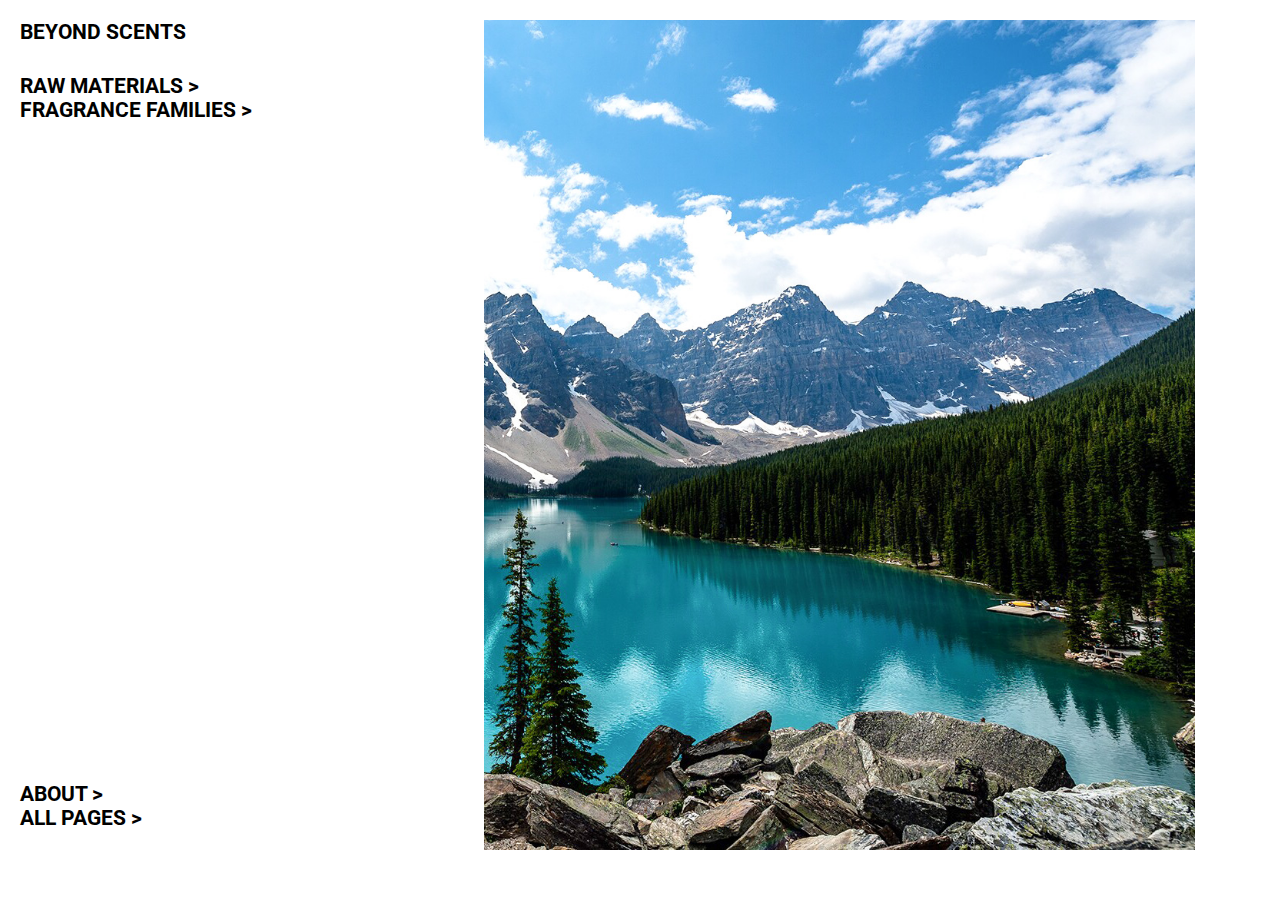
<file: index.html>
<!DOCTYPE html>
<html>
<head>
	<meta charset="utf-8">
	<title>BEYOND SCENTS</title>
	<link href="https://fonts.googleapis.com/css2?family=Roboto:ital,wght@0,100;0,300;0,400;0,500;0,700;0,900;1,100;1,300;1,400;1,500;1,700;1,900&display=swap" rel="stylesheet">
	<link rel="stylesheet" type="text/css" href="./css/style.css">
	<meta name="description" content="To express the scent through various senses.">
	<meta property="og:type" content="website">
	<meta property="og:url" content="https://min-jii.github.io/06-15-index/">
	<meta property="og:image" content="./img/img0.jpg">
	<meta property="og:title" content="BEYOND SCENTS">
	<meta property="og:description" content="To express the scent through various senses.">
	<link rel="shortcut icon" href="./img/favicon.ico" type="image/x-icon">
	<link rel="icon" href="./img/favicon.ico" type="image/x-icon">
</head>
<body>
	<section>
		<div class="row flexbox">
			<div class="row col-3 grayhover">
				<div>
					<h1>
					<a href="index.html" target="_new" class="menu">BEYOND SCENTS</a>
					</h1>
					<h1 style="margin-top: 30px;">
					<a href="a.html" target="_new" class="menu">RAW MATERIALS ></a>
					<a href="b.html" target="_new" class="menu">FRAGRANCE FAMILIES ></a>
					</h1>
				</div>
				<div style="margin-top: 660px;">
					<h1>
					<a href="j.html" target="_new" class="menu">ABOUT ></a><br>
					<a href="i.html" target="_new" class="menu">ALL PAGES ></a><br>
					</h1>
				</div>			
			</div>
			<div class="row col-2"></div>
			<div class="row col-8">
				<img src="./img/img1.jpg" style="padding-top: 10px;">
			</div>
		</div>	
	</section>
</body>
</html>
</file>
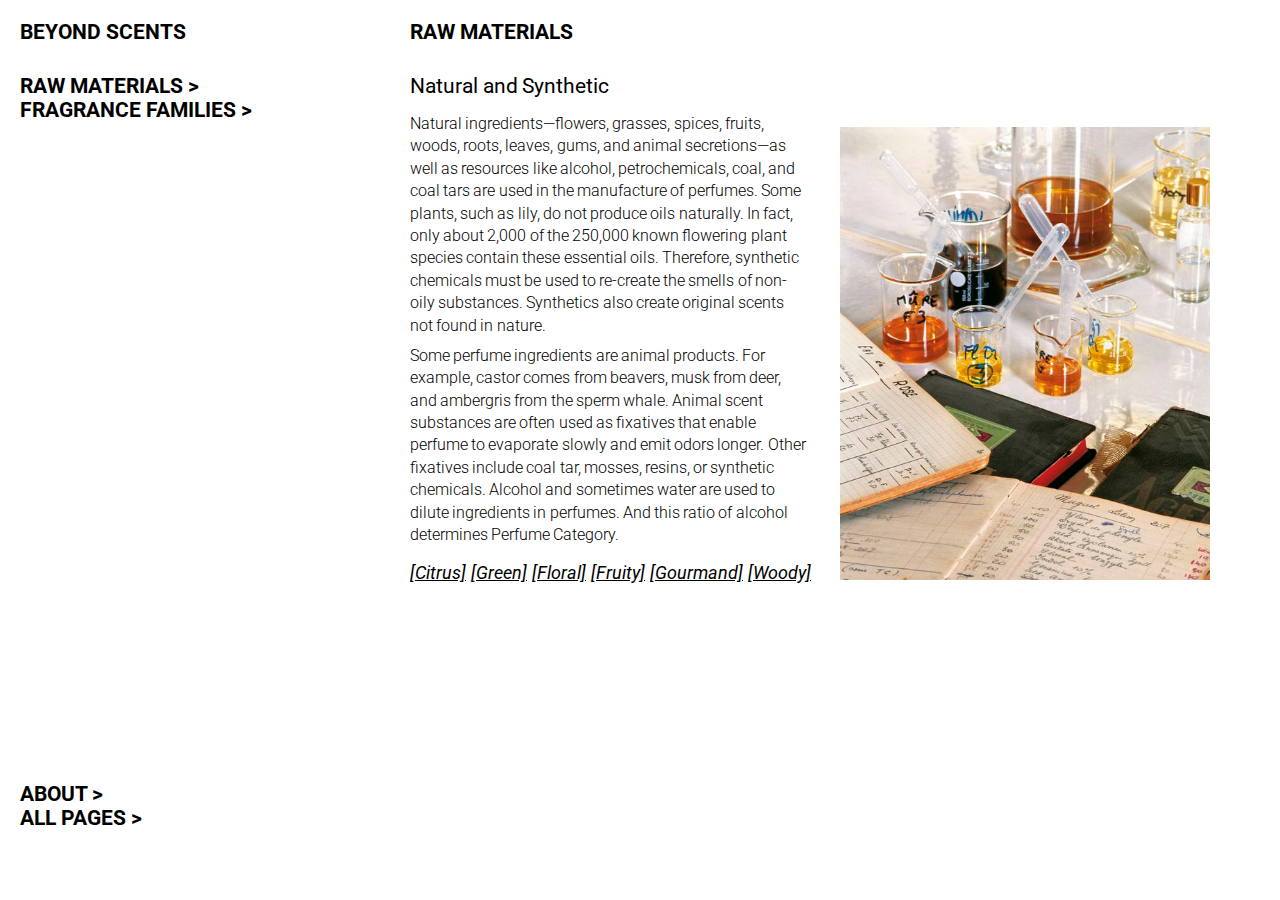
<file: a.html>
<!DOCTYPE html>
<html>
<head>
	<meta charset="utf-8">
	<title>BEYOND SCENTS</title>
	<link href="https://fonts.googleapis.com/css2?family=Roboto:ital,wght@0,100;0,300;0,400;0,500;0,700;0,900;1,100;1,300;1,400;1,500;1,700;1,900&display=swap" rel="stylesheet">
	<link rel="stylesheet" type="text/css" href="./css/style.css">
	<meta name="description" content="To express the scent through various senses.">
	<meta property="og:type" content="website">
	<meta property="og:url" content="https://min-jii.github.io/06-15-index/">
	<meta property="og:image" content="./img/img0.jpg">
	<meta property="og:title" content="BEYOND SCENTS">
	<meta property="og:description" content="To express the scent through various senses.">
	<link rel="shortcut icon" href="./img/favicon.ico" type="image/x-icon">
	<link rel="icon" href="./img/favicon.ico" type="image/x-icon">
</head>
<body>
	<section>
		<div class="row flexbox">
			<div class="row col-3 grayhover">
				<div>
					<h1>
					<a href="index.html" target="_new" class="menu">BEYOND SCENTS</a>
					</h1>
					<h1 style="margin-top: 30px;">
					<a href="a.html" target="_new" class="menu">RAW MATERIALS ></a>
					<a href="b.html" target="_new" class="menu">FRAGRANCE FAMILIES ></a>
					</h1>
				</div>
				<div style="margin-top: 660px;">
					<h1>
					<a href="j.html" target="_new" class="menu">ABOUT ></a><br>
					<a href="i.html" target="_new" class="menu">ALL PAGES ></a><br>
					</h1>
				</div>	
			</div>
			<div class="row col-1"></div>
			<div class="row col-4" style="margin-left: 10px;">
				<h1 style="margin-top: 10px;">RAW MATERIALS</h1>
				<h2 style="margin-top: 30px;">Natural and Synthetic </h2>
				<p style="margin-top: 15px;">Natural ingredients—flowers, grasses, spices, fruits, woods, roots, leaves, gums, and animal secretions—as well as resources like alcohol, petrochemicals, coal, and coal tars are used in the manufacture of perfumes. Some plants, such as lily, do not produce oils naturally. In fact, only about 2,000 of the 250,000 known flowering plant species contain these essential oils. Therefore, synthetic chemicals must be used to re-create the smells of non-oily substances. Synthetics also create original scents not found in nature.</p>
				<p>
				Some perfume ingredients are animal products. For example, castor comes from beavers, musk from deer, and ambergris from the sperm whale. Animal scent substances are often used as fixatives that enable perfume to evaporate slowly and emit odors longer. Other fixatives include coal tar, mosses, resins, or synthetic chemicals. Alcohol and sometimes water are used to dilute ingredients in perfumes. And this ratio of alcohol determines Perfume Category.</p>
				<div style="margin-left: 0px; margin-top: 15px;" class="flexbox">
					<p class="abmenu citrushover"><i><a href="c.html" target="_new" class="menu">[Citrus]</a>
					</i></p>
					<p class="abmenu greenhover"><i><a href="d.html" target="_new" class="menu">[Green]</a>
					</i></p>
					<p class="abmenu floralhover"><i><a href="e.html" target="_new" class="menu">[Floral]</a>
					</i></p>
					<p class="abmenu fruityhover"><i><a href="f.html" target="_new" class="menu">[Fruity]</a>
					</i></p>
					<p class="abmenu gourmandhover"><i><a href="g.html" target="_new" class="menu">[Gourmand]
					</a></i></p>
					<p class="abmenu woodyhover"><i><a href="h.html" target="_new" class="menu" style="margin-right: 0px;">[Woody]</a>
					</i></p>
				</div>	
			</div>
			<div class="row col-4">
				<img src="./img/img2.jpg" style="padding-top: 117px; margin-left: 15px;">
			</div>
		</div>	
	</section>
</body>	
</html>
</file>
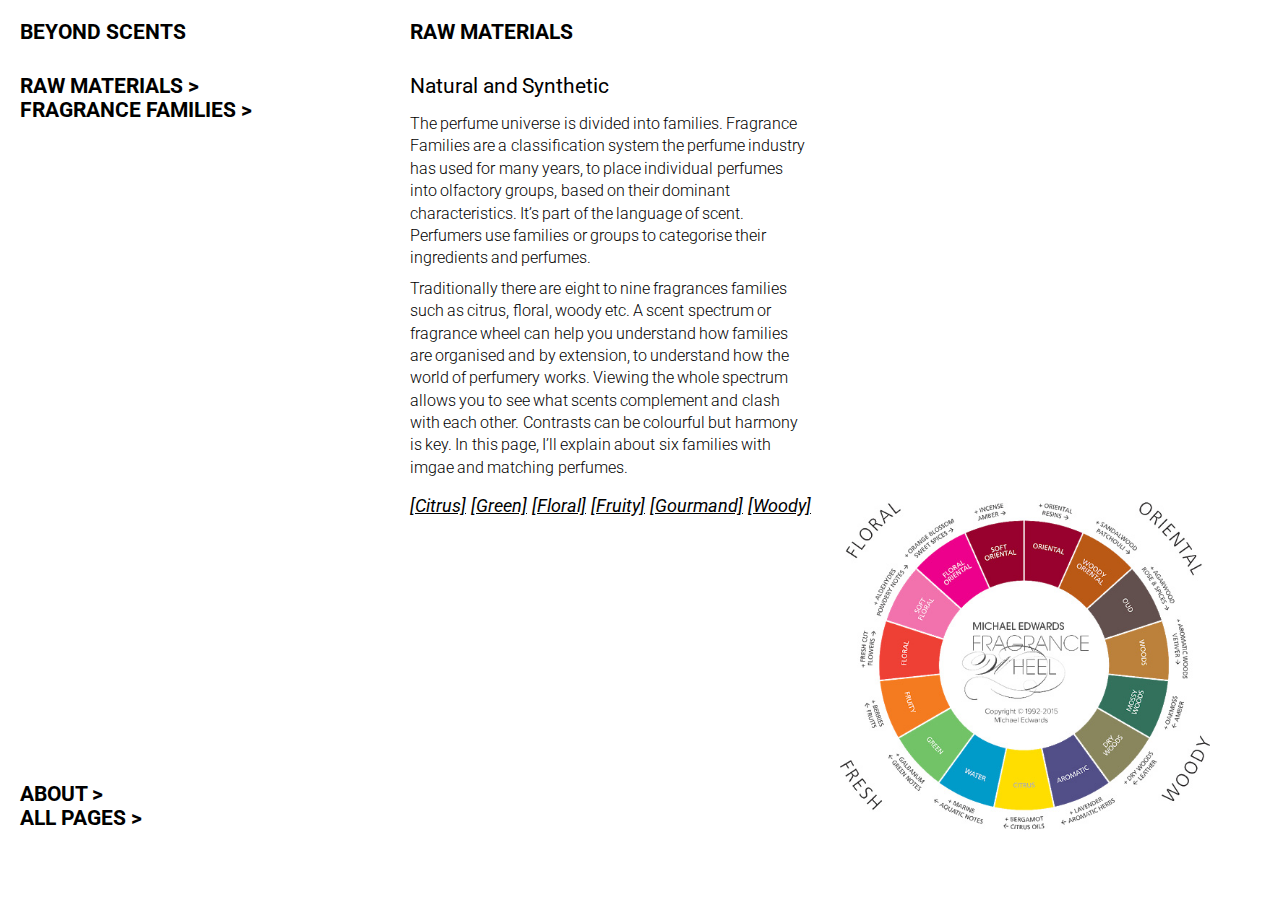
<file: b.html>
<!DOCTYPE html>
<html>
<head>
	<meta charset="utf-8">
	<title>BEYOND SCENTS</title>
	<link href="https://fonts.googleapis.com/css2?family=Roboto:ital,wght@0,100;0,300;0,400;0,500;0,700;0,900;1,100;1,300;1,400;1,500;1,700;1,900&display=swap" rel="stylesheet">
	<link rel="stylesheet" type="text/css" href="./css/style.css">
	<meta name="description" content="To express the scent through various senses.">
	<meta property="og:type" content="website">
	<meta property="og:url" content="https://min-jii.github.io/06-15-index/">
	<meta property="og:image" content="./img/img0.jpg">
	<meta property="og:title" content="BEYOND SCENTS">
	<meta property="og:description" content="To express the scent through various senses.">
	<link rel="shortcut icon" href="./img/favicon.ico" type="image/x-icon">
	<link rel="icon" href="./img/favicon.ico" type="image/x-icon">
</head>
<body>
	<section>
		<div class="row flexbox">
			<div class="row col-3 grayhover">
				<div>
					<h1>
					<a href="index.html" target="_new" class="menu">BEYOND SCENTS</a>
					</h1>
					<h1 style="margin-top: 30px;">
					<a href="a.html" target="_new" class="menu">RAW MATERIALS ></a>
					<a href="b.html" target="_new" class="menu">FRAGRANCE FAMILIES ></a>
					</h1>
				</div>
				<div style="margin-top: 660px;">
					<h1>
					<a href="j.html" target="_new" class="menu">ABOUT ></a><br>
					<a href="i.html" target="_new" class="menu">ALL PAGES ></a><br>
					</h1>
				</div>	
			</div>
			<div class="row col-1"></div>
			<div class="row col-4" style="margin-left: 10px;">
				<h1 style="margin-top: 10px;">RAW MATERIALS</h1>
				<h2 style="margin-top: 30px;">Natural and Synthetic </h2>
				<p style="margin-top: 15px;">The perfume universe is divided into families. Fragrance Families are a classification system the perfume industry has used for many years, to place individual perfumes into olfactory groups, based on their dominant characteristics. It’s part of the language of scent. Perfumers use families or groups to categorise their ingredients and perfumes.</p>
				<p>
				Traditionally there are eight to nine fragrances families such as citrus, floral, woody etc. A scent spectrum or fragrance wheel can help you understand how families are organised and by extension, to understand how the world of perfumery works. Viewing the whole spectrum allows you to see what scents complement and clash with each other. Contrasts can be colourful but harmony is key. In this page, I’ll explain about six families with imgae and matching perfumes.</p>
				<div style="margin-left: 0px; margin-top: 15px;" class="flexbox">
					<p class="abmenu citrushover"><i><a href="c.html" target="_new" class="menu">[Citrus]</a>
					</i></p>
					<p class="abmenu greenhover"><i><a href="d.html" target="_new" class="menu">[Green]</a>
					</i></p>
					<p class="abmenu floralhover"><i><a href="e.html" target="_new" class="menu">[Floral]</a>
					</i></p>
					<p class="abmenu fruityhover"><i><a href="f.html" target="_new" class="menu">[Fruity]</a>
					</i></p>
					<p class="abmenu gourmandhover"><i><a href="g.html" target="_new" class="menu">[Gourmand]
					</a></i></p>
					<p class="abmenu woodyhover"><i><a href="h.html" target="_new" class="menu" style="margin-right: 0px;">[Woody]</a>
					</i></p>
				</div>	
			</div>
			<div class="row col-4">
				<img src="./img/img3.jpg" style="padding-top: 490px; margin-left: 15px;">
			</div>
		</div>	
	</section>
</body>
</html>
</file>
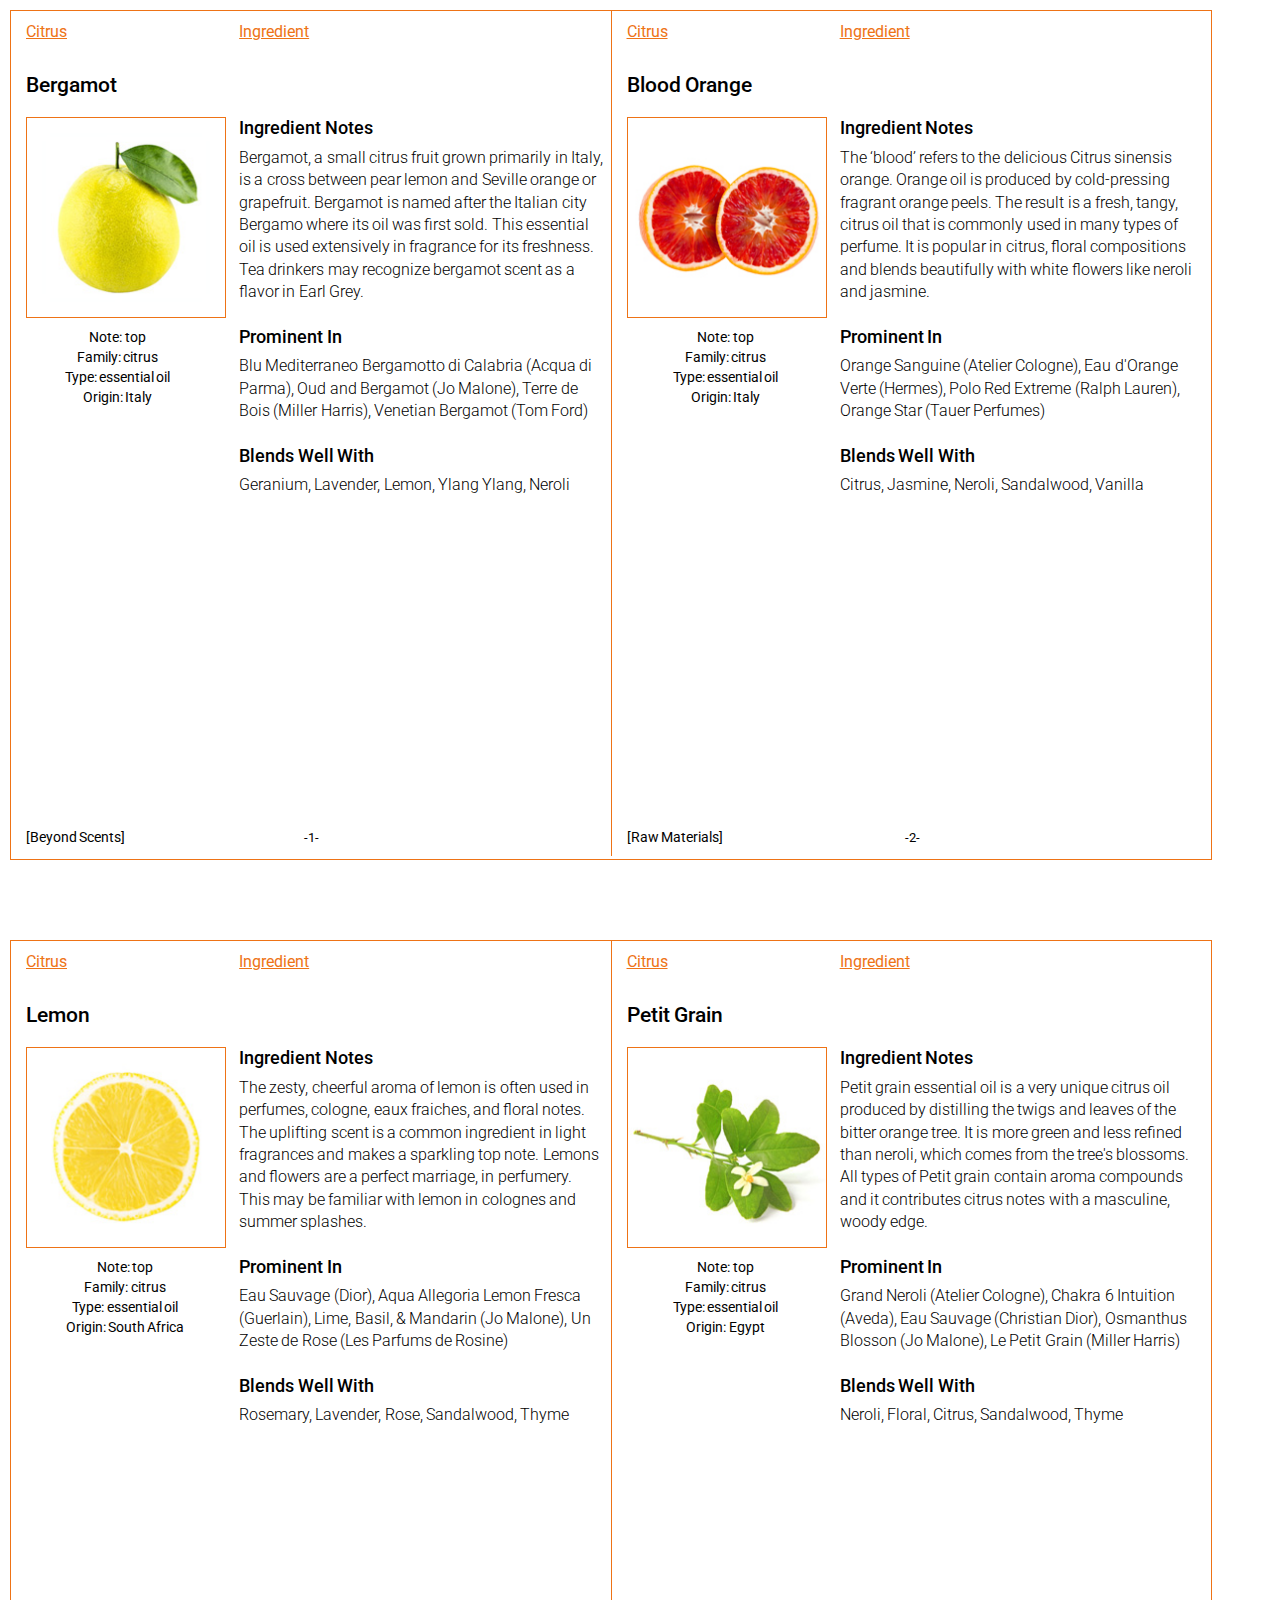
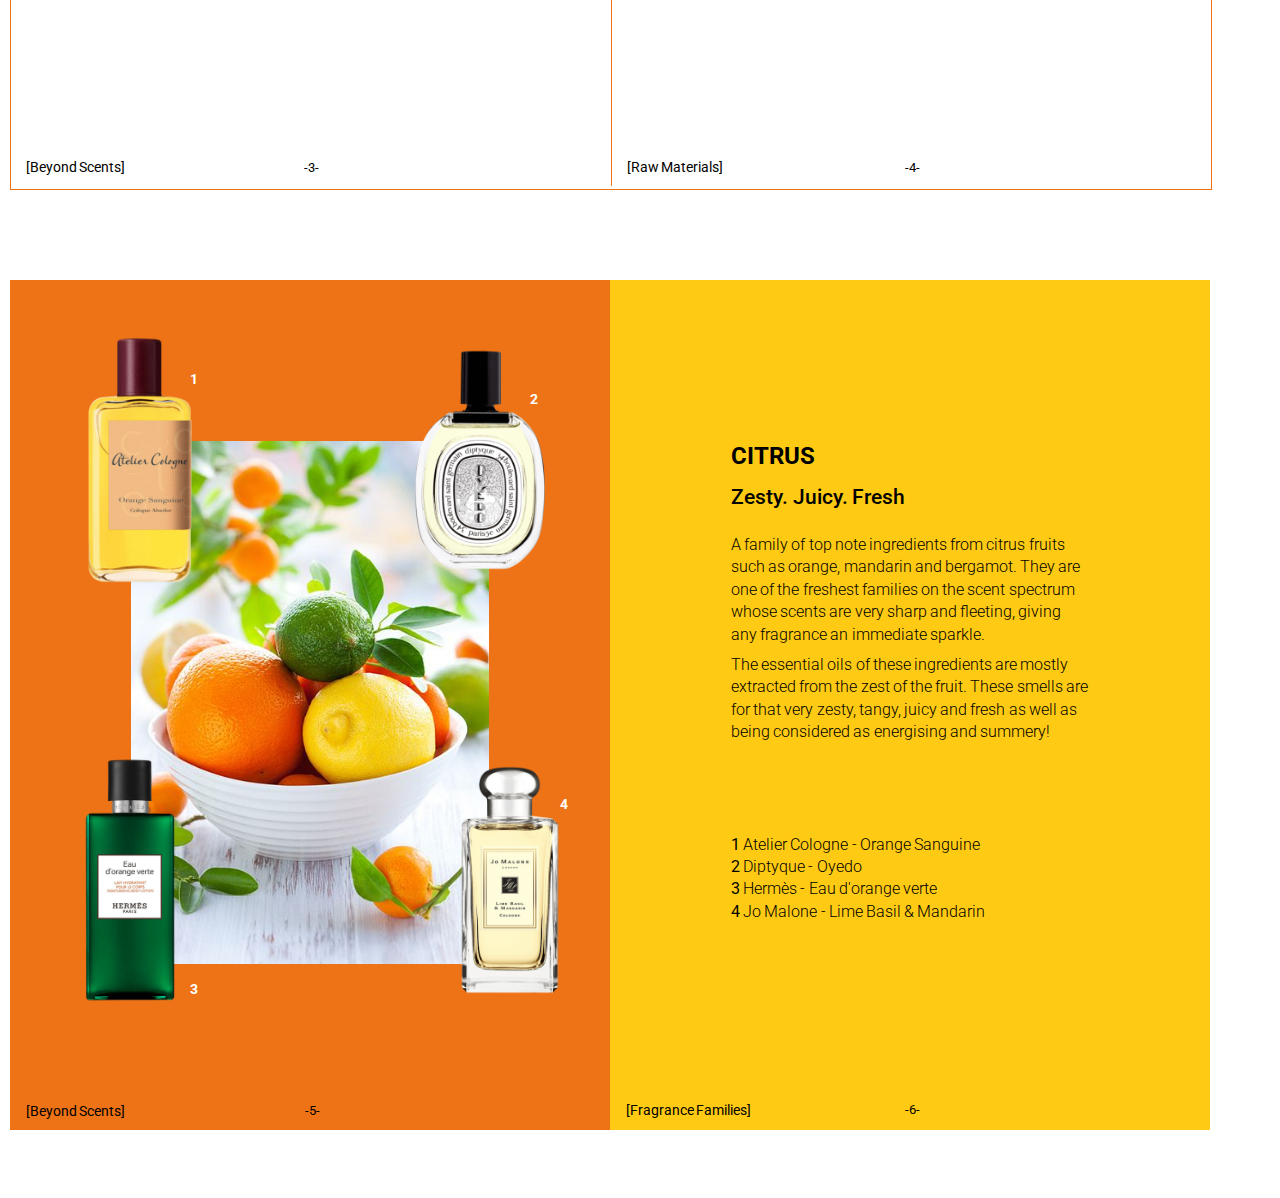
<file: c.html>
<!DOCTYPE html>
<html>
<head>
	<meta charset="utf-8">
	<title>BEYOND SCENTS</title>
	<link href="https://fonts.googleapis.com/css2?family=Roboto:ital,wght@0,100;0,300;0,400;0,500;0,700;0,900;1,100;1,300;1,400;1,500;1,700;1,900&display=swap" rel="stylesheet">
	<link rel="stylesheet" type="text/css" href="./css/style.css">
	<link rel="stylesheet" type="text/css" href="./css/c.css">
	<meta name="description" content="To express the scent through various senses.">
	<meta property="og:type" content="website">
	<meta property="og:url" content="https://min-jii.github.io/06-15-index/">
	<meta property="og:image" content="./img/img0.jpg">
	<meta property="og:title" content="BEYOND SCENTS">
	<meta property="og:description" content="To express the scent through various senses.">
	<link rel="shortcut icon" href="./img/favicon.ico" type="image/x-icon">
	<link rel="icon" href="./img/favicon.ico" type="image/x-icon">
</head>
<body>
	<section style="border: 1.5px solid #ee7316; width: 1200px; height:848px; margin: 10px;">
		<div class="row flexbox page">
			<div class="row col-2" style="margin-left: 15px;">
				<p class="pagemenu" style="color: #ee7316; text-decoration: underline;">Citrus</p>
				<h3>Bergamot</h3>
				<img src="./img/img4.jpg" style="border: 1px solid #ee7316;">
				<p style="font-size: 0.9rem; font-weight: 400; text-align: center; margin-left: -15px; margin-top: 10px;">
					Note: top <br>Family: citrus<br>Type: essential oil<br>Origin: Italy
				</p>
				<p class="pagemenu pagefont citrushover" style="margin-top: 420px;">
				<a href="index.html" target="_new" class="menu">[Beyond Scents]</a></p>
			</div>
			<div class="row col-4" style="width: 30.8%">
				<p class="pagemenu" style="color: #ee7316; text-decoration: underline;">Ingredient</p>
				<h4 style="margin-top: 75px;">Ingredient Notes</h4>
				<p style="margin-top: -15px;">Bergamot, a small citrus fruit grown primarily in Italy, is a cross between pear lemon and Seville orange or grapefruit. Bergamot is named after the Italian city Bergamo where its oil was first sold. This essential oil is used extensively in fragrance for its freshness. Tea drinkers may recognize bergamot scent as a flavor in Earl Grey.</p>
				<h4>Prominent In</h4>
				<p style="margin-top: -15px;">Blu Mediterraneo Bergamotto di Calabria (Acqua di Parma), Oud and Bergamot (Jo Malone), Terre de Bois (Miller Harris), Venetian Bergamot (Tom Ford)</p>
				<h4>Blends Well With</h4>
				<p style="margin-top: -15px;">Geranium, Lavender, Lemon, Ylang Ylang, Neroli</p>
				<p class="pagenumber" style="margin-top: 332px;">-1-</p>
			</div>
			<div style="border-left: 1px solid #ee7316; margin-top: 0px; margin-left: 0px;"></div>
			<div class="row col-2" style="margin-left: 15px;">
				<p class="pagemenu" style="color: #ee7316; text-decoration: underline;">Citrus</p>
				<h3>Blood Orange</h3>
				<img src="./img/img5.jpg" style="border: 1px solid #ee7316;;">
				<p style="font-size: 0.9rem; font-weight: 400; text-align: center; margin-top: 10px;">
					Note: top <br>Family: citrus<br>Type: essential oil<br>Origin: Italy
				</p>
				<p class="pagemenu pagefont citrushover" style="margin-top: 420px;">
				<a href="a.html" target="_new" class="menu">[Raw Materials]</a></p>
			</div>
			<div class="row col-4" style="width: 30.8%">
				<p class="pagemenu" style="color: #ee7316; text-decoration: underline;">Ingredient</p>
				<h4 style="margin-top: 75px;">Ingredient Notes</h4>
				<p style="margin-top: -15px;">The ‘blood’ refers to the delicious Citrus sinensis orange. Orange oil is produced by cold-pressing fragrant orange peels. The result is a fresh, tangy, citrus oil that is commonly used in many types of perfume. It is popular in citrus, floral compositions and blends beautifully with white flowers like neroli and jasmine.</p>
				<h4>Prominent In</h4>
				<p style="margin-top: -15px;">Orange Sanguine (Atelier Cologne), Eau d'Orange Verte (Hermes), Polo Red Extreme (Ralph Lauren), Orange Star (Tauer Perfumes)</p>
				<h4>Blends Well With</h4>
				<p style="margin-top: -15px;">Citrus, Jasmine, Neroli, Sandalwood, Vanilla</p>
				<p class="pagenumber" style="margin-top: 332px;">-2-</p>
			</div>
		</div>	
	</section>
	<section style="margin-top: 80px;"></section>
	<section style="border: 1.5px solid #ee7316; width: 1200px; height:848px; margin: 10px;">
		<div class="row flexbox page">
			<div class="row col-2" style="margin-left: 15px;">
				<p class="pagemenu" style="color: #ee7316; text-decoration: underline;">Citrus</p>
				<h3>Lemon</h3>
				<img src="./img/img6.jpg" style="border: 1px solid #ee7316;;">
				<p style="font-size: 0.9rem; font-weight: 400; text-align: center; margin-top: 10px;">
					Note: top <br>Family: citrus<br>Type: essential oil<br>Origin: South Africa
				</p>
				<p class="pagemenu pagefont citrushover" style="margin-top: 420px;">
				<a href="index.html" target="_new" class="menu">[Beyond Scents]</a></p>
			</div>
			<div class="row col-4" style="width: 30.8%">
				<p class="pagemenu" style="color: #ee7316; text-decoration: underline;">Ingredient</p>
				<h4 style="margin-top: 75px;">Ingredient Notes</h4>
				<p style="margin-top: -15px;">The zesty, cheerful aroma of lemon is often used in perfumes, cologne, eaux fraiches, and floral notes. The uplifting scent is a common ingredient in light fragrances and makes a sparkling top note. Lemons and flowers are a perfect marriage, in perfumery. This may be familiar with lemon in colognes and summer splashes.</p>
				<h4>Prominent In</h4>
				<p style="margin-top: -15px;">Eau Sauvage (Dior), Aqua Allegoria Lemon Fresca (Guerlain), Lime, Basil, & Mandarin (Jo Malone), Un Zeste de Rose (Les Parfums de Rosine)</p>
				<h4>Blends Well With</h4>
				<p style="margin-top: -15px;">Rosemary, Lavender, Rose, Sandalwood, Thyme</p>
				<p class="pagenumber" style="margin-top: 332px;">-3-</p>
			</div>
			<div style="border-left: 1px solid #ee7316; margin-top: 0px; margin-left: 0px;"></div>
			<div class="row col-2" style="margin-left: 15px;">
				<p class="pagemenu" style="color: #ee7316; text-decoration: underline;">Citrus</p>
				<h3>Petit Grain</h3>
				<img src="./img/img7.jpg" style="border: 1px solid #ee7316;;">
				<p style="font-size: 0.9rem; font-weight: 400; text-align: center; margin-top: 10px;">
					Note: top <br>Family: citrus<br>Type: essential oil<br>Origin: Egypt
				</p>
				<p class="pagemenu pagefont citrushover" style="margin-top: 420px;">
				<a href="a.html" target="_new" class="menu">[Raw Materials]</a></p>
			</div>
			<div class="row col-4" style="width: 30.8%">
				<p class="pagemenu" style="color: #ee7316; text-decoration: underline;">Ingredient</p>
				<h4 style="margin-top: 75px;">Ingredient Notes</h4>
				<p style="margin-top: -15px;">Petit grain essential oil is a very unique citrus oil produced by distilling the twigs and leaves of the bitter orange tree. It is more green and less refined than neroli, which comes from the tree's blossoms. All types of Petit grain contain aroma compounds and it contributes citrus notes with a masculine, woody edge.</p>
				<h4>Prominent In</h4>
				<p style="margin-top: -15px;">Grand Neroli (Atelier Cologne), Chakra 6 Intuition (Aveda), Eau Sauvage (Christian Dior), Osmanthus Blosson (Jo Malone), Le Petit Grain (Miller Harris)</p>
				<h4>Blends Well With</h4>
				<p style="margin-top: -15px;">Neroli, Floral, Citrus, Sandalwood, Thyme</p>
				<p class="pagenumber" style="margin-top: 332px;">-4-</p>
			</div>
		</div>	
	</section>
	<section style="margin-top: 80px;"></section>
	<section style="width: 1200px; height:848px; margin: 10px;">
		<div class="row flexbox page">
			<div class="row col-6" style="width: 50%; margin-left: 0px; background: #ee7316;"> 
				<div style="margin: 121px; margin-bottom: 128px; padding-top: 40px;">
					<img src="./img/img8.jpg">
					<img src="./img-a/img1.png" id="abs1">
					<img src="./img-a/img2.png" id="abs2">
					<img src="./img-a/img3.png" id="abs3">
					<img src="./img-a/img4.png" id="abs4">
					<p id="abs5" class="smalltext">1</p>
					<p id="abs6" class="smalltext">2</p>
					<p id="abs7" class="smalltext">3</p>
					<p id="abs8" class="smalltext">4</p>
				</div>
				<div class="flexbox">
					<div class="row col-3" style="margin-left: 6px;">	
						<p class="pagemenu pagefont whitehover">
						<a href="index.html" target="_new" class="menu">[Beyond Scents]</a></p>
					</div>
					<div class="row col-3" style="margin-left: 61px; color: black; z-index: 1;">
						<p class="pagenumber">-5-</p>
					</div>
				</div>
			</div>			
			<div class="row col-6" style="width: 50%; margin-left: 0px; background: #ffca13;">
				<div style="margin: 121px; margin-top: 162px; margin-bottom: 168px;">
					<h1 style="font-size: 1.5rem;">CITRUS</h1>
					<h3 style="margin-top: 15px; margin-bottom: 25px;">Zesty. Juicy. Fresh</h3>
					<p>A family of top note ingredients from citrus fruits such as orange, mandarin and bergamot. They are one of the freshest families on the scent spectrum whose scents are very sharp and fleeting, giving any fragrance an immediate sparkle.</p><p>The essential oils of these ingredients are mostly extracted from the zest of the fruit. These smells are for that very zesty, tangy, juicy and fresh as well as being considered as energising and summery!</p>
					<p style="margin-left: 0px; margin-top: 90px;">
						<b>1</b> Atelier Cologne - Orange Sanguine<br>
						<b>2</b> Diptyque - Oyedo<br>
						<b>3</b> Hermès - Eau d'orange verte<br>
						<b>4</b> Jo Malone - Lime Basil & Mandarin</p>
				</div>	
				<div class="flexbox">
					<div class="row col-3" style="margin-left: 6px;">
						<p class="pagemenu pagefont whitehover">
						<a href="b.html" target="_new" class="menu">[Fragrance Families]</a></p>
					</div>
					<div class="row col-3" style="margin-left: 61px;">
						<p class="pagenumber">-6-</p>
					</div>	
				</div>
			</div>
		</div>	
	</section>	
	<section style="margin-top: 80px;"></section>
</body>	
</html>
</file>
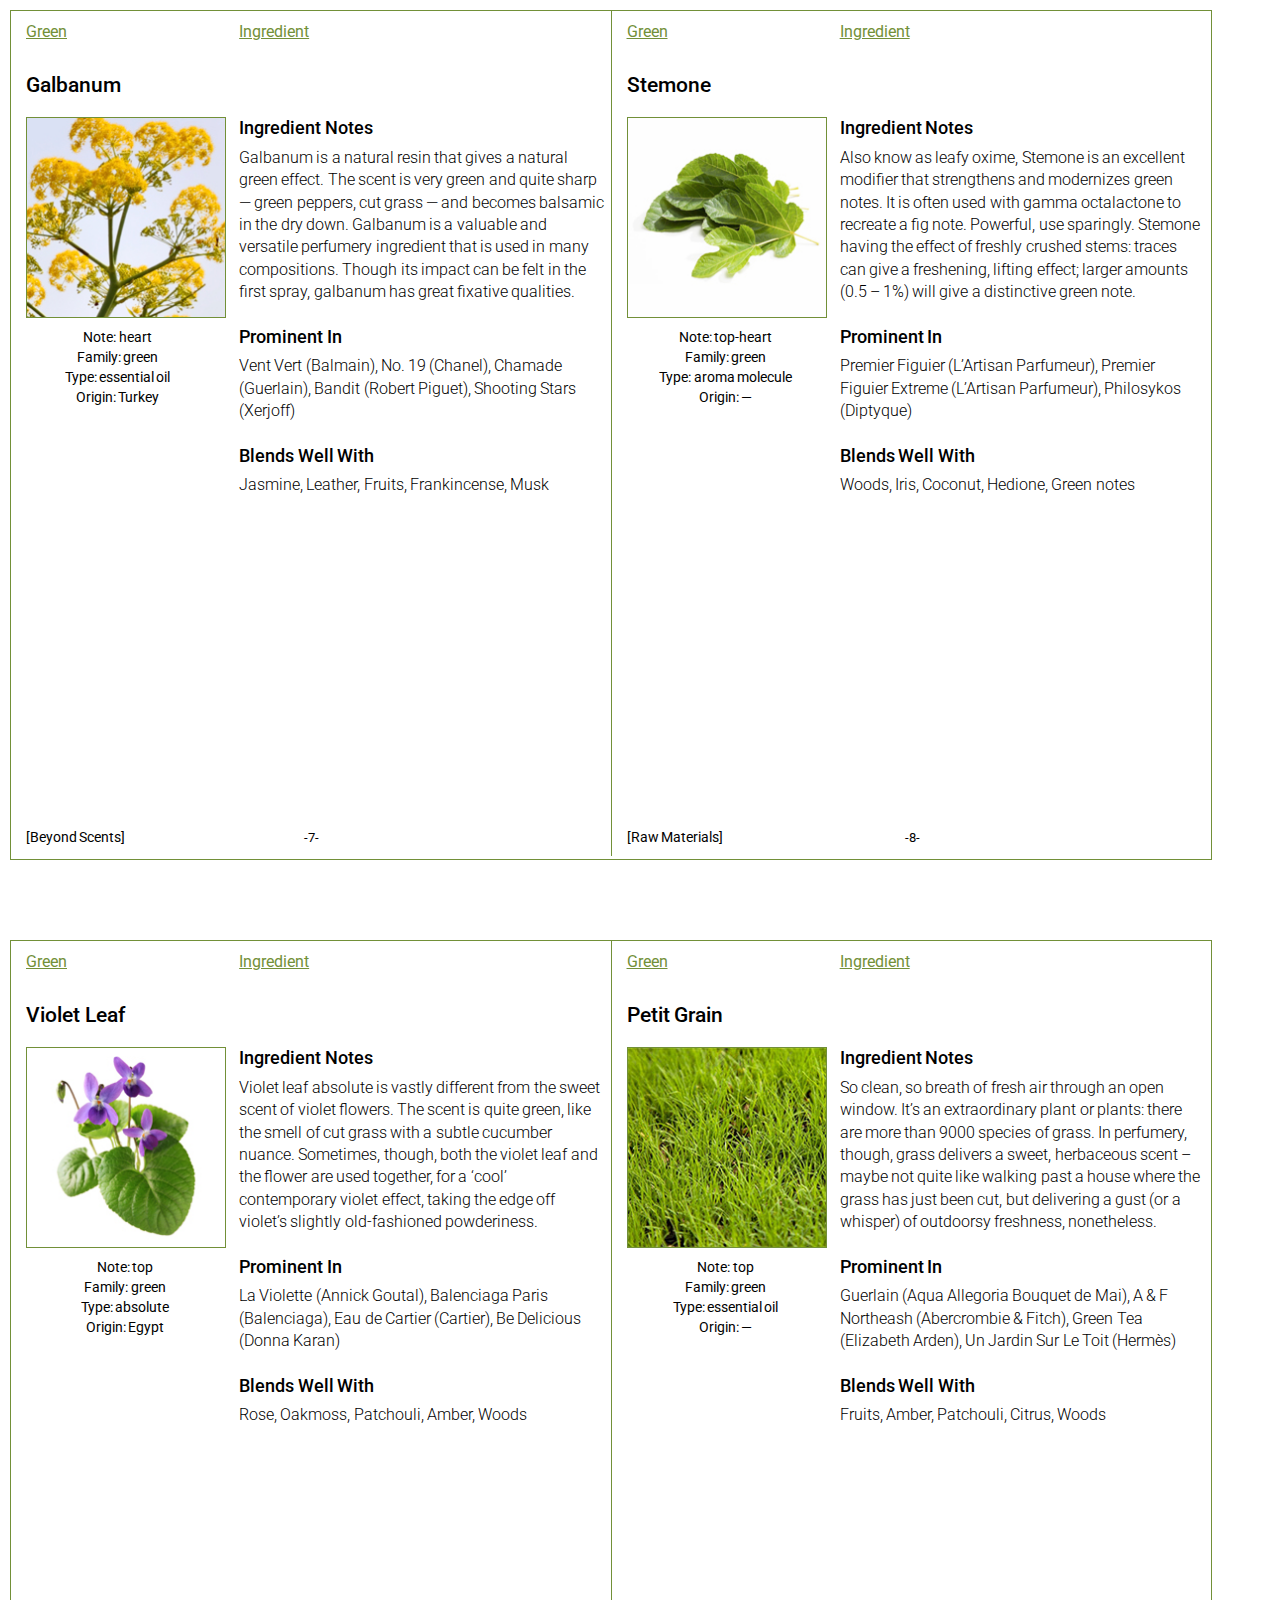
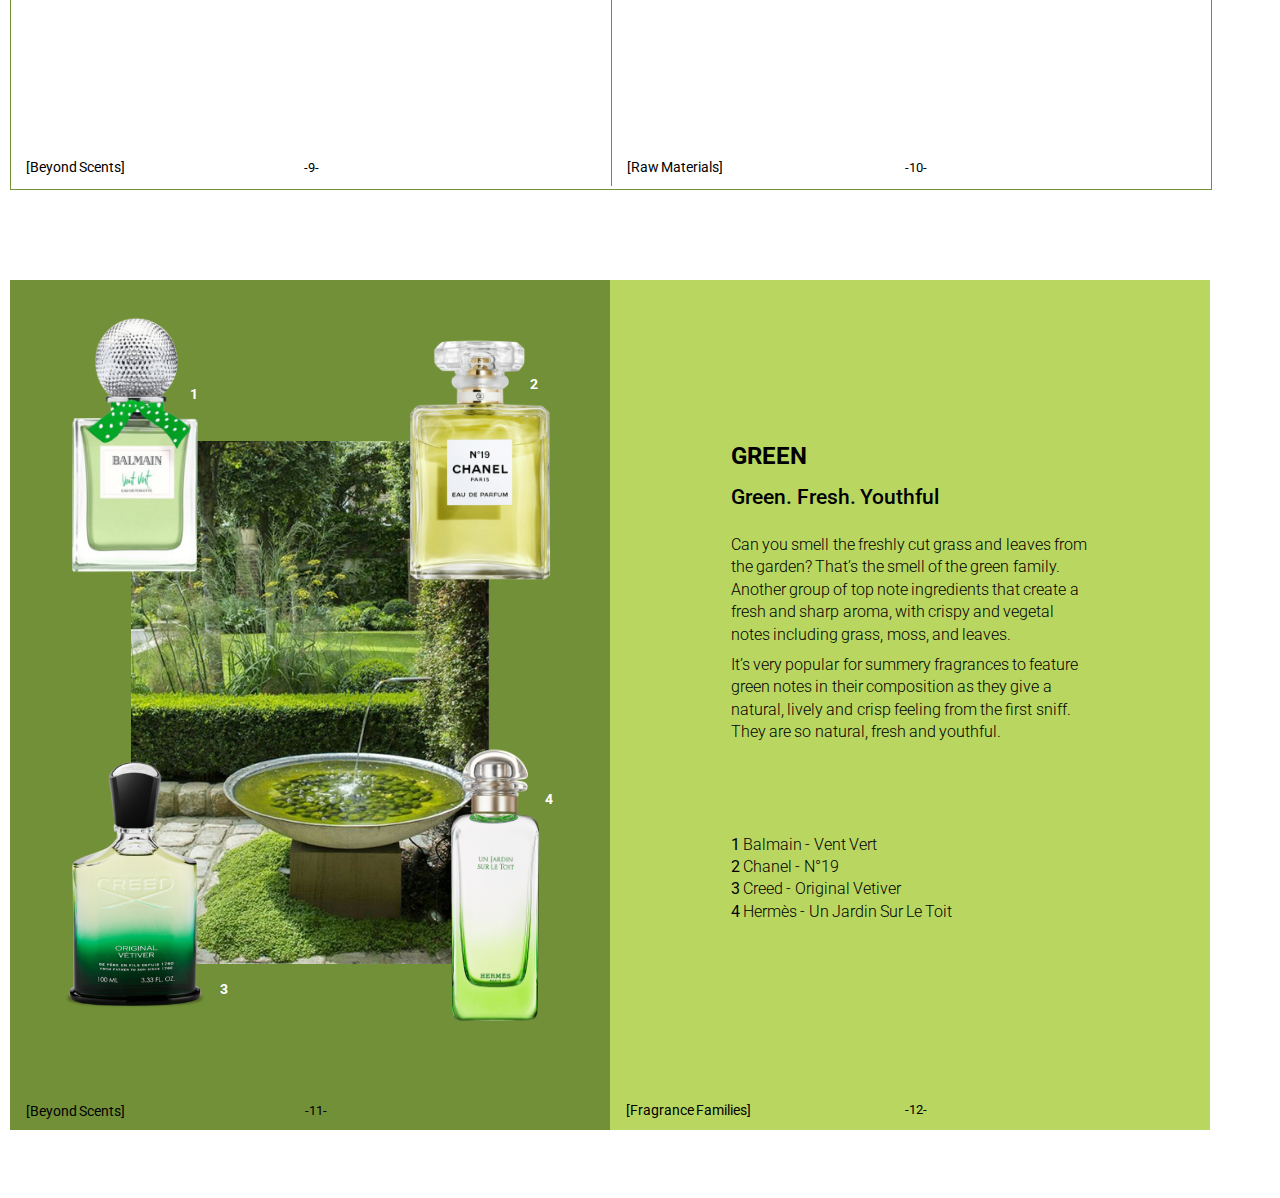
<file: d.html>
<!DOCTYPE html>
<html>
<head>
	<meta charset="utf-8">
	<title>BEYOND SCENTS</title>
	<link href="https://fonts.googleapis.com/css2?family=Roboto:ital,wght@0,100;0,300;0,400;0,500;0,700;0,900;1,100;1,300;1,400;1,500;1,700;1,900&display=swap" rel="stylesheet">
	<link rel="stylesheet" type="text/css" href="./css/style.css">
	<link rel="stylesheet" type="text/css" href="./css/d.css">
	<meta name="description" content="To express the scent through various senses.">
	<meta property="og:type" content="website">
	<meta property="og:url" content="https://min-jii.github.io/06-15-index/">
	<meta property="og:image" content="./img/img0.jpg">
	<meta property="og:title" content="BEYOND SCENTS">
	<meta property="og:description" content="To express the scent through various senses.">
	<link rel="shortcut icon" href="./img/favicon.ico" type="image/x-icon">
	<link rel="icon" href="./img/favicon.ico" type="image/x-icon">
</head>
<body>
	<section style="border: 1.5px solid #729038; width: 1200px; height:848px; margin: 10px;">
		<div class="row flexbox page">
			<div class="row col-2" style="margin-left: 15px;">
				<p class="pagemenu" style="color: #729038; text-decoration: underline;">Green</p>
				<h3>Galbanum</h3>
				<img src="./img/img9.jpg" style="border: 1px solid #729038;">
				<p style="font-size: 0.9rem; font-weight: 400; text-align: center; margin-left: -15px; margin-top: 10px;">
					Note: heart <br>Family: green<br>Type: essential oil<br>Origin: Turkey
				</p>
				<p class="pagemenu pagefont greenhover" style="margin-top: 420px;">
				<a href="index.html" target="_new" class="menu">[Beyond Scents]</a></p>
			</div>
			<div class="row col-4" style="width: 30.8%">
				<p class="pagemenu" style="color: #729038; text-decoration: underline;">Ingredient</p>
				<h4 style="margin-top: 75px;">Ingredient Notes</h4>
				<p style="margin-top: -15px;">Galbanum is a natural resin that gives a natural green effect. The scent is very green and quite sharp — green peppers, cut grass — and becomes balsamic in the dry down. Galbanum is a valuable and versatile perfumery ingredient that is used in many compositions. Though its impact can be felt in the first spray, galbanum has great fixative qualities. </p>
				<h4>Prominent In</h4>
				<p style="margin-top: -15px;">Vent Vert (Balmain), No. 19 (Chanel), Chamade (Guerlain), Bandit (Robert Piguet), Shooting Stars (Xerjoff)</p>
				<h4>Blends Well With</h4>
				<p style="margin-top: -15px;">Jasmine, Leather, Fruits, Frankincense, Musk</p>
				<p class="pagenumber" style="margin-top: 332px;">-7-</p>
			</div>
			<div style="border-left: 1px solid #729038; margin-top: 0px; margin-left: 0px;"></div>
			<div class="row col-2" style="margin-left: 15px;">
				<p class="pagemenu" style="color: #729038; text-decoration: underline;">Green</p>
				<h3>Stemone</h3>
				<img src="./img/img10.jpg" style="border: 1px solid #729038;">
				<p style="font-size: 0.9rem; font-weight: 400; text-align: center; margin-top: 10px;">
					Note: top-heart <br>Family: green<br>Type: aroma molecule<br>Origin: —
				</p>
				<p class="pagemenu pagefont greenhover" style="margin-top: 420px;">
				<a href="a.html" target="_new" class="menu">[Raw Materials]</a></p>
			</div>
			<div class="row col-4" style="width: 30.8%">
				<p class="pagemenu" style="color: #729038; text-decoration: underline;">Ingredient</p>
				<h4 style="margin-top: 75px;">Ingredient Notes</h4>
				<p style="margin-top: -15px;">Also know as leafy oxime, Stemone is an excellent modifier that strengthens and modernizes green notes. It is often used with gamma octalactone to recreate a fig note. Powerful, use sparingly. Stemone having the effect of freshly crushed stems: traces can give a freshening, lifting effect; larger amounts (0.5 – 1%) will give a distinctive green note.</p>
				<h4>Prominent In</h4>
				<p style="margin-top: -15px;">Premier Figuier (L’Artisan Parfumeur), Premier Figuier Extreme (L’Artisan Parfumeur), Philosykos (Diptyque)</p>
				<h4>Blends Well With</h4>
				<p style="margin-top: -15px;">Woods, Iris, Coconut, Hedione, Green notes</p>
				<p class="pagenumber" style="margin-top: 332px;">-8-</p>
			</div>
		</div>	
	</section>
	<section style="margin-top: 80px;"></section>
	<section style="border: 1.5px solid #729038; width: 1200px; height:848px; margin: 10px;">
		<div class="row flexbox page">
			<div class="row col-2" style="margin-left: 15px;">
				<p class="pagemenu" style="color: #729038; text-decoration: underline;">Green</p>
				<h3>Violet Leaf</h3>
				<img src="./img/img11.jpg" style="border: 1px solid #729038;">
				<p style="font-size: 0.9rem; font-weight: 400; text-align: center; margin-top: 10px;">
					Note: top <br>Family: green<br>Type: absolute<br>Origin: Egypt
				</p>
				<p class="pagemenu pagefont greenhover" style="margin-top: 420px;">
				<a href="index.html" target="_new" class="menu">[Beyond Scents]</a></p>
			</div>
			<div class="row col-4" style="width: 30.8%">
				<p class="pagemenu" style="color: #729038; text-decoration: underline;">Ingredient</p>
				<h4 style="margin-top: 75px;">Ingredient Notes</h4>
				<p style="margin-top: -15px;">Violet leaf absolute is vastly different from the sweet scent of violet flowers. The scent is quite green, like the smell of cut grass with a subtle cucumber nuance. Sometimes, though, both the violet leaf and the flower are used together, for a ‘cool’ contemporary violet effect, taking the edge off violet’s slightly old-fashioned powderiness.</p>
				<h4>Prominent In</h4>
				<p style="margin-top: -15px;">La Violette (Annick Goutal), Balenciaga Paris (Balenciaga), Eau de Cartier (Cartier), Be Delicious (Donna Karan)</p>
				<h4>Blends Well With</h4>
				<p style="margin-top: -15px;">Rose, Oakmoss, Patchouli, Amber, Woods</p>
				<p class="pagenumber" style="margin-top: 332px;">-9-</p>
			</div>
			<div style="border-left: 1px solid #729038; margin-top: 0px; margin-left: 0px;"></div>
			<div class="row col-2" style="margin-left: 15px;">
				<p class="pagemenu" style="color: #729038; text-decoration: underline;">Green</p>
				<h3>Petit Grain</h3>
				<img src="./img/img12.jpg" style="border: 1px solid #729038;">
				<p style="font-size: 0.9rem; font-weight: 400; text-align: center; margin-top: 10px;">
					Note: top <br>Family: green<br>Type: essential oil<br>Origin: —
				</p>
				<p class="pagemenu pagefont greenhover" style="margin-top: 420px;">
				<a href="a.html" target="_new" class="menu">[Raw Materials]</a></p>
			</div>
			<div class="row col-4" style="width: 30.8%">
				<p class="pagemenu" style="color: #729038; text-decoration: underline;">Ingredient</p>
				<h4 style="margin-top: 75px;">Ingredient Notes</h4>
				<p style="margin-top: -15px;">So clean, so breath of fresh air through an open window. It’s an extraordinary plant or plants: there are more than 9000 species of grass. In perfumery, though, grass delivers a sweet, herbaceous scent – maybe not quite like walking past a house where the grass has just been cut, but delivering a gust (or a whisper) of outdoorsy freshness, nonetheless.</p>
				<h4>Prominent In</h4>
				<p style="margin-top: -15px;">Guerlain (Aqua Allegoria Bouquet de Mai), A & F Northeash (Abercrombie & Fitch), Green Tea (Elizabeth Arden), Un Jardin Sur Le Toit (Hermès)</p>
				<h4>Blends Well With</h4>
				<p style="margin-top: -15px;">Fruits, Amber, Patchouli, Citrus, Woods</p>
				<p class="pagenumber" style="margin-top: 332px;">-10-</p>
			</div>
		</div>	
	</section>
	<section style="margin-top: 80px;"></section>
	<section style="width: 1200px; height:848px; margin: 10px;">
		<div class="row flexbox page">
			<div class="row col-6" style="width: 50%; margin-left: 0px; background: #729038;"> 
				<div style="margin: 121px; margin-bottom: 128px; padding-top: 40px;">
					<img src="./img/img29.jpg">
					<img src="./img-a/img5.png" id="abs9">
					<img src="./img-a/img6.png" id="abs10">
					<img src="./img-a/img7.png" id="abs11">
					<img src="./img-a/img8.png" id="abs12">
					<p id="abs13" class="smalltext">1</p>
					<p id="abs14" class="smalltext">2</p>
					<p id="abs15" class="smalltext">3</p>
					<p id="abs16" class="smalltext">4</p>
				</div>
				<div class="flexbox">
					<div class="row col-3" style="margin-left: 6px;">	
						<p class="pagemenu pagefont whitehover">
						<a href="index.html" target="_new" class="menu">[Beyond Scents]</a></p>
					</div>
					<div class="row col-3" style="margin-left: 61px; color: black; z-index: 1;">
						<p class="pagenumber">-11-</p>
					</div>
				</div>
			</div>			
			<div class="row col-6" style="width: 50%; margin-left: 0px; background: #b9d660;">
				<div style="margin: 121px; margin-top: 162px; margin-bottom: 168px;">
					<h1 style="font-size: 1.5rem;">GREEN</h1>
					<h3 style="margin-top: 15px; margin-bottom: 25px;">Green. Fresh. Youthful</h3>
					<p>Can you smell the freshly cut grass and leaves from the garden? That’s the smell of the green family. Another group of top note ingredients that create a fresh and sharp aroma, with crispy and vegetal notes including grass, moss, and leaves.</p>
					<p>It’s very popular for summery fragrances to feature green notes in their composition as they give a natural, lively and crisp feeling from the first sniff. They are so natural, fresh and youthful.</p>
					<p style="margin-left: 0px; margin-top: 90px;">
						<b>1</b> Balmain - Vent Vert<br>
						<b>2</b> Chanel - N°19<br>
						<b>3</b> Creed - Original Vetiver<br>
						<b>4</b> Hermès - Un Jardin Sur Le Toit</p>
				</div>	
				<div class="flexbox">
					<div class="row col-3" style="margin-left: 6px;">
						<p class="pagemenu pagefont whitehover">
						<a href="b.html" target="_new" class="menu">[Fragrance Families]</a></p>
					</div>
					<div class="row col-3" style="margin-left: 61px;">
						<p class="pagenumber">-12-</p>
					</div>	
				</div>
			</div>
		</div>	
	</section>	
	<section style="margin-top: 80px;"></section>	
</body>	
</html>
</file>
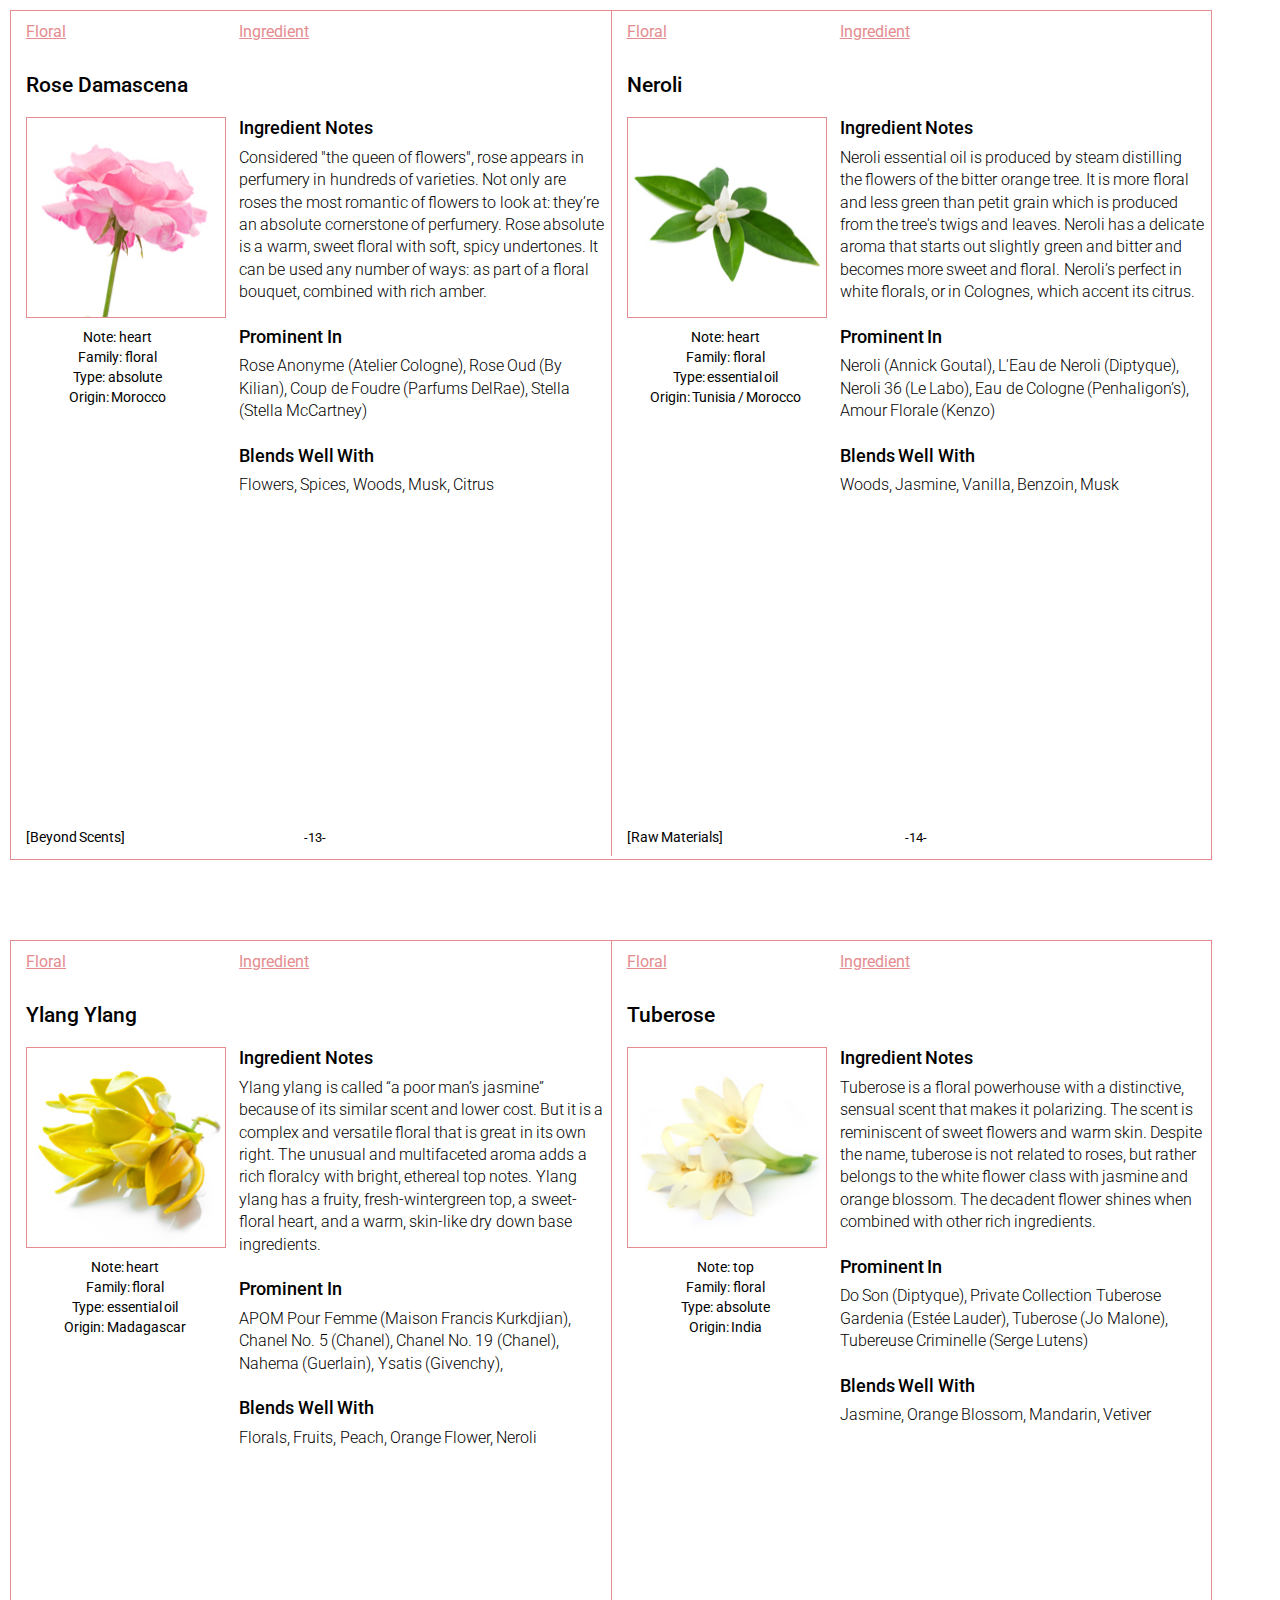
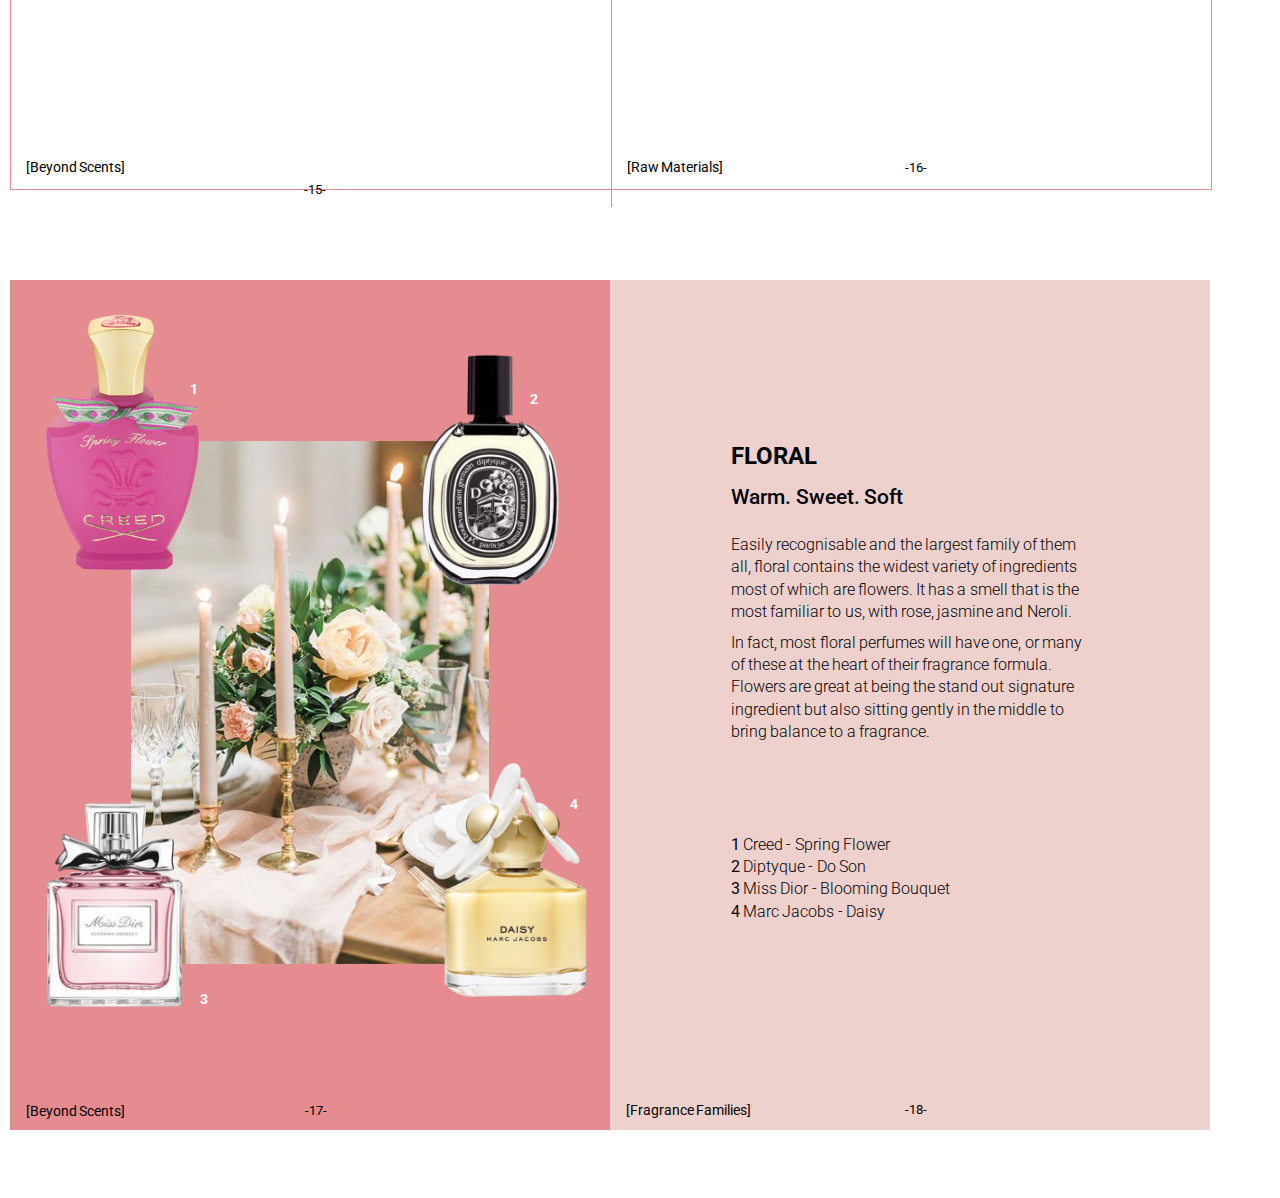
<file: e.html>
<!DOCTYPE html>
<html>
<head>
	<meta charset="utf-8">
	<title>BEYOND SCENTS</title>
	<link href="https://fonts.googleapis.com/css2?family=Roboto:ital,wght@0,100;0,300;0,400;0,500;0,700;0,900;1,100;1,300;1,400;1,500;1,700;1,900&display=swap" rel="stylesheet">
	<link rel="stylesheet" type="text/css" href="./css/style.css">
	<link rel="stylesheet" type="text/css" href="./css/e.css">
	<meta name="description" content="To express the scent through various senses.">
	<meta property="og:type" content="website">
	<meta property="og:url" content="https://min-jii.github.io/06-15-index/">
	<meta property="og:image" content="./img/img0.jpg">
	<meta property="og:title" content="BEYOND SCENTS">
	<meta property="og:description" content="To express the scent through various senses.">
	<link rel="shortcut icon" href="./img/favicon.ico" type="image/x-icon">
	<link rel="icon" href="./img/favicon.ico" type="image/x-icon">
</head>
<body>
	<section style="border: 1.5px solid #e58c90; width: 1200px; height:848px; margin: 10px;">
		<div class="row flexbox page">
			<div class="row col-2" style="margin-left: 15px;">
				<p class="pagemenu" style="color: #e58c90; text-decoration: underline;">Floral</p>
				<h3>Rose Damascena</h3>
				<img src="./img/img13.jpg" style="border: 1px solid #e58c90;">
				<p style="font-size: 0.9rem; font-weight: 400; text-align: center; margin-left: -15px; margin-top: 10px;">
					Note: heart <br>Family: floral<br>Type: absolute<br>Origin: Morocco
				</p>
				<p class="pagemenu pagefont floralhover" style="margin-top: 420px;">
				<a href="index.html" target="_new" class="menu">[Beyond Scents]</a></p>
			</div>
			<div class="row col-4" style="width: 30.8%">
				<p class="pagemenu" style="color: #e58c90; text-decoration: underline;">Ingredient</p>
				<h4 style="margin-top: 75px;">Ingredient Notes</h4>
				<p style="margin-top: -15px;">Considered "the queen of flowers", rose appears in perfumery in hundreds of varieties. Not only are roses the most romantic of flowers to look at:  they’re an absolute cornerstone of perfumery. Rose absolute is a warm, sweet floral with soft, spicy undertones. It can be used any number of ways: as part of a floral bouquet, combined with rich amber. </p>
				<h4>Prominent In</h4>
				<p style="margin-top: -15px;">Rose Anonyme (Atelier Cologne), Rose Oud (By Kilian), Coup de Foudre (Parfums DelRae), Stella (Stella McCartney)</p>
				<h4>Blends Well With</h4>
				<p style="margin-top: -15px;">Flowers, Spices, Woods, Musk, Citrus</p>
				<p class="pagenumber" style="margin-top: 332px;">-13-</p>
			</div>
			<div style="border-left: 1px solid #e58c90; margin-top: 0px; margin-left: 0px;"></div>
			<div class="row col-2" style="margin-left: 15px;">
				<p class="pagemenu" style="color: #e58c90; text-decoration: underline;">Floral</p>
				<h3>Neroli</h3>
				<img src="./img/img14.jpg" style="border: 1px solid #e58c90;">
				<p style="font-size: 0.9rem; font-weight: 400; text-align: center; margin-top: 10px;">
					Note: heart <br>Family: floral<br>Type: essential oil<br>Origin: Tunisia / Morocco
				</p>
				<p class="pagemenu pagefont floralhover" style="margin-top: 420px;">
				<a href="a.html" target="_new" class="menu">[Raw Materials]</a></p>
			</div>
			<div class="row col-4" style="width: 30.8%">
				<p class="pagemenu" style="color: #e58c90; text-decoration: underline;">Ingredient</p>
				<h4 style="margin-top: 75px;">Ingredient Notes</h4>
				<p style="margin-top: -15px;">Neroli essential oil is produced by steam distilling the flowers of the bitter orange tree. It is more floral and less green than petit grain which is produced from the tree's twigs and leaves. Neroli has a delicate aroma that starts out slightly green and bitter and becomes more sweet and floral. Neroli’s perfect in white florals, or in Colognes, which accent its citrus.</p>
				<h4>Prominent In</h4>
				<p style="margin-top: -15px;">Neroli (Annick Goutal), L'Eau de Neroli (Diptyque), Neroli 36 (Le Labo), Eau de Cologne (Penhaligon’s), Amour Florale (Kenzo)</p>
				<h4>Blends Well With</h4>
				<p style="margin-top: -15px;">Woods, Jasmine, Vanilla, Benzoin, Musk</p>
				<p class="pagenumber" style="margin-top: 332px;">-14-</p>
			</div>
		</div>	
	</section>
	<section style="margin-top: 80px;"></section>
	<section style="border: 1.5px solid #e58c90; width: 1200px; height:848px; margin: 10px;">
		<div class="row flexbox page">
			<div class="row col-2" style="margin-left: 15px;">
				<p class="pagemenu" style="color: #e58c90; text-decoration: underline;">Floral</p>
				<h3>Ylang Ylang</h3>
				<img src="./img/img15.jpg" style="border: 1px solid #e58c90;">
				<p style="font-size: 0.9rem; font-weight: 400; text-align: center; margin-top: 10px;">
					Note: heart <br>Family: floral<br>Type: essential oil<br>Origin: Madagascar
				</p>
				<p class="pagemenu pagefont floralhover" style="margin-top: 420px;">
				<a href="index.html" target="_new" class="menu">[Beyond Scents]</a></p>
			</div>
			<div class="row col-4" style="width: 30.8%">
				<p class="pagemenu" style="color: #e58c90; text-decoration: underline;">Ingredient</p>
				<h4 style="margin-top: 75px;">Ingredient Notes</h4>
				<p style="margin-top: -15px;">Ylang ylang is called “a poor man’s jasmine” because of its similar scent and lower cost. But it is a complex and versatile floral that is great in its own right. The unusual and multifaceted aroma adds a rich floralcy with bright, ethereal top notes. Ylang ylang has a fruity, fresh-wintergreen top, a sweet-floral heart, and a warm, skin-like dry down base ingredients.</p>
				<h4>Prominent In</h4>
				<p style="margin-top: -15px;">APOM Pour Femme (Maison Francis Kurkdjian), Chanel No. 5 (Chanel), Chanel No. 19 (Chanel), Nahema (Guerlain), Ysatis (Givenchy), </p>
				<h4>Blends Well With</h4>
				<p style="margin-top: -15px;">Florals, Fruits, Peach, Orange Flower, Neroli</p>
				<p class="pagenumber" style="margin-top: 332px;">-15-</p>
			</div>
			<div style="border-left: 1px solid #e58c90; margin-top: 0px; margin-left: 0px;"></div>
			<div class="row col-2" style="margin-left: 15px;">
				<p class="pagemenu" style="color: #e58c90; text-decoration: underline;">Floral</p>
				<h3>Tuberose</h3>
				<img src="./img/img16.jpg" style="border: 1px solid #e58c90;">
				<p style="font-size: 0.9rem; font-weight: 400; text-align: center; margin-top: 10px;">
					Note: top <br>Family: floral<br>Type: absolute<br>Origin: India
				</p>
				<p class="pagemenu pagefont floralhover" style="margin-top: 420px;">
				<a href="a.html" target="_new" class="menu">[Raw Materials]</a></p>
			</div>
			<div class="row col-4" style="width: 30.8%">
				<p class="pagemenu" style="color: #e58c90; text-decoration: underline;">Ingredient</p>
				<h4 style="margin-top: 75px;">Ingredient Notes</h4>
				<p style="margin-top: -15px;">Tuberose is a floral powerhouse with a distinctive, sensual scent that makes it polarizing. The scent is reminiscent of sweet flowers and warm skin. Despite the name, tuberose is not related to roses, but rather belongs to the white flower class with jasmine and orange blossom. The decadent flower shines when combined with other rich ingredients.</p>
				<h4>Prominent In</h4>
				<p style="margin-top: -15px;">Do Son (Diptyque), Private Collection Tuberose Gardenia (Estée Lauder), Tuberose (Jo Malone), Tubereuse Criminelle (Serge Lutens) </p>
				<h4>Blends Well With</h4>
				<p style="margin-top: -15px;">Jasmine, Orange Blossom, Mandarin, Vetiver</p>
				<p class="pagenumber" style="margin-top: 332px;">-16-</p>
			</div>
		</div>	
	</section>
	<section style="margin-top: 80px;"></section>
	<section style="width: 1200px; height:848px; margin: 10px;">
		<div class="row flexbox page">
			<div class="row col-6" style="width: 50%; margin-left: 0px; background: #e58c90;"> 
				<div style="margin: 121px; margin-bottom: 128px; padding-top: 40px;">
					<img src="./img/img31.jpg">
					<img src="./img-a/img9.png" id="abs17">
					<img src="./img-a/img10.png" id="abs18">
					<img src="./img-a/img11.png" id="abs19">
					<img src="./img-a/img12.png" id="abs20">
					<p id="abs21" class="smalltext">1</p>
					<p id="abs22" class="smalltext">2</p>
					<p id="abs23" class="smalltext">3</p>
					<p id="abs24" class="smalltext">4</p>
				</div>
				<div class="flexbox">
					<div class="row col-3" style="margin-left: 6px;">	
						<p class="pagemenu pagefont whitehover">
						<a href="index.html" target="_new" class="menu">[Beyond Scents]</a></p>
					</div>
					<div class="row col-3" style="margin-left: 61px; color: black; z-index: 1;">
						<p class="pagenumber">-17-</p>
					</div>
				</div>
			</div>			
			<div class="row col-6" style="width: 50%; margin-left: 0px; background: #eed1cd;">
				<div style="margin: 121px; margin-top: 162px; margin-bottom: 168px;">
					<h1 style="font-size: 1.5rem;">FLORAL</h1>
					<h3 style="margin-top: 15px; margin-bottom: 25px;">Warm. Sweet. Soft</h3>
					<p>Easily recognisable and the largest family of them all, floral contains the widest variety of ingredients most of which are flowers. It has a smell that is the most familiar to us, with rose, jasmine and Neroli.</p>
					<p> In fact, most floral perfumes will have one, or many of these at the heart of their fragrance formula. Flowers are great at being the stand out signature ingredient but also sitting gently in the middle to bring balance to a fragrance.</p>
					<p style="margin-left: 0px; margin-top: 90px;">
						<b>1</b> Creed - Spring Flower<br>
						<b>2</b> Diptyque - Do Son<br>
						<b>3</b> Miss Dior -  Blooming Bouquet<br>
						<b>4</b> Marc Jacobs - Daisy</p>
				</div>	
				<div class="flexbox">
					<div class="row col-3" style="margin-left: 6px;">
						<p class="pagemenu pagefont whitehover">
						<a href="b.html" target="_new" class="menu">[Fragrance Families]</a></p>
					</div>
					<div class="row col-3" style="margin-left: 61px;">
						<p class="pagenumber">-18-</p>
					</div>	
				</div>
			</div>
		</div>	
	</section>	
	<section style="margin-top: 80px;"></section>	
</body>	
</html>
</file>
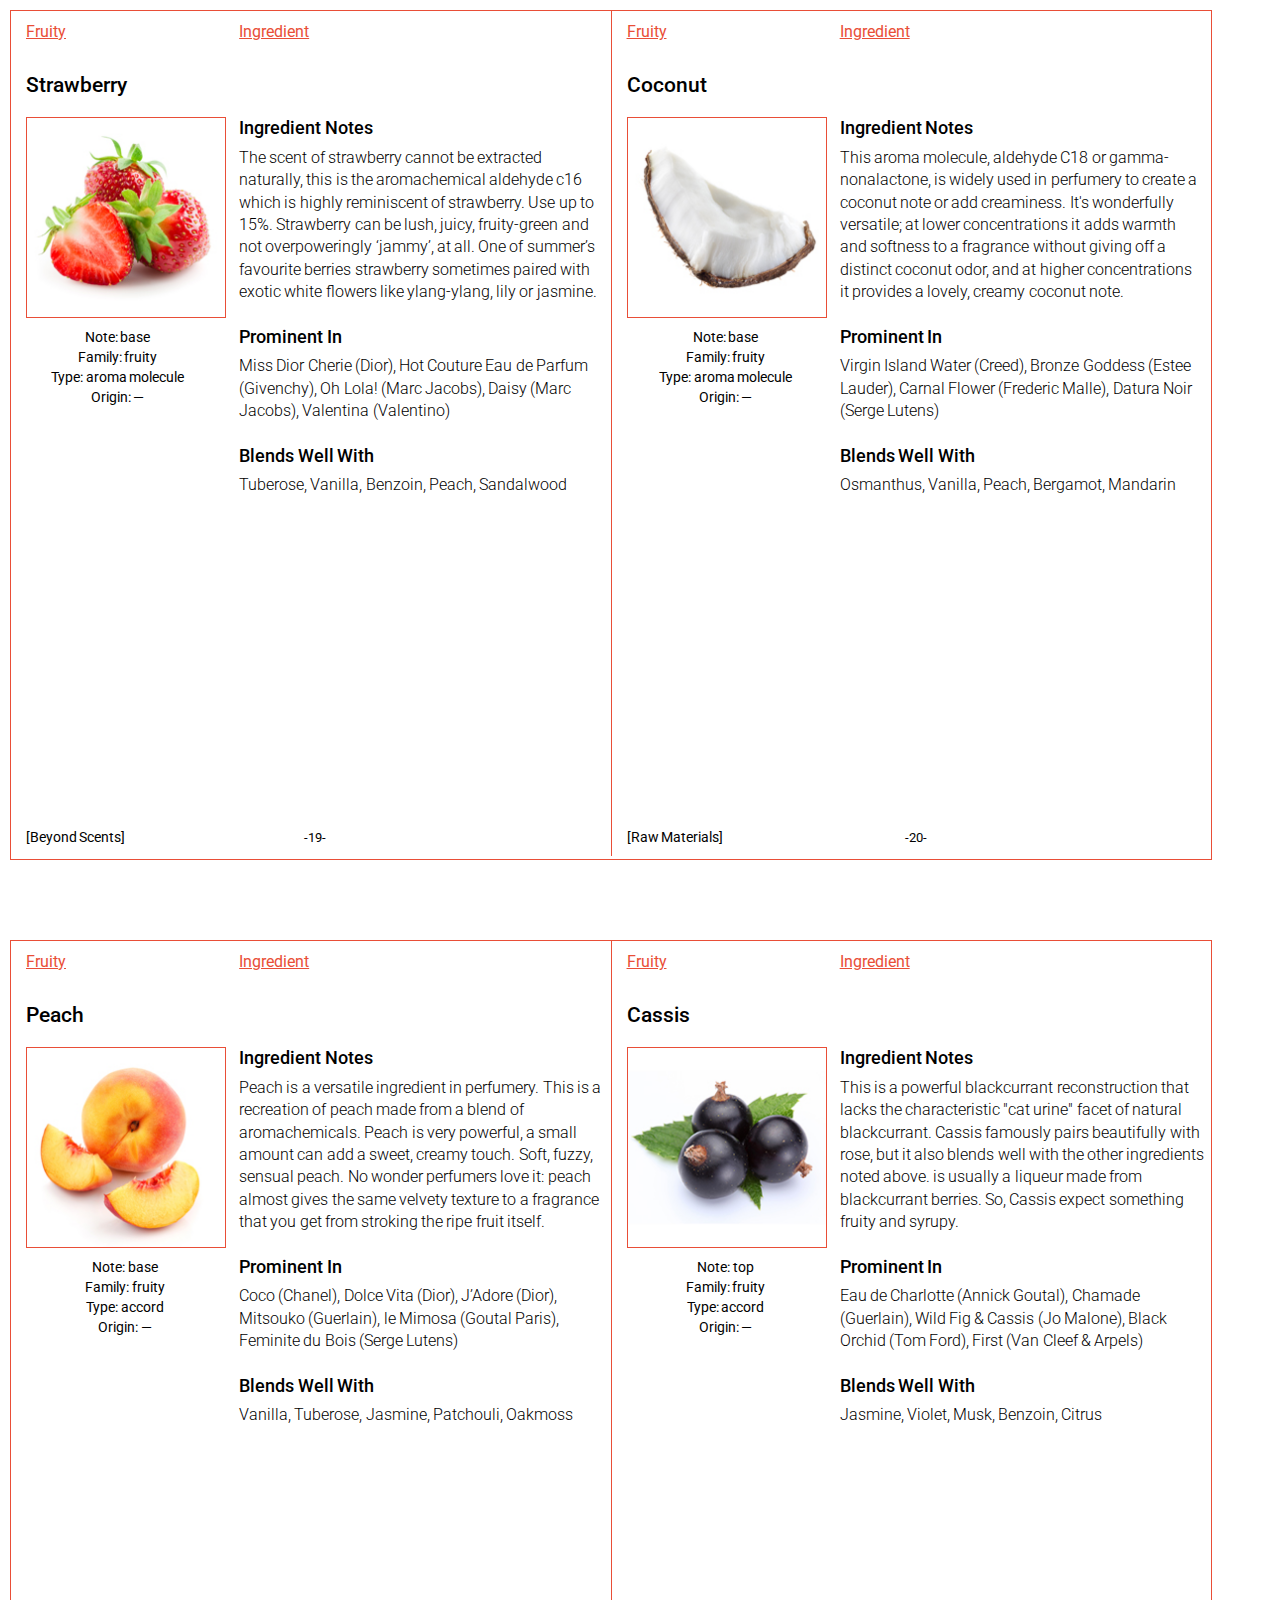
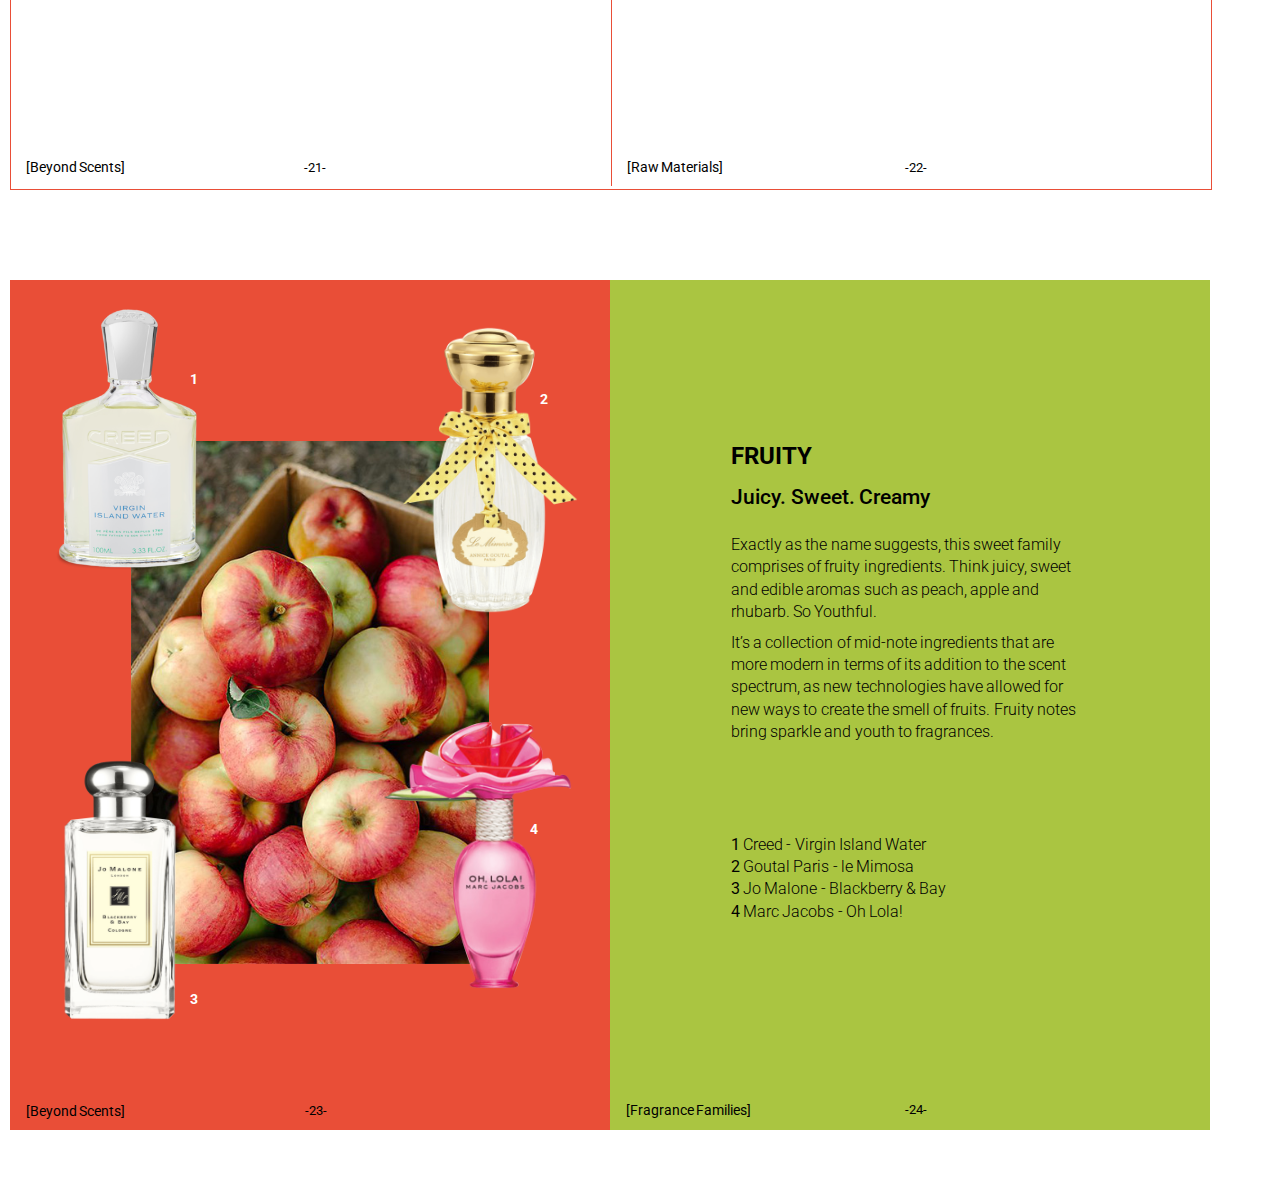
<file: f.html>
<!DOCTYPE html>
<html>
<head>
	<meta charset="utf-8">
	<title>BEYOND SCENTS</title>
	<link href="https://fonts.googleapis.com/css2?family=Roboto:ital,wght@0,100;0,300;0,400;0,500;0,700;0,900;1,100;1,300;1,400;1,500;1,700;1,900&display=swap" rel="stylesheet">
	<link rel="stylesheet" type="text/css" href="./css/style.css">
	<link rel="stylesheet" type="text/css" href="./css/f.css">
	<meta name="description" content="To express the scent through various senses.">
	<meta property="og:type" content="website">
	<meta property="og:url" content="https://min-jii.github.io/06-15-index/">
	<meta property="og:image" content="./img/img0.jpg">
	<meta property="og:title" content="BEYOND SCENTS">
	<meta property="og:description" content="To express the scent through various senses.">
	<link rel="shortcut icon" href="./img/favicon.ico" type="image/x-icon">
	<link rel="icon" href="./img/favicon.ico" type="image/x-icon">
</head>
<body>
	<section style="border: 1.5px solid #e94e37; width: 1200px; height:848px; margin: 10px;">
		<div class="row flexbox page">
			<div class="row col-2" style="margin-left: 15px;">
				<p class="pagemenu" style="color: #e94e37; text-decoration: underline;">Fruity</p>
				<h3>Strawberry</h3>
				<img src="./img/img17.jpg" style="border: 1px solid #e94e37;">
				<p style="font-size: 0.9rem; font-weight: 400; text-align: center; margin-left: -15px; margin-top: 10px;">
					Note: base <br>Family: fruity<br>Type: aroma molecule<br>Origin: —
				</p>
				<p class="pagemenu pagefont fruityhover" style="margin-top: 420px;">
				<a href="index.html" target="_new" class="menu">[Beyond Scents]</a></p>
			</div>
			<div class="row col-4" style="width: 30.8%">
				<p class="pagemenu" style="color: #e94e37; text-decoration: underline;">Ingredient</p>
				<h4 style="margin-top: 75px;">Ingredient Notes</h4>
				<p style="margin-top: -15px;">The scent of strawberry cannot be extracted naturally, this is the aromachemical aldehyde c16 which is highly reminiscent of strawberry. Use up to 15%. Strawberry can be lush, juicy, fruity-green and not overpoweringly ‘jammy’, at all.  One of summer’s favourite berries strawberry sometimes paired with exotic white flowers like ylang-ylang, lily or jasmine.
				<h4>Prominent In</h4>
				<p style="margin-top: -15px;">Miss Dior Cherie (Dior), Hot Couture Eau de Parfum (Givenchy), Oh Lola! (Marc Jacobs), Daisy (Marc Jacobs), Valentina (Valentino)</p>
				<h4>Blends Well With</h4>
				<p style="margin-top: -15px;">Tuberose, Vanilla, Benzoin, Peach, Sandalwood</p>
				<p class="pagenumber" style="margin-top: 332px;">-19-</p>
			</div>
			<div style="border-left: 1px solid #e94e37; margin-top: 0px; margin-left: 0px;"></div>
			<div class="row col-2" style="margin-left: 15px;">
				<p class="pagemenu" style="color: #e94e37; text-decoration: underline;">Fruity</p>
				<h3>Coconut</h3>
				<img src="./img/img18.jpg" style="border: 1px solid #e94e37;">
				<p style="font-size: 0.9rem; font-weight: 400; text-align: center; margin-top: 10px;">
					Note: base <br>Family: fruity<br>Type: aroma molecule<br>Origin: —
				</p>
				<p class="pagemenu pagefont fruityhover" style="margin-top: 420px;">
				<a href="a.html" target="_new" class="menu">[Raw Materials]</a></p>
			</div>
			<div class="row col-4" style="width: 30.8%">
				<p class="pagemenu" style="color: #e94e37; text-decoration: underline;">Ingredient</p>
				<h4 style="margin-top: 75px;">Ingredient Notes</h4>
				<p style="margin-top: -15px;">This aroma molecule, aldehyde C18 or gamma-nonalactone, is widely used in perfumery to create a coconut note or add creaminess. It's wonderfully versatile; at lower concentrations it adds warmth and softness to a fragrance without giving off a distinct coconut odor, and at higher concentrations<br>it provides a lovely, creamy coconut note.</p>
				<h4>Prominent In</h4>
				<p style="margin-top: -15px;">Virgin Island Water (Creed), Bronze Goddess (Estee Lauder), Carnal Flower (Frederic Malle), Datura Noir (Serge Lutens)</p>
				<h4>Blends Well With</h4>
				<p style="margin-top: -15px;">Osmanthus, Vanilla, Peach, Bergamot, Mandarin</p>
				<p class="pagenumber" style="margin-top: 332px;">-20-</p>
			</div>
		</div>	
	</section>
	<section style="margin-top: 80px;"></section>
	<section style="border: 1.5px solid #e94e37; width: 1200px; height:848px; margin: 10px;">
		<div class="row flexbox page">
			<div class="row col-2" style="margin-left: 15px;">
				<p class="pagemenu" style="color: #e94e37; text-decoration: underline;">Fruity</p>
				<h3>Peach</h3>
				<img src="./img/img19.jpg" style="border: 1px solid #e94e37;">
				<p style="font-size: 0.9rem; font-weight: 400; text-align: center; margin-top: 10px;">
					Note: base <br>Family: fruity<br>Type: accord<br>Origin: —
				</p>
				<p class="pagemenu pagefont fruityhover" style="margin-top: 420px;">
				<a href="index.html" target="_new" class="menu">[Beyond Scents]</a></p>
			</div>
			<div class="row col-4" style="width: 30.8%">
				<p class="pagemenu" style="color: #e94e37; text-decoration: underline;">Ingredient</p>
				<h4 style="margin-top: 75px;">Ingredient Notes</h4>
				<p style="margin-top: -15px;">Peach is a versatile ingredient in perfumery. This is a recreation of peach made from a blend of aromachemicals. Peach is very powerful, a small amount can add a sweet, creamy touch. Soft, fuzzy, sensual peach. No wonder perfumers love it:  peach almost gives the same velvety texture to a fragrance that you get from stroking the ripe fruit itself.</p>
				<h4>Prominent In</h4>
				<p style="margin-top: -15px;">Coco (Chanel), Dolce Vita (Dior), J’Adore (Dior), Mitsouko (Guerlain), le Mimosa (Goutal Paris), Feminite du Bois (Serge Lutens)</p>
				<h4>Blends Well With</h4>
				<p style="margin-top: -15px;">Vanilla, Tuberose, Jasmine, Patchouli, Oakmoss</p>
				<p class="pagenumber" style="margin-top: 332px;">-21-</p>
			</div>
			<div style="border-left: 1px solid #e94e37; margin-top: 0px; margin-left: 0px;"></div>
			<div class="row col-2" style="margin-left: 15px;">
				<p class="pagemenu" style="color: #e94e37; text-decoration: underline;">Fruity</p>
				<h3>Cassis</h3>
				<img src="./img/img20.jpg" style="border: 1px solid #e94e37;">
				<p style="font-size: 0.9rem; font-weight: 400; text-align: center; margin-top: 10px;">
					Note: top <br>Family: fruity<br>Type: accord<br>Origin: —
				</p>
				<p class="pagemenu pagefont fruityhover" style="margin-top: 420px;">
				<a href="a.html" target="_new" class="menu">[Raw Materials]</a></p>
			</div>
			<div class="row col-4" style="width: 30.8%">
				<p class="pagemenu" style="color: #e94e37; text-decoration: underline;">Ingredient</p>
				<h4 style="margin-top: 75px;">Ingredient Notes</h4>
				<p style="margin-top: -15px;">This is a powerful blackcurrant reconstruction that lacks the characteristic "cat urine" facet of natural blackcurrant. Cassis famously pairs beautifully with rose, but it also blends well with the other ingredients noted above. is usually a liqueur made from blackcurrant berries. So, Cassis expect something fruity and syrupy.</p>
				<h4>Prominent In</h4>
				<p style="margin-top: -15px;">Eau de Charlotte (Annick Goutal), Chamade (Guerlain), Wild Fig & Cassis (Jo Malone), Black Orchid (Tom Ford), First (Van Cleef & Arpels)</p>
				<h4>Blends Well With</h4>
				<p style="margin-top: -15px;">Jasmine, Violet, Musk, Benzoin, Citrus</p>
				<p class="pagenumber" style="margin-top: 332px;">-22-</p>
			</div>
		</div>	
	</section>
	<section style="margin-top: 80px;"></section>
	<section style="width: 1200px; height:848px; margin: 10px;">
		<div class="row flexbox page">
			<div class="row col-6" style="width: 50%; margin-left: 0px; background: #e94e37;"> 
				<div style="margin: 121px; margin-bottom: 128px; padding-top: 40px;">
					<img src="./img/img33.jpg">
					<img src="./img-a/img13.png" id="abs25">
					<img src="./img-a/img14.png" id="abs26">
					<img src="./img-a/img15.png" id="abs27">
					<img src="./img-a/img16.png" id="abs28">
					<p id="abs29" class="smalltext">1</p>
					<p id="abs30" class="smalltext">2</p>
					<p id="abs31" class="smalltext">3</p>
					<p id="abs32" class="smalltext">4</p>
				</div>
				<div class="flexbox">
					<div class="row col-3" style="margin-left: 6px;">	
						<p class="pagemenu pagefont whitehover">
						<a href="index.html" target="_new" class="menu">[Beyond Scents]</a></p>
					</div>
					<div class="row col-3" style="margin-left: 61px; color: black; z-index: 1;">
						<p class="pagenumber">-23-</p>
					</div>
				</div>
			</div>			
			<div class="row col-6" style="width: 50%; margin-left: 0px; background: #aac541;">
				<div style="margin: 121px; margin-top: 162px; margin-bottom: 168px;">
					<h1 style="font-size: 1.5rem;">FRUITY</h1>
					<h3 style="margin-top: 15px; margin-bottom: 25px;">Juicy. Sweet. Creamy</h3>
					<p>Exactly as the name suggests, this sweet family comprises of fruity ingredients. Think juicy, sweet and edible aromas such as peach, apple and rhubarb. So Youthful.</p><p>It’s a collection of mid-note ingredients that are more modern in terms of its addition to the scent spectrum, as new technologies have allowed for new ways to create the smell of fruits. Fruity notes bring sparkle and youth to fragrances.</p>
					<p style="margin-left: 0px; margin-top: 90px;">
						<b>1</b> Creed - Virgin Island Water<br>
						<b>2</b> Goutal Paris - le Mimosa<br>
						<b>3</b> Jo Malone - Blackberry & Bay<br>
						<b>4</b> Marc Jacobs - Oh Lola!</p>
				</div>	
				<div class="flexbox">
					<div class="row col-3" style="margin-left: 6px;">
						<p class="pagemenu pagefont whitehover">
						<a href="b.html" target="_new" class="menu">[Fragrance Families]</a></p>
					</div>
					<div class="row col-3" style="margin-left: 61px;">
						<p class="pagenumber">-24-</p>
					</div>	
				</div>
			</div>
		</div>	
	</section>	
	<section style="margin-top: 80px;"></section>	
</body>	
</html>
</file>
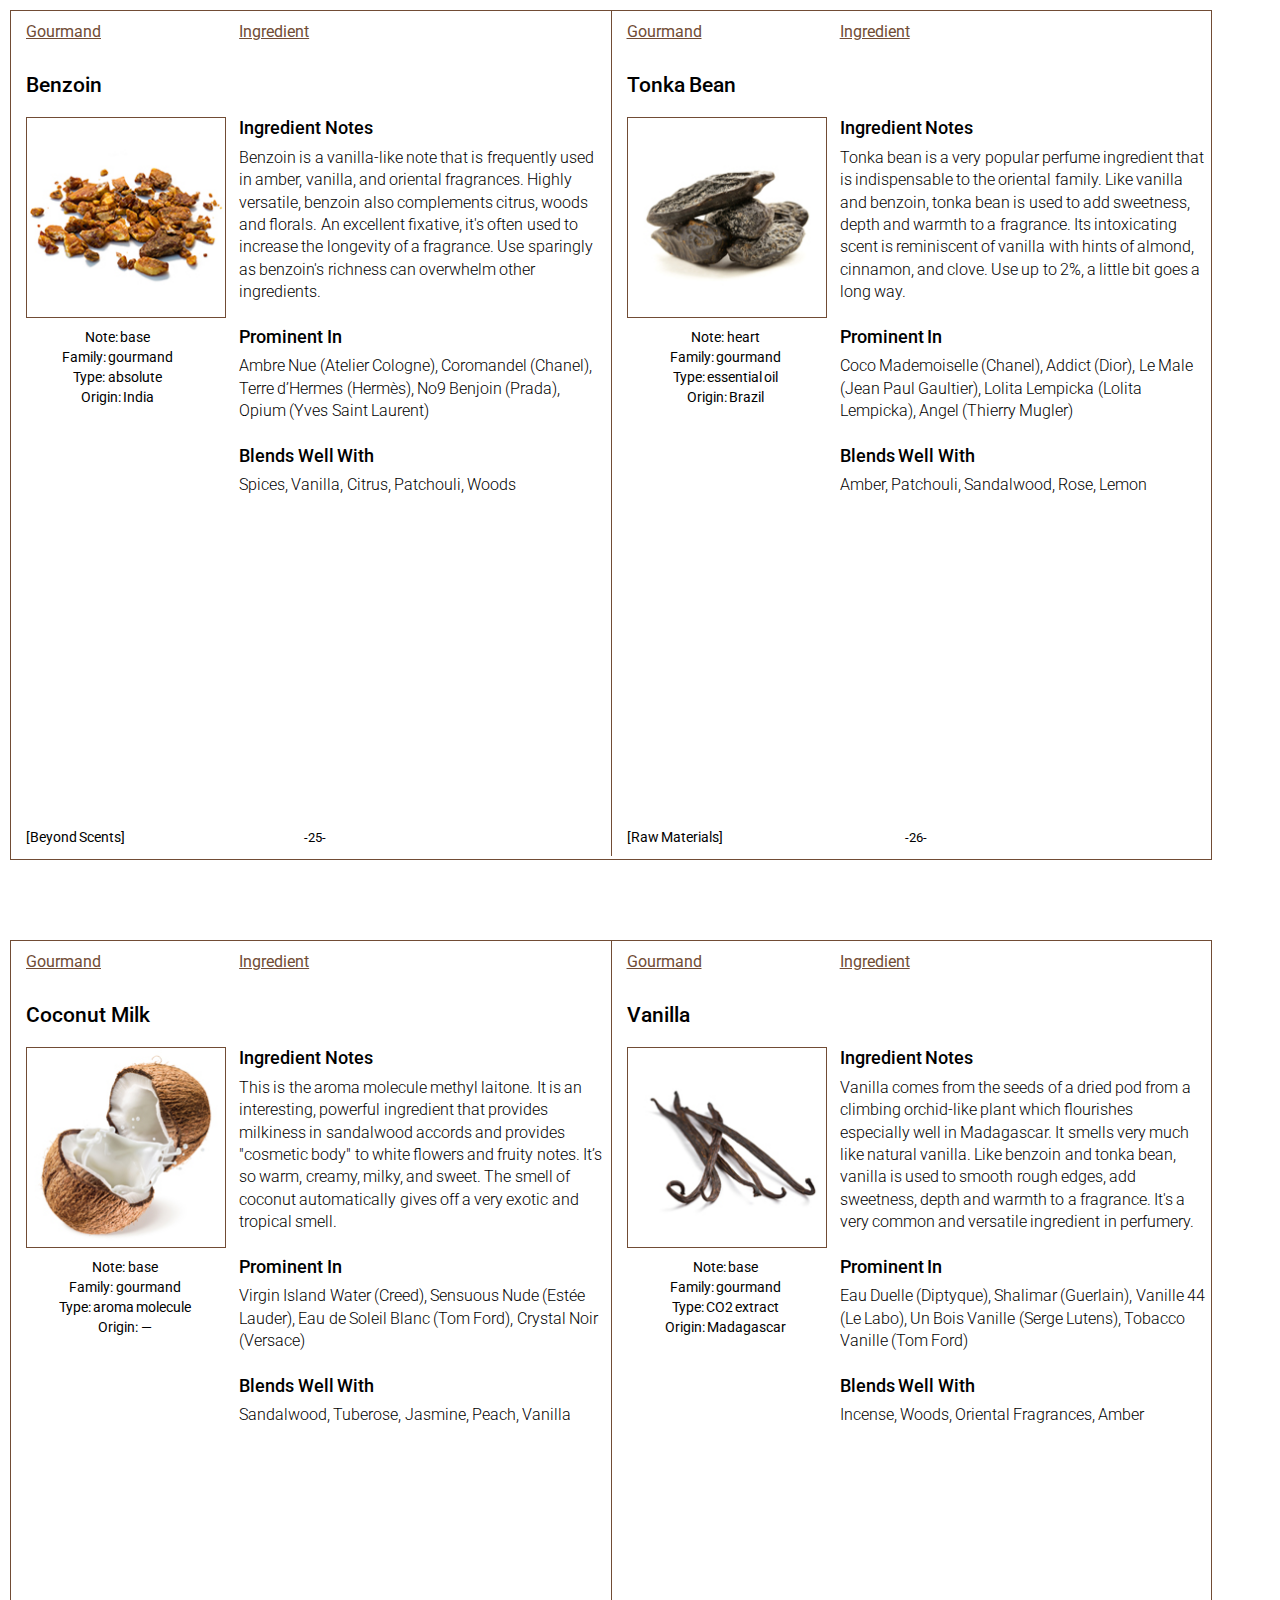
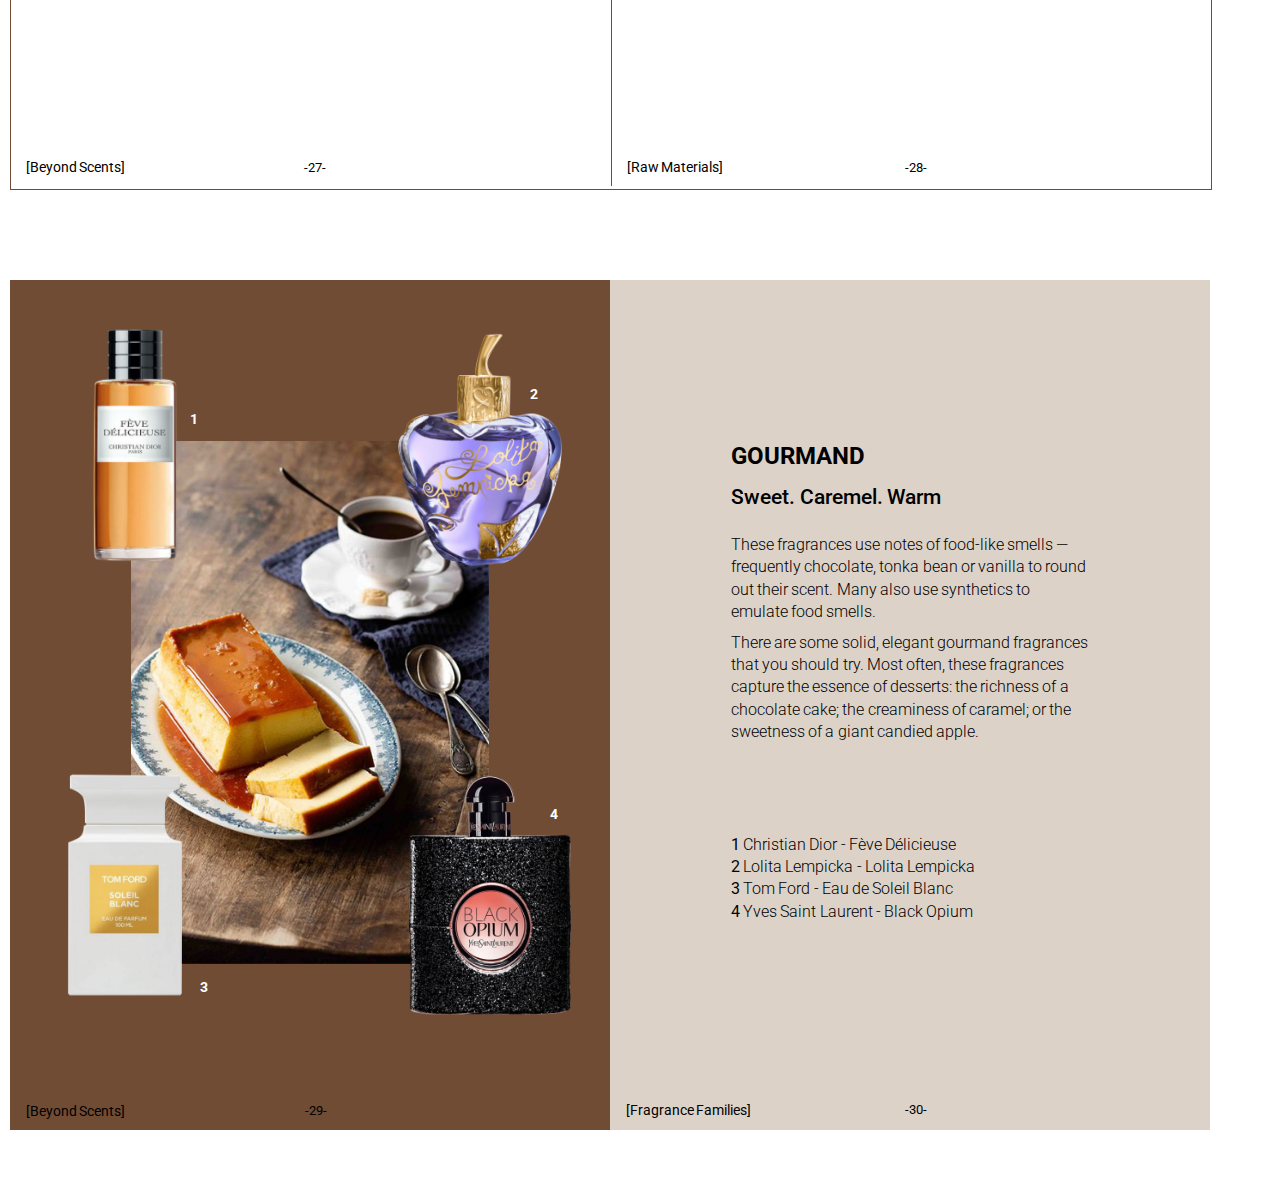
<file: g.html>
<!DOCTYPE html>
<html>
<head>
	<meta charset="utf-8">
	<title>BEYOND SCENTS</title>
	<link href="https://fonts.googleapis.com/css2?family=Roboto:ital,wght@0,100;0,300;0,400;0,500;0,700;0,900;1,100;1,300;1,400;1,500;1,700;1,900&display=swap" rel="stylesheet">
	<link rel="stylesheet" type="text/css" href="./css/style.css">
	<link rel="stylesheet" type="text/css" href="./css/g.css">
	<meta name="description" content="To express the scent through various senses.">
	<meta property="og:type" content="website">
	<meta property="og:url" content="https://min-jii.github.io/06-15-index/">
	<meta property="og:image" content="./img/img0.jpg">
	<meta property="og:title" content="BEYOND SCENTS">
	<meta property="og:description" content="To express the scent through various senses.">
	<link rel="shortcut icon" href="./img/favicon.ico" type="image/x-icon">
	<link rel="icon" href="./img/favicon.ico" type="image/x-icon">
</head>
<body>
	<section style="border: 1.5px solid #714c35; width: 1200px; height:848px; margin: 10px;">
		<div class="row flexbox page">
			<div class="row col-2" style="margin-left: 15px;">
				<p class="pagemenu" style="color: #714c35; text-decoration: underline;">Gourmand</p>
				<h3>Benzoin</h3>
				<img src="./img/img21.jpg" style="border: 1px solid #714c35;">
				<p style="font-size: 0.9rem; font-weight: 400; text-align: center; margin-left: -15px; margin-top: 10px;">
					Note: base <br>Family: gourmand<br>Type: absolute<br>Origin: India
				</p>
				<p class="pagemenu pagefont gourmandhover" style="margin-top: 420px;">
				<a href="index.html" target="_new" class="menu">[Beyond Scents]</a></p>
			</div>
			<div class="row col-4" style="width: 30.8%">
				<p class="pagemenu" style="color: #714c35; text-decoration: underline;">Ingredient</p>
				<h4 style="margin-top: 75px;">Ingredient Notes</h4>
				<p style="margin-top: -15px;">Benzoin is a vanilla-like note that is frequently used<br>in amber, vanilla, and oriental fragrances. Highly versatile, benzoin also complements citrus, woods and florals. An excellent fixative, it's often used to increase the longevity of a fragrance. Use sparingly as benzoin's richness can overwhelm other ingredients.</p>
				<h4>Prominent In</h4>
				<p style="margin-top: -15px;">Ambre Nue (Atelier Cologne), Coromandel (Chanel), Terre d’Hermes (Hermès), No9 Benjoin (Prada), Opium (Yves Saint Laurent)</p>
				<h4>Blends Well With</h4>
				<p style="margin-top: -15px;">Spices, Vanilla, Citrus, Patchouli, Woods</p>
				<p class="pagenumber" style="margin-top: 332px;">-25-</p>
			</div>
			<div style="border-left: 1px solid #714c35; margin-top: 0px; margin-left: 0px;"></div>
			<div class="row col-2" style="margin-left: 15px;">
				<p class="pagemenu" style="color: #714c35; text-decoration: underline;">Gourmand</p>
				<h3>Tonka Bean</h3>
				<img src="./img/img22.jpg" style="border: 1px solid #714c35;">
				<p style="font-size: 0.9rem; font-weight: 400; text-align: center; margin-top: 10px;">
					Note: heart <br>Family: gourmand<br>Type: essential oil<br>Origin: Brazil
				</p>
				<p class="pagemenu pagefont gourmandhover" style="margin-top: 420px;">
				<a href="a.html" target="_new" class="menu">[Raw Materials]</a></p>
			</div>
			<div class="row col-4" style="width: 30.8%">
				<p class="pagemenu" style="color: #714c35; text-decoration: underline;">Ingredient</p>
				<h4 style="margin-top: 75px;">Ingredient Notes</h4>
				<p style="margin-top: -15px;">Tonka bean is a very popular perfume ingredient that is indispensable to the oriental family. Like vanilla and benzoin, tonka bean is used to add sweetness, depth and warmth to a fragrance. Its intoxicating scent is reminiscent of vanilla with hints of almond, cinnamon, and clove. Use up to 2%, a little bit goes a long way.</p>
				<h4>Prominent In</h4>
				<p style="margin-top: -15px;">Coco Mademoiselle (Chanel), Addict (Dior), Le Male (Jean Paul Gaultier), Lolita Lempicka (Lolita Lempicka), Angel (Thierry Mugler)</p>
				<h4>Blends Well With</h4>
				<p style="margin-top: -15px;">Amber, Patchouli, Sandalwood, Rose, Lemon</p>
				<p class="pagenumber" style="margin-top: 332px;">-26-</p>
			</div>
		</div>	
	</section>
	<section style="margin-top: 80px;"></section>
	<section style="border: 1.5px solid #714c35; width: 1200px; height:848px; margin: 10px;">
		<div class="row flexbox page">
			<div class="row col-2" style="margin-left: 15px;">
				<p class="pagemenu" style="color: #714c35; text-decoration: underline;">Gourmand</p>
				<h3>Coconut Milk</h3>
				<img src="./img/img23.jpg" style="border: 1px solid #714c35;">
				<p style="font-size: 0.9rem; font-weight: 400; text-align: center; margin-top: 10px;">
					Note: base <br>Family: gourmand<br>Type: aroma molecule<br>Origin: —
				</p>
				<p class="pagemenu pagefont gourmandhover" style="margin-top: 420px;">
				<a href="index.html" target="_new" class="menu">[Beyond Scents]</a></p>
			</div>
			<div class="row col-4" style="width: 30.8%">
				<p class="pagemenu" style="color: #714c35; text-decoration: underline;">Ingredient</p>
				<h4 style="margin-top: 75px;">Ingredient Notes</h4>
				<p style="margin-top: -15px;">This is the aroma molecule methyl laitone. It is an interesting, powerful ingredient that provides milkiness in sandalwood accords and provides "cosmetic body" to white flowers and fruity notes.  It’s so warm, creamy, milky, and sweet. The smell of coconut automatically gives off a very exotic and tropical smell. </p>
				<h4>Prominent In</h4>
				<p style="margin-top: -15px;">Virgin Island Water (Creed), Sensuous Nude (Estée Lauder), Eau de Soleil Blanc (Tom Ford), Crystal Noir (Versace)</p>
				<h4>Blends Well With</h4>
				<p style="margin-top: -15px;">Sandalwood, Tuberose, Jasmine, Peach, Vanilla</p>
				<p class="pagenumber" style="margin-top: 332px;">-27-</p>
			</div>
			<div style="border-left: 1px solid #714c35; margin-top: 0px; margin-left: 0px;"></div>
			<div class="row col-2" style="margin-left: 15px;">
				<p class="pagemenu" style="color: #714c35; text-decoration: underline;">Gourmand</p>
				<h3>Vanilla</h3>
				<img src="./img/img24.jpg" style="border: 1px solid #714c35;">
				<p style="font-size: 0.9rem; font-weight: 400; text-align: center; margin-top: 10px;">
					Note: base <br>Family: gourmand<br>Type: CO2 extract<br>Origin: Madagascar
				</p>
				<p class="pagemenu pagefont gourmandhover" style="margin-top: 420px;">
				<a href="a.html" target="_new" class="menu">[Raw Materials]</a></p>
			</div>
			<div class="row col-4" style="width: 30.8%">
				<p class="pagemenu" style="color: #714c35; text-decoration: underline;">Ingredient</p>
				<h4 style="margin-top: 75px;">Ingredient Notes</h4>
				<p style="margin-top: -15px;">Vanilla comes from the seeds of a dried pod from a climbing orchid-like plant which flourishes especially well in Madagascar. It smells very much like natural vanilla. Like benzoin and tonka bean, vanilla is used to smooth rough edges, add sweetness, depth and warmth to a fragrance. It's a very common and versatile ingredient in perfumery.</p>
				<h4>Prominent In</h4>
				<p style="margin-top: -15px;">Eau Duelle (Diptyque), Shalimar (Guerlain), Vanille 44 (Le Labo), Un Bois Vanille (Serge Lutens), Tobacco Vanille (Tom Ford)</p>
				<h4>Blends Well With</h4>
				<p style="margin-top: -15px;">Incense, Woods, Oriental Fragrances, Amber</p>
				<p class="pagenumber" style="margin-top: 332px;">-28-</p>
			</div>
		</div>	
	</section>
	<section style="margin-top: 80px;"></section>
	<section style="width: 1200px; height:848px; margin: 10px;">
		<div class="row flexbox page">
			<div class="row col-6" style="width: 50%; margin-left: 0px; background: #714c35;"> 
				<div style="margin: 121px; margin-bottom: 128px; padding-top: 40px;">
					<img src="./img/img32.jpg">
					<img src="./img-a/img17.png" id="abs33">
					<img src="./img-a/img18.png" id="abs34">
					<img src="./img-a/img19.png" id="abs35">
					<img src="./img-a/img20.png" id="abs36">
					<p id="abs37" class="smalltext">1</p>
					<p id="abs38" class="smalltext">2</p>
					<p id="abs39" class="smalltext">3</p>
					<p id="abs40" class="smalltext">4</p>
				</div>
				<div class="flexbox">
					<div class="row col-3" style="margin-left: 6px;">	
						<p class="pagemenu pagefont whitehover">
						<a href="index.html" target="_new" class="menu">[Beyond Scents]</a></p>
					</div>
					<div class="row col-3" style="margin-left: 61px; color: black; z-index: 1;">
						<p class="pagenumber">-29-</p>
					</div>
				</div>
			</div>			
			<div class="row col-6" style="width: 50%; margin-left: 0px; background: #dcd2c8;">
				<div style="margin: 121px; margin-top: 162px; margin-bottom: 168px;">
					<h1 style="font-size: 1.5rem;">GOURMAND</h1>
					<h3 style="margin-top: 15px; margin-bottom: 25px;">Sweet. Caremel. Warm</h3>
					<p>These fragrances use notes of food-like smells — frequently chocolate, tonka bean or vanilla to round out their scent. Many also use synthetics to emulate food smells.</p><p>There are some solid, elegant gourmand fragrances that you should try. Most often, these fragrances capture the essence of desserts: the richness of a chocolate cake; the creaminess of caramel; or the sweetness of a giant candied apple.</p>
					<p style="margin-left: 0px; margin-top: 90px;">
						<b>1</b> Christian Dior - Fève Délicieuse<br>
						<b>2</b> Lolita Lempicka - Lolita Lempicka<br>
						<b>3</b> Tom Ford - Eau de Soleil Blanc<br>
						<b>4</b> Yves Saint Laurent - Black Opium</p>
				</div>	
				<div class="flexbox">
					<div class="row col-3" style="margin-left: 6px;">
						<p class="pagemenu pagefont whitehover">
						<a href="b.html" target="_new" class="menu">[Fragrance Families]</a></p>
					</div>
					<div class="row col-3" style="margin-left: 61px;">
						<p class="pagenumber">-30-</p>
					</div>	
				</div>
			</div>
		</div>	
	</section>	
	<section style="margin-top: 80px;"></section>	
</body>	
</html>
</file>
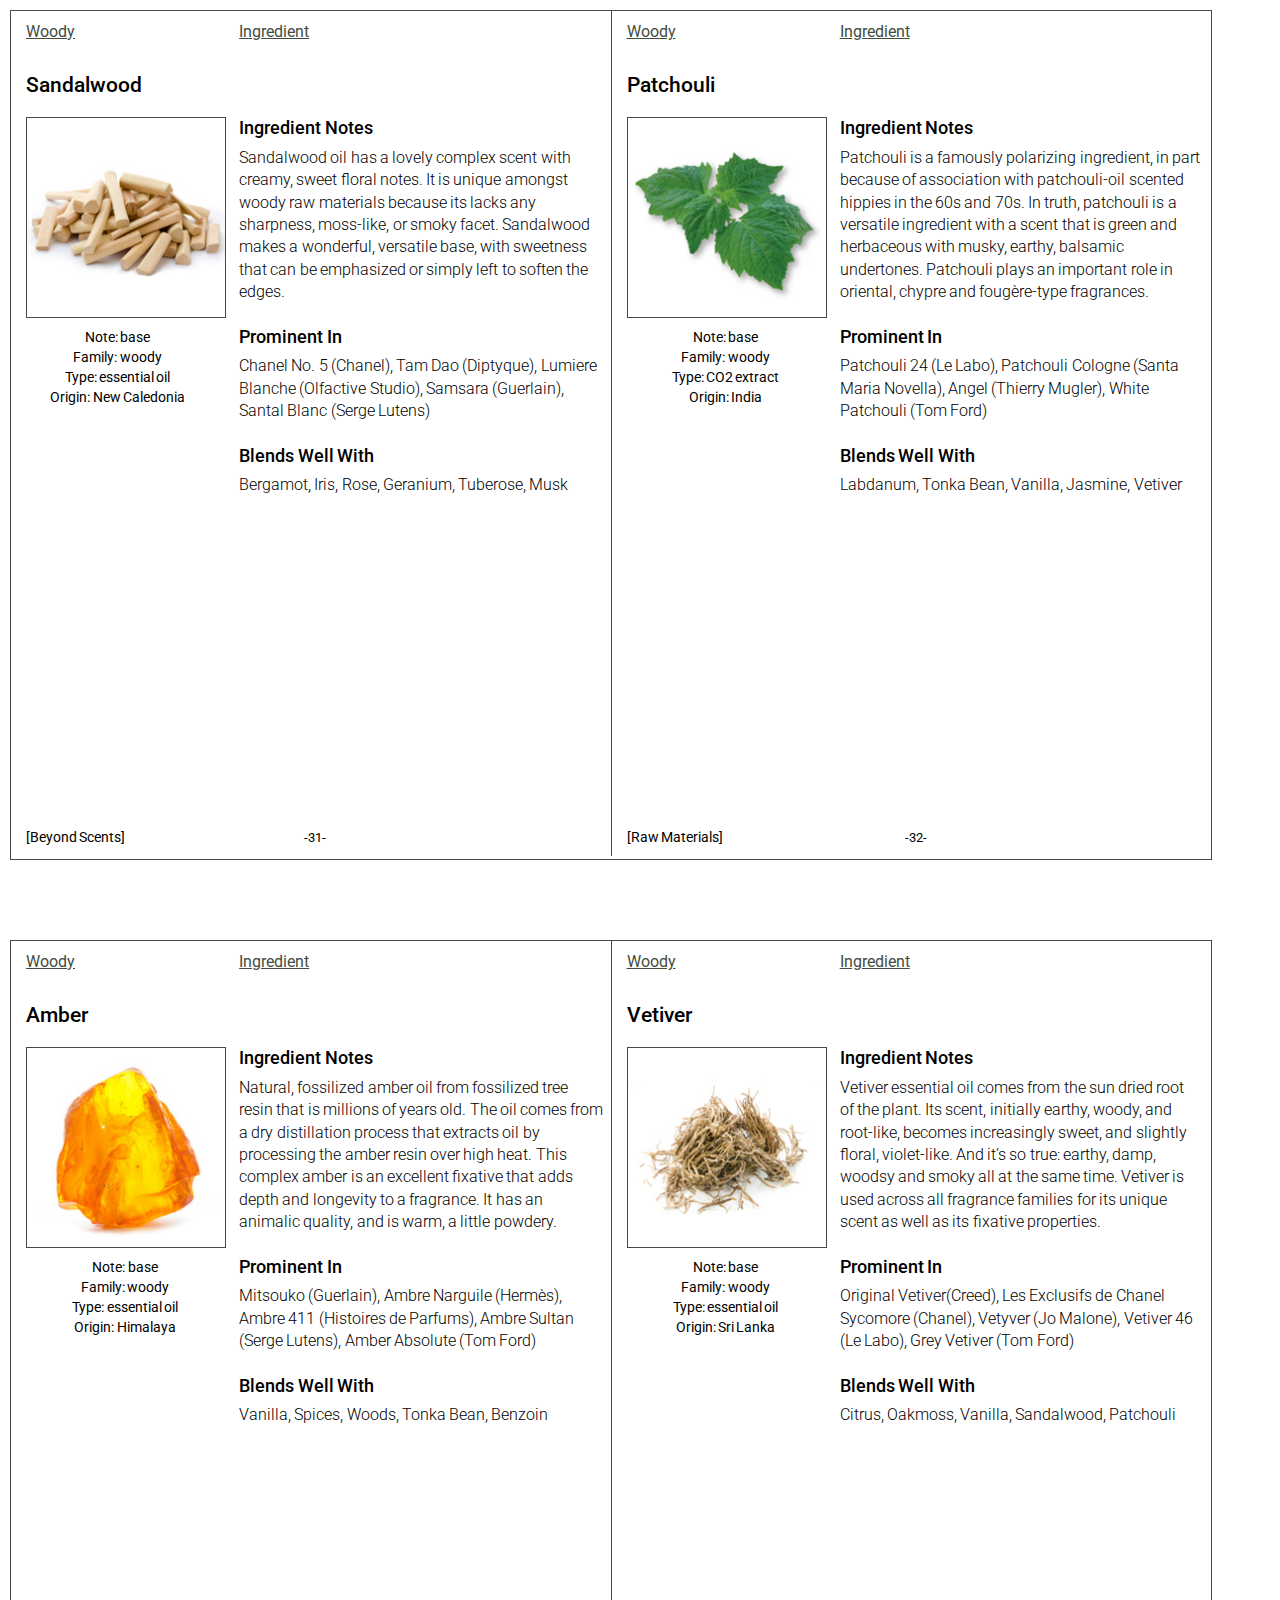
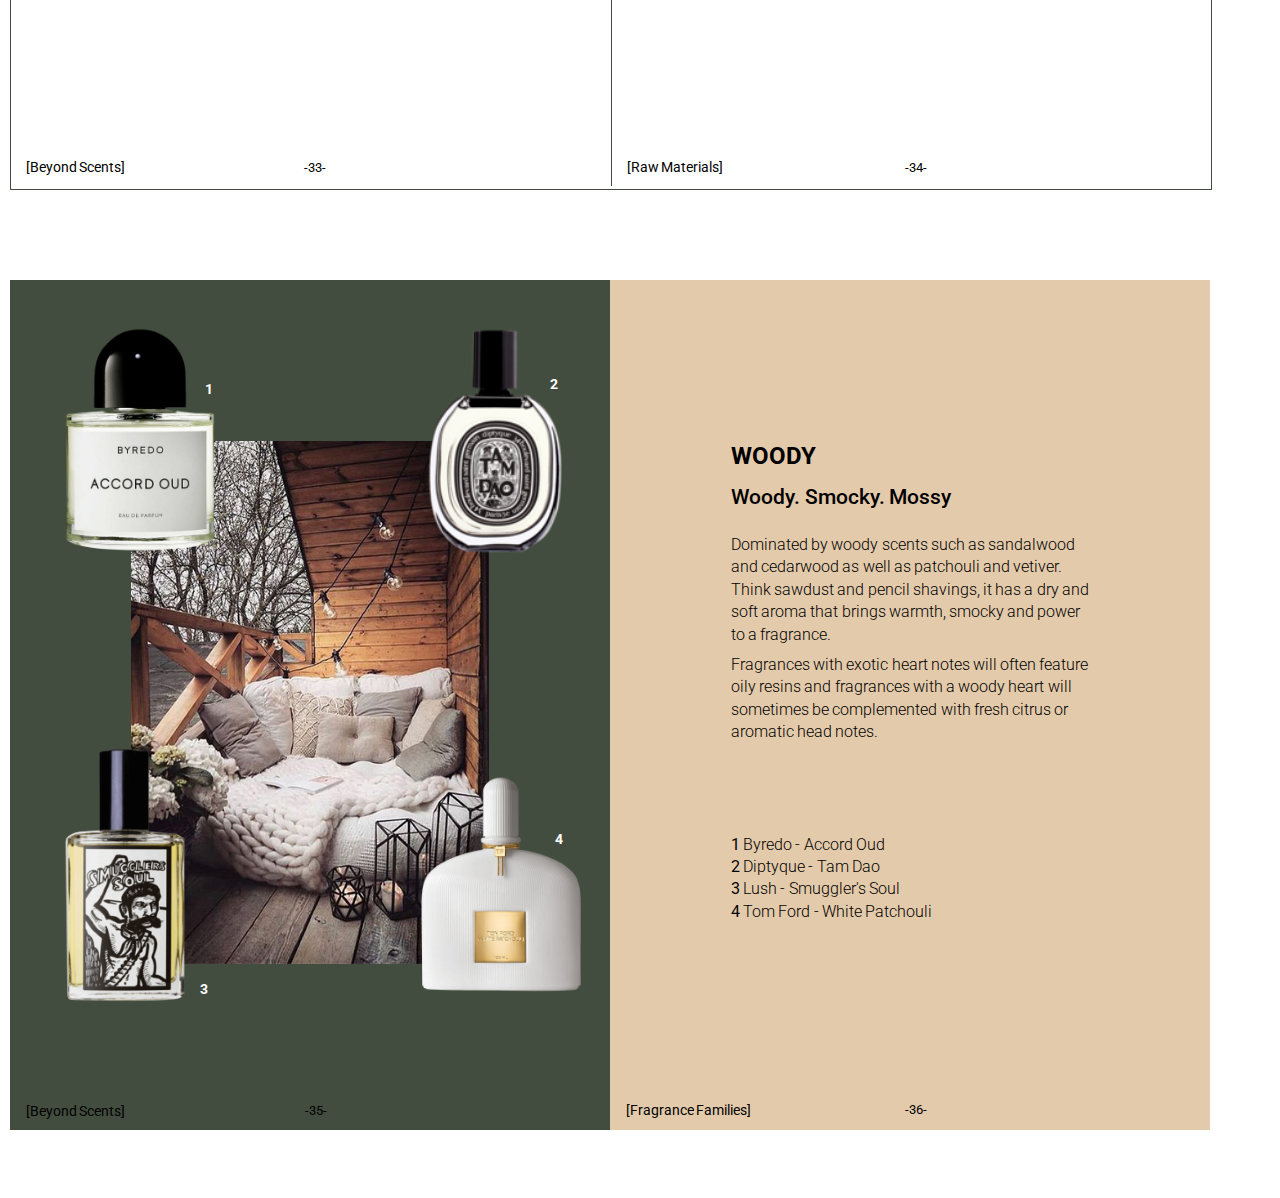
<file: h.html>
<!DOCTYPE html>
<html>
<head>
	<meta charset="utf-8">
	<title>BEYOND SCENTS</title>
	<link href="https://fonts.googleapis.com/css2?family=Roboto:ital,wght@0,100;0,300;0,400;0,500;0,700;0,900;1,100;1,300;1,400;1,500;1,700;1,900&display=swap" rel="stylesheet">
	<link rel="stylesheet" type="text/css" href="./css/style.css">
	<link rel="stylesheet" type="text/css" href="./css/h.css">
	<meta name="description" content="To express the scent through various senses.">
	<meta property="og:type" content="website">
	<meta property="og:url" content="https://min-jii.github.io/06-15-index/">
	<meta property="og:image" content="./img/img0.jpg">
	<meta property="og:title" content="BEYOND SCENTS">
	<meta property="og:description" content="To express the scent through various senses.">
	<link rel="shortcut icon" href="./img/favicon.ico" type="image/x-icon">
	<link rel="icon" href="./img/favicon.ico" type="image/x-icon">
</head>
<body>
	<section style="border: 1.5px solid #434d3f; width: 1200px; height:848px; margin: 10px;">
		<div class="row flexbox page">
			<div class="row col-2" style="margin-left: 15px;">
				<p class="pagemenu" style="color: #434d3f; text-decoration: underline;">Woody</p>
				<h3>Sandalwood</h3>
				<img src="./img/img25.jpg" style="border: 1px solid #434d3f;">
				<p style="font-size: 0.9rem; font-weight: 400; text-align: center; margin-left: -15px; margin-top: 10px;">
					Note: base <br>Family: woody<br>Type: essential oil<br>Origin: New Caledonia
				</p>
				<p class="pagemenu pagefont woodyhover" style="margin-top: 420px;">
				<a href="index.html" target="_new" class="menu">[Beyond Scents]</a></p>
			</div>
			<div class="row col-4" style="width: 30.8%">
				<p class="pagemenu" style="color: #434d3f; text-decoration: underline;">Ingredient</p>
				<h4 style="margin-top: 75px;">Ingredient Notes</h4>
				<p style="margin-top: -15px;">Sandalwood oil has a lovely complex scent with creamy, sweet floral notes. It is unique amongst woody raw materials because its lacks any sharpness, moss-like, or smoky facet. Sandalwood makes a wonderful, versatile base, with sweetness that can be emphasized or simply left to soften the edges.</p>
				<h4>Prominent In</h4>
				<p style="margin-top: -15px;">Chanel No. 5 (Chanel), Tam Dao (Diptyque), Lumiere Blanche (Olfactive Studio), Samsara (Guerlain), Santal Blanc (Serge Lutens)</p>
				<h4>Blends Well With</h4>
				<p style="margin-top: -15px;">Bergamot, Iris, Rose, Geranium, Tuberose, Musk</p>
				<p class="pagenumber" style="margin-top: 332px;">-31-</p>
			</div>
			<div style="border-left: 1px solid #434d3f; margin-top: 0px; margin-left: 0px;"></div>
			<div class="row col-2" style="margin-left: 15px;">
				<p class="pagemenu" style="color: #434d3f; text-decoration: underline;">Woody</p>
				<h3>Patchouli</h3>
				<img src="./img/img26.jpg" style="border: 1px solid #434d3f;">
				<p style="font-size: 0.9rem; font-weight: 400; text-align: center; margin-top: 10px;">
					Note: base <br>Family: woody<br>Type: CO2 extract<br>Origin: India
				</p>
				<p class="pagemenu pagefont woodyhover" style="margin-top: 420px;">
				<a href="a.html" target="_new" class="menu">[Raw Materials]</a></p>
			</div>
			<div class="row col-4" style="width: 30.8%">
				<p class="pagemenu" style="color: #434d3f; text-decoration: underline;">Ingredient</p>
				<h4 style="margin-top: 75px;">Ingredient Notes</h4>
				<p style="margin-top: -15px;">Patchouli is a famously polarizing ingredient, in part because of association with patchouli-oil scented hippies in the 60s and 70s. In truth, patchouli is a versatile ingredient with a scent that is green and herbaceous with musky, earthy, balsamic undertones. Patchouli plays an important role in oriental, chypre and fougère-type fragrances.</p>
				<h4>Prominent In</h4>
				<p style="margin-top: -15px;">Patchouli 24 (Le Labo), Patchouli Cologne (Santa Maria Novella), Angel (Thierry Mugler), White Patchouli (Tom Ford)</p>
				<h4>Blends Well With</h4>
				<p style="margin-top: -15px;">Labdanum, Tonka Bean, Vanilla, Jasmine, Vetiver</p>
				<p class="pagenumber" style="margin-top: 332px;">-32-</p>
			</div>
		</div>	
	</section>
	<section style="margin-top: 80px;"></section>
	<section style="border: 1.5px solid #434d3f; width: 1200px; height:848px; margin: 10px;">
		<div class="row flexbox page">
			<div class="row col-2" style="margin-left: 15px;">
				<p class="pagemenu" style="color: #434d3f; text-decoration: underline;">Woody</p>
				<h3>Amber</h3>
				<img src="./img/img27.jpg" style="border: 1px solid #434d3f;">
				<p style="font-size: 0.9rem; font-weight: 400; text-align: center; margin-top: 10px;">
					Note: base <br>Family: woody<br>Type: essential oil<br>Origin: Himalaya
				</p>
				<p class="pagemenu pagefont woodyhover" style="margin-top: 420px;">
				<a href="index.html" target="_new" class="menu">[Beyond Scents]</a></p>
			</div>
			<div class="row col-4" style="width: 30.8%">
				<p class="pagemenu" style="color: #434d3f; text-decoration: underline;">Ingredient</p>
				<h4 style="margin-top: 75px;">Ingredient Notes</h4>
				<p style="margin-top: -15px;">Natural, fossilized amber oil from fossilized tree resin that is millions of years old. The oil comes from a dry distillation process that extracts oil by processing the amber resin over high heat. This complex amber is an excellent fixative that adds depth and longevity to a fragrance. It has an animalic quality, and is warm, a little powdery.</p>
				<h4>Prominent In</h4>
				<p style="margin-top: -15px;">Mitsouko (Guerlain), Ambre Narguile (Hermès), Ambre 411 (Histoires de Parfums), Ambre Sultan (Serge Lutens), Amber Absolute (Tom Ford)</p>
				<h4>Blends Well With</h4>
				<p style="margin-top: -15px;">Vanilla, Spices, Woods, Tonka Bean, Benzoin</p>
				<p class="pagenumber" style="margin-top: 332px;">-33-</p>
			</div>
			<div style="border-left: 1px solid #434d3f; margin-top: 0px; margin-left: 0px;"></div>
			<div class="row col-2" style="margin-left: 15px;">
				<p class="pagemenu" style="color: #434d3f; text-decoration: underline;">Woody</p>
				<h3>Vetiver</h3>
				<img src="./img/img28.jpg" style="border: 1px solid #434d3f;">
				<p style="font-size: 0.9rem; font-weight: 400; text-align: center; margin-top: 10px;">
					Note: base <br>Family: woody<br>Type: essential oil<br>Origin: Sri Lanka
				</p>
				<p class="pagemenu pagefont woodyhover" style="margin-top: 420px;">
				<a href="a.html" target="_new" class="menu">[Raw Materials]</a></p>
			</div>
			<div class="row col-4" style="width: 30.8%">
				<p class="pagemenu" style="color: #434d3f; text-decoration: underline;">Ingredient</p>
				<h4 style="margin-top: 75px;">Ingredient Notes</h4>
				<p style="margin-top: -15px;">Vetiver essential oil comes from the sun dried root<br>of the plant. Its scent, initially earthy, woody, and root-like, becomes increasingly sweet, and slightly floral, violet-like. And it’s so true: earthy, damp, woodsy and smoky all at the same time. Vetiver is used across all fragrance families for its unique scent as well as its fixative properties. </p>
				<h4>Prominent In</h4>
				<p style="margin-top: -15px;">Original Vetiver(Creed), Les Exclusifs de Chanel Sycomore (Chanel), Vetyver (Jo Malone), Vetiver 46 (Le Labo), Grey Vetiver (Tom Ford)</p>
				<h4>Blends Well With</h4>
				<p style="margin-top: -15px;">Citrus, Oakmoss, Vanilla, Sandalwood, Patchouli</p>
				<p class="pagenumber" style="margin-top: 332px;">-34-</p>
			</div>
		</div>	
	</section>
	<section style="margin-top: 80px;"></section>
	<section style="width: 1200px; height:848px; margin: 10px;">
		<div class="row flexbox page">
			<div class="row col-6" style="width: 50%; margin-left: 0px; background: #434d3f;"> 
				<div style="margin: 121px; margin-bottom: 128px; padding-top: 40px;">
					<img src="./img/img30.jpg">
					<img src="./img-a/img21.png" id="abs41">
					<img src="./img-a/img22.png" id="abs42">
					<img src="./img-a/img23.png" id="abs43">
					<img src="./img-a/img24.png" id="abs44">
					<p id="abs45" class="smalltext">1</p>
					<p id="abs46" class="smalltext">2</p>
					<p id="abs47" class="smalltext">3</p>
					<p id="abs48" class="smalltext">4</p>
				</div>
				<div class="flexbox">
					<div class="row col-3" style="margin-left: 6px;">	
						<p class="pagemenu pagefont whitehover">
						<a href="index.html" target="_new" class="menu">[Beyond Scents]</a></p>
					</div>
					<div class="row col-3" style="margin-left: 61px; color: black; z-index: 1;">
						<p class="pagenumber">-35-</p>
					</div>
				</div>
			</div>			
			<div class="row col-6" style="width: 50%; margin-left: 0px; background: #e3caab;">
				<div style="margin: 121px; margin-top: 162px; margin-bottom: 168px;">
					<h1 style="font-size: 1.5rem;">WOODY</h1>
					<h3 style="margin-top: 15px; margin-bottom: 25px;">Woody. Smocky. Mossy</h3>
					<p>Dominated by woody scents such as sandalwood and cedarwood as well as patchouli and vetiver. Think sawdust and pencil shavings, it has a dry and soft aroma that brings warmth, smocky and power to a fragrance.</p>
					<p>Fragrances with exotic heart notes will often feature oily resins and fragrances with a woody heart will sometimes be complemented with fresh citrus or aromatic head notes.</p>
					<p style="margin-left: 0px; margin-top: 90px;">
						<b>1</b> Byredo - Accord Oud<br>
						<b>2</b> Diptyque - Tam Dao<br>
						<b>3</b> Lush - Smuggler's Soul<br>
						<b>4</b> Tom Ford - White Patchouli</p>
				</div>	
				<div class="flexbox">
					<div class="row col-3" style="margin-left: 6px;">
						<p class="pagemenu pagefont whitehover">
						<a href="b.html" target="_new" class="menu">[Fragrance Families]</a></p>
					</div>
					<div class="row col-3" style="margin-left: 61px;">
						<p class="pagenumber">-36-</p>
					</div>	
				</div>
			</div>
		</div>	
	</section>	
	<section style="margin-top: 80px;"></section>	
</body>	
</html>
</file>
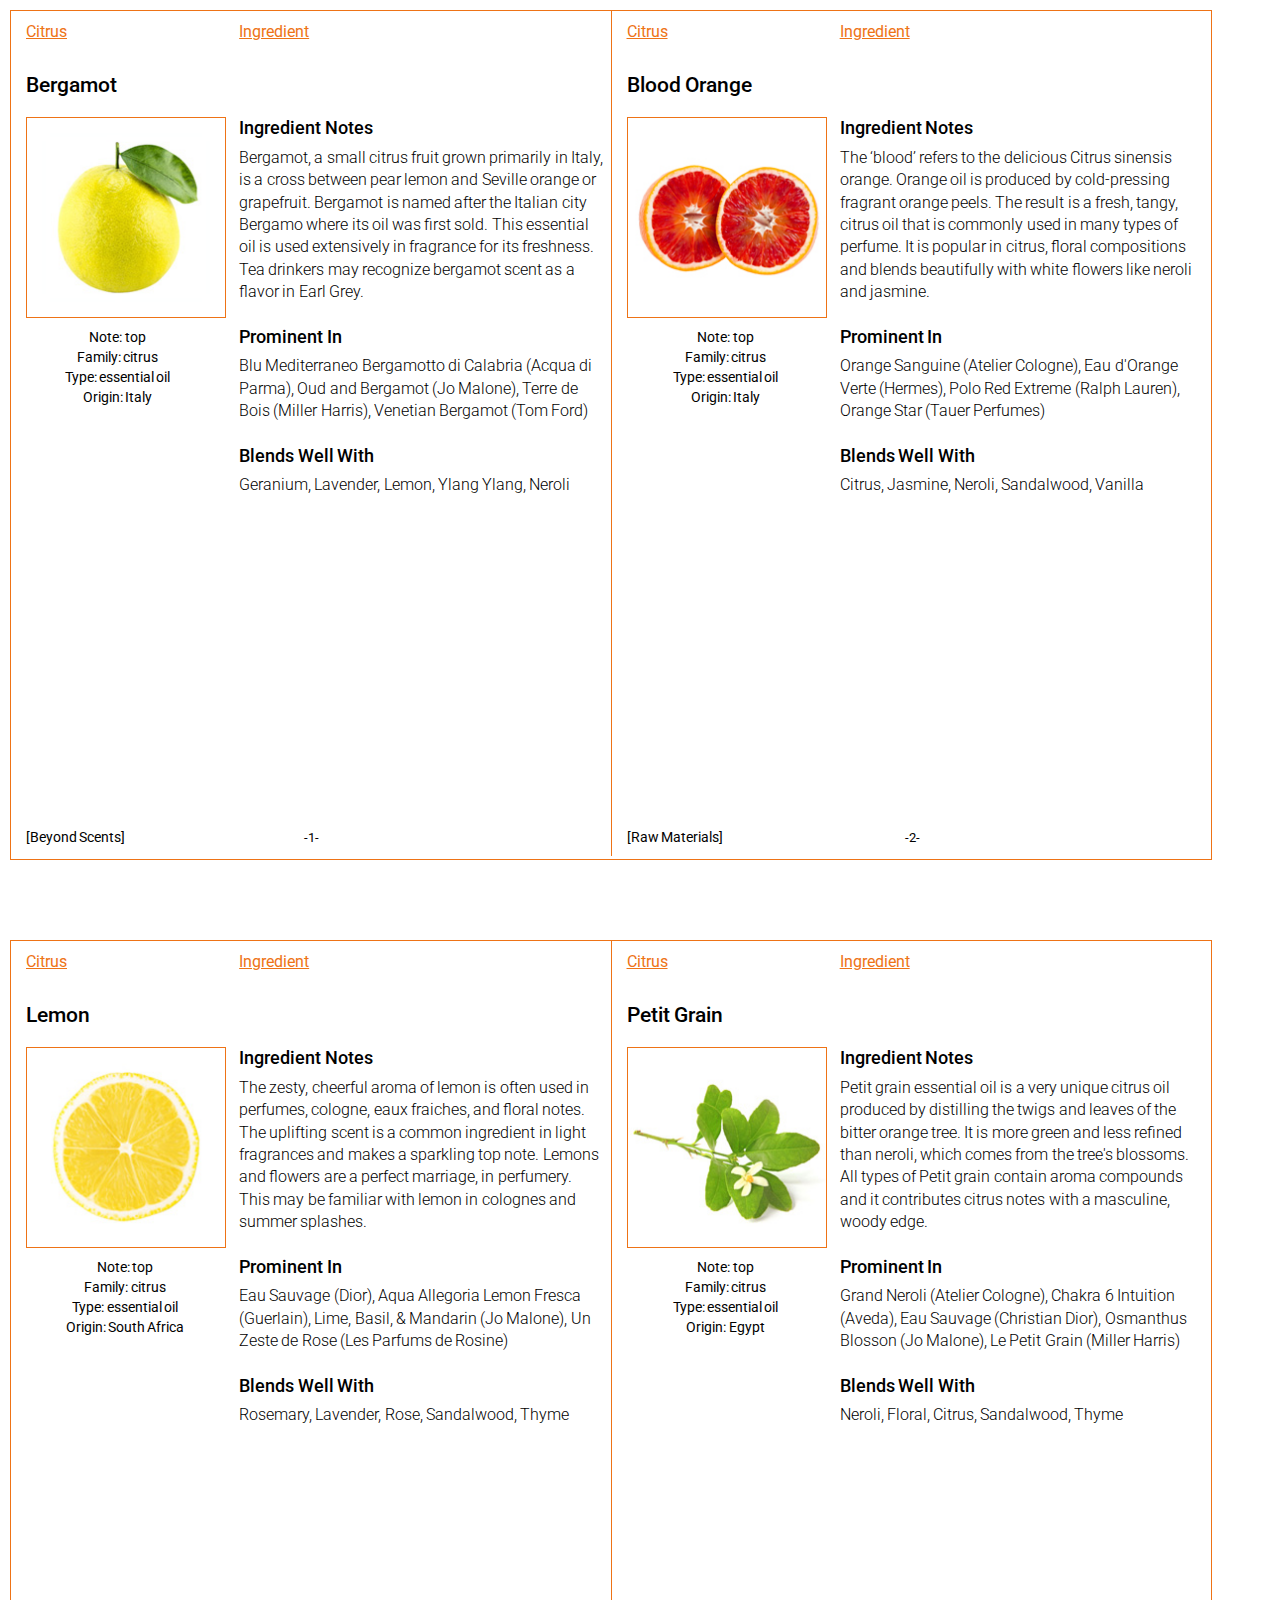
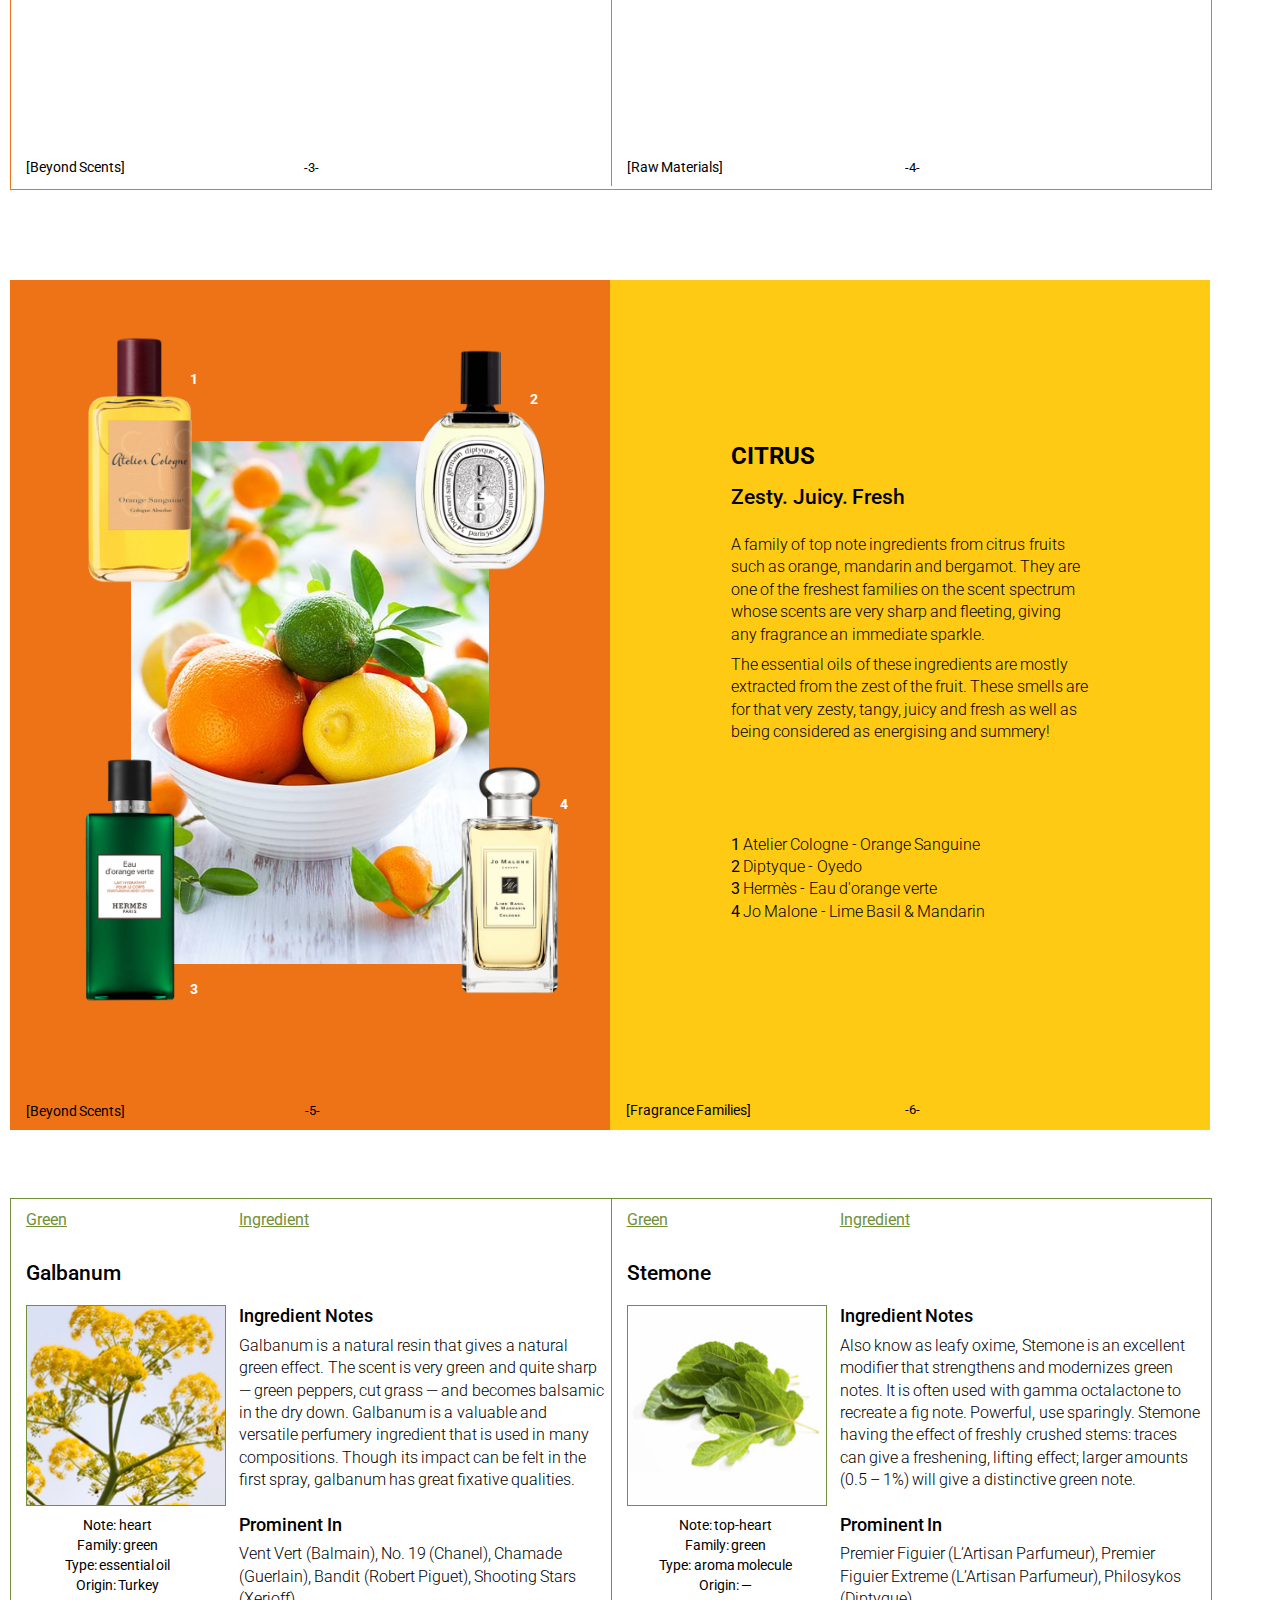
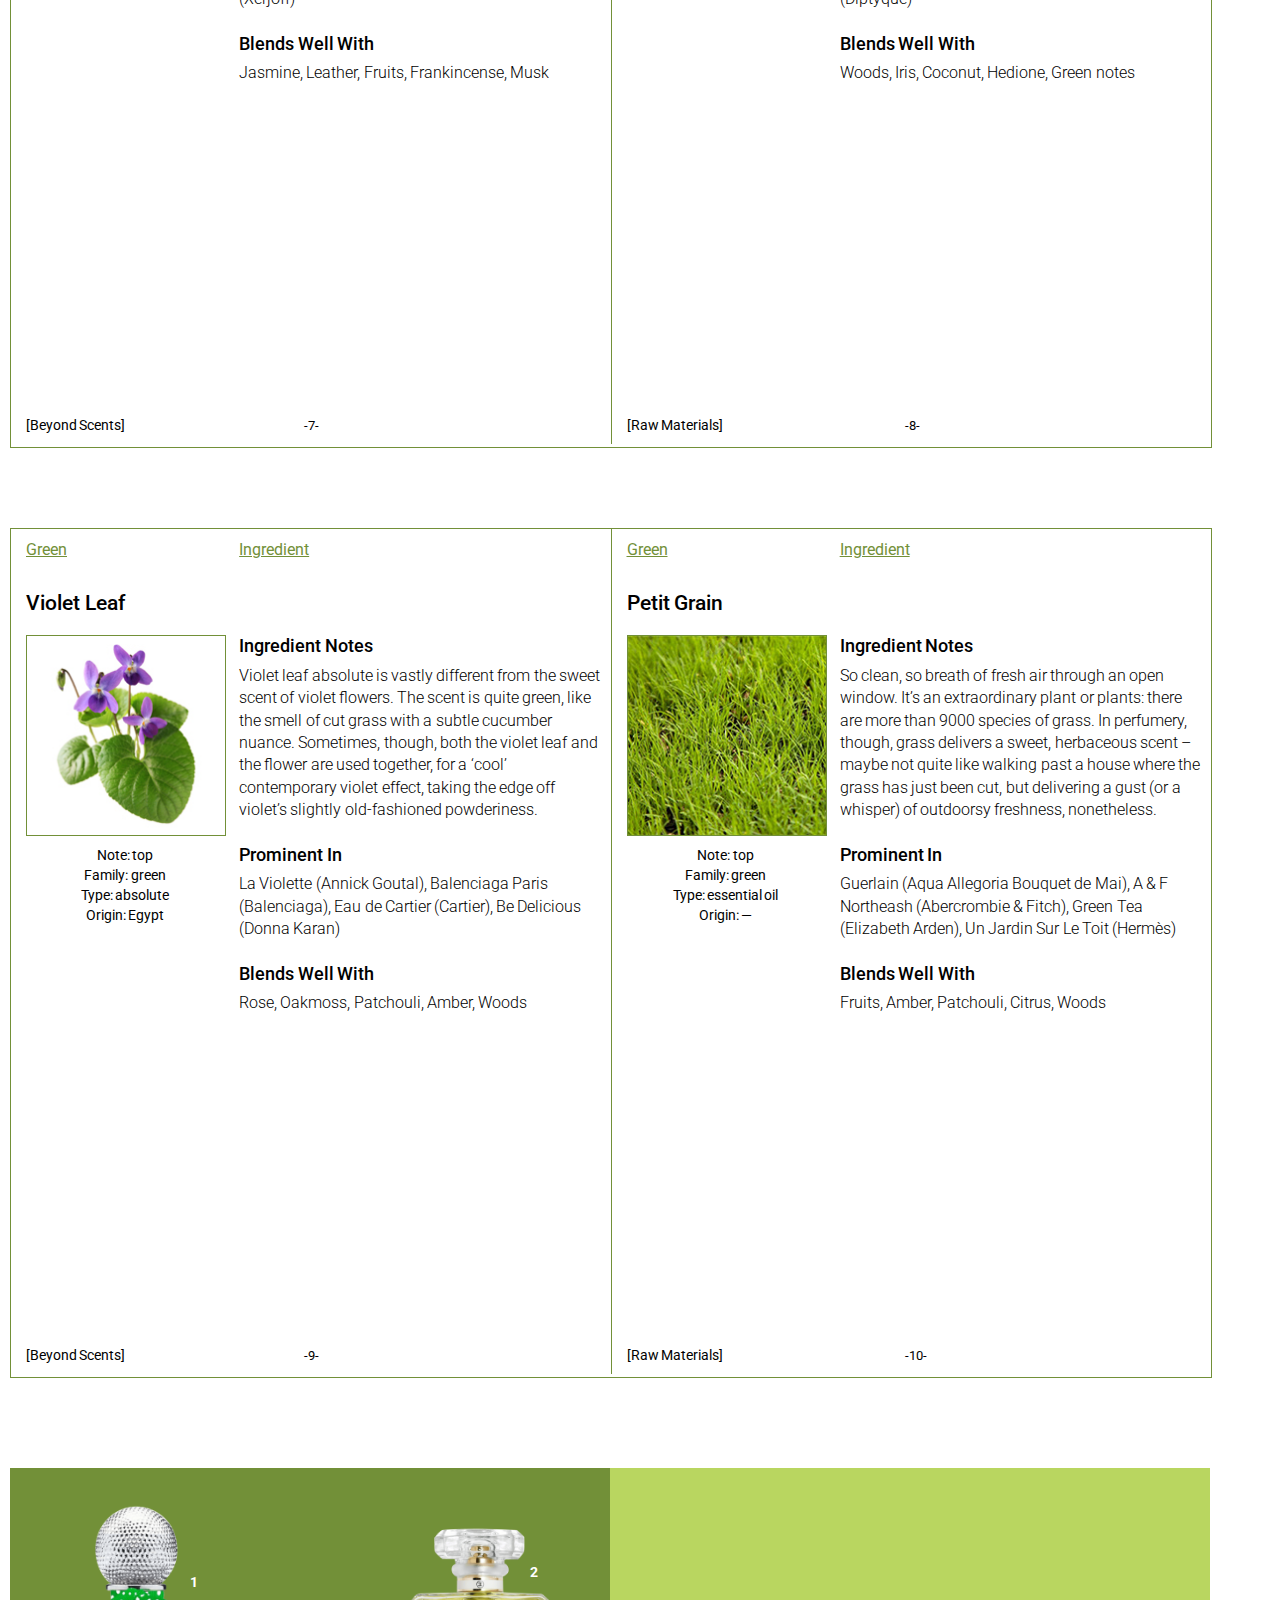
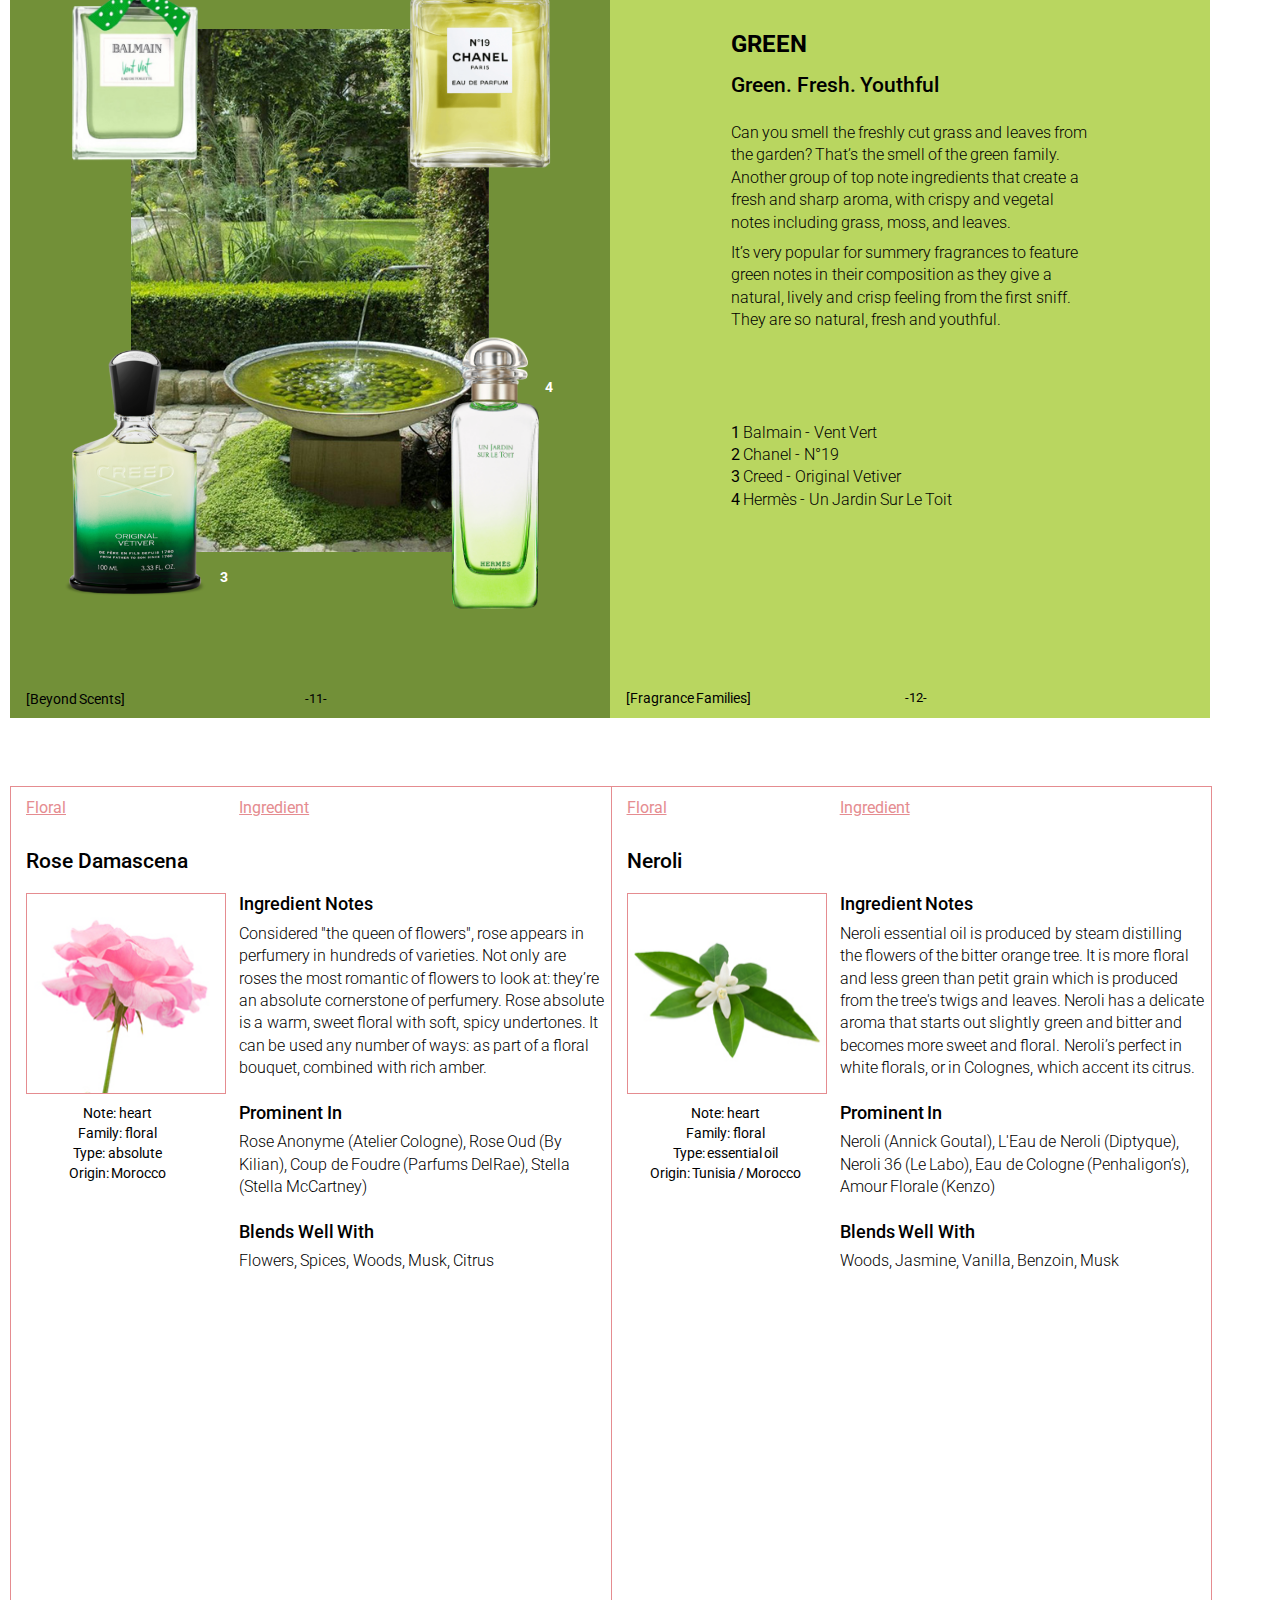
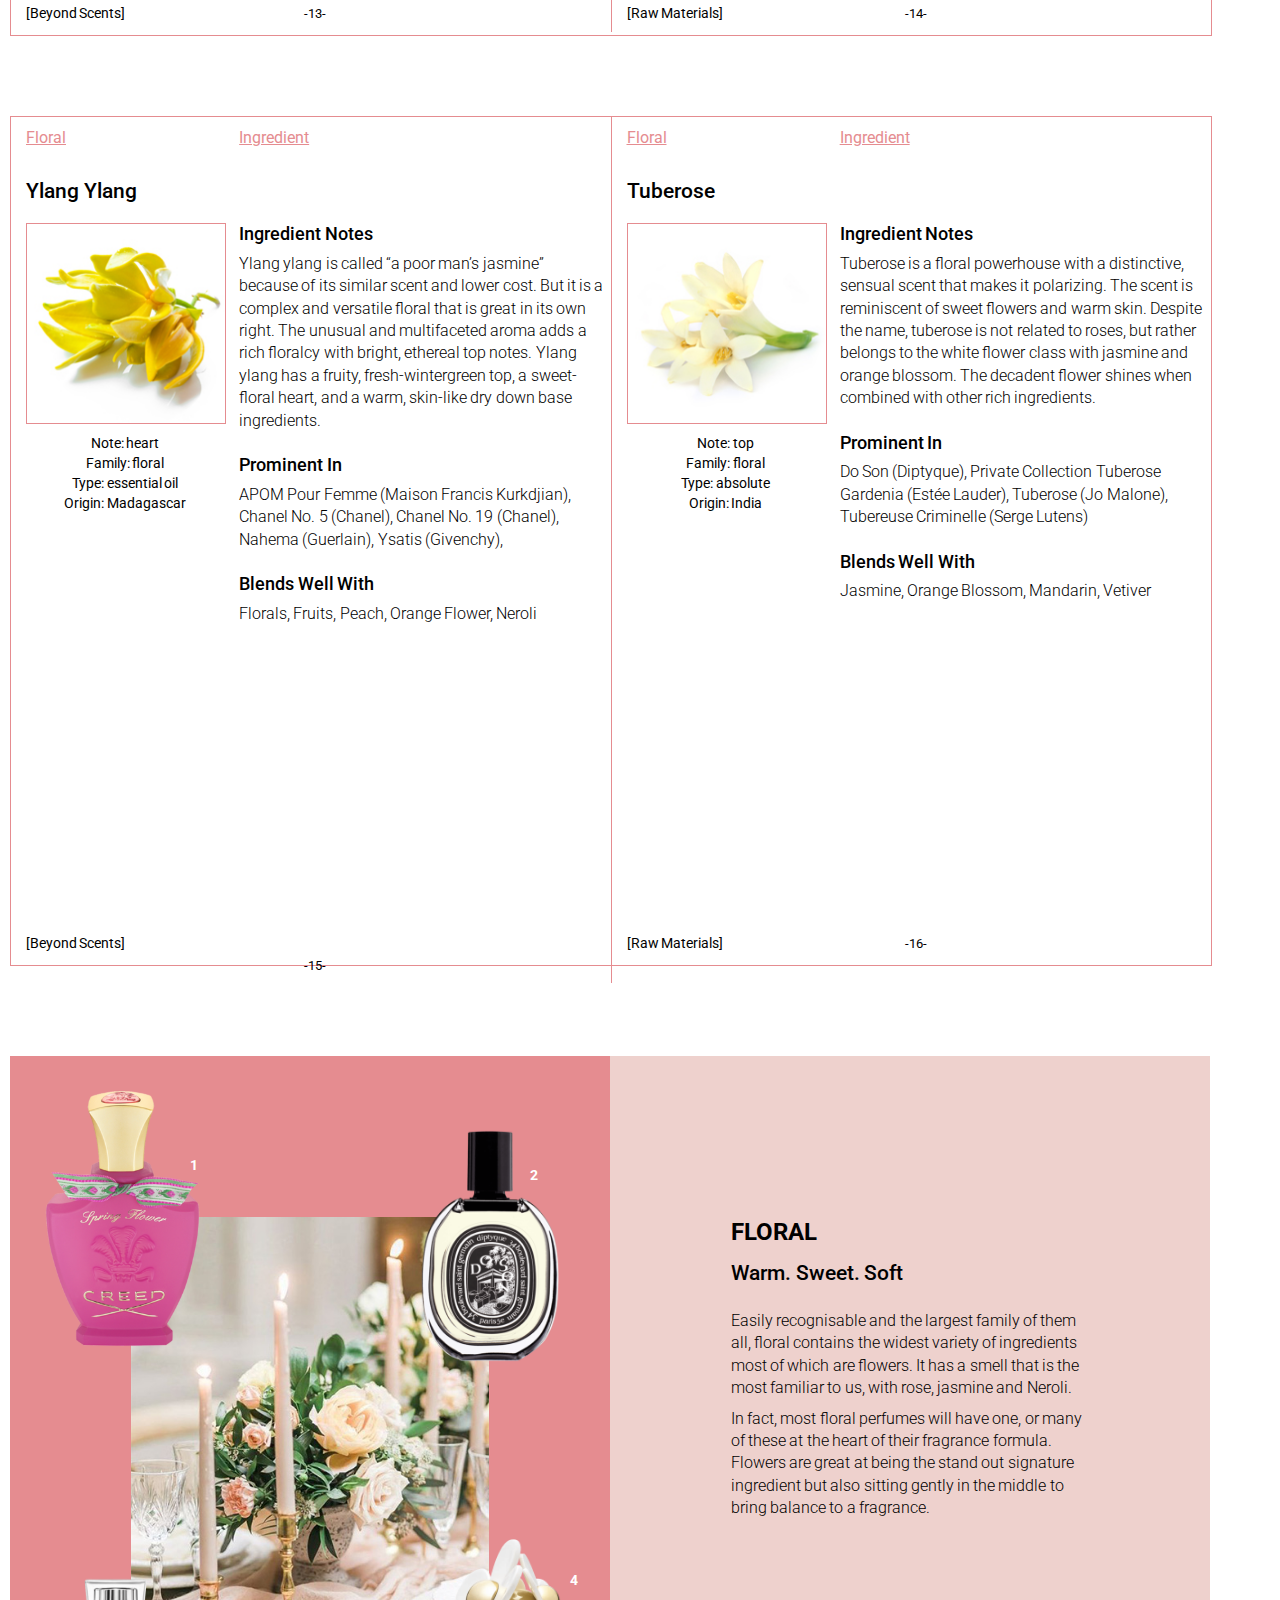
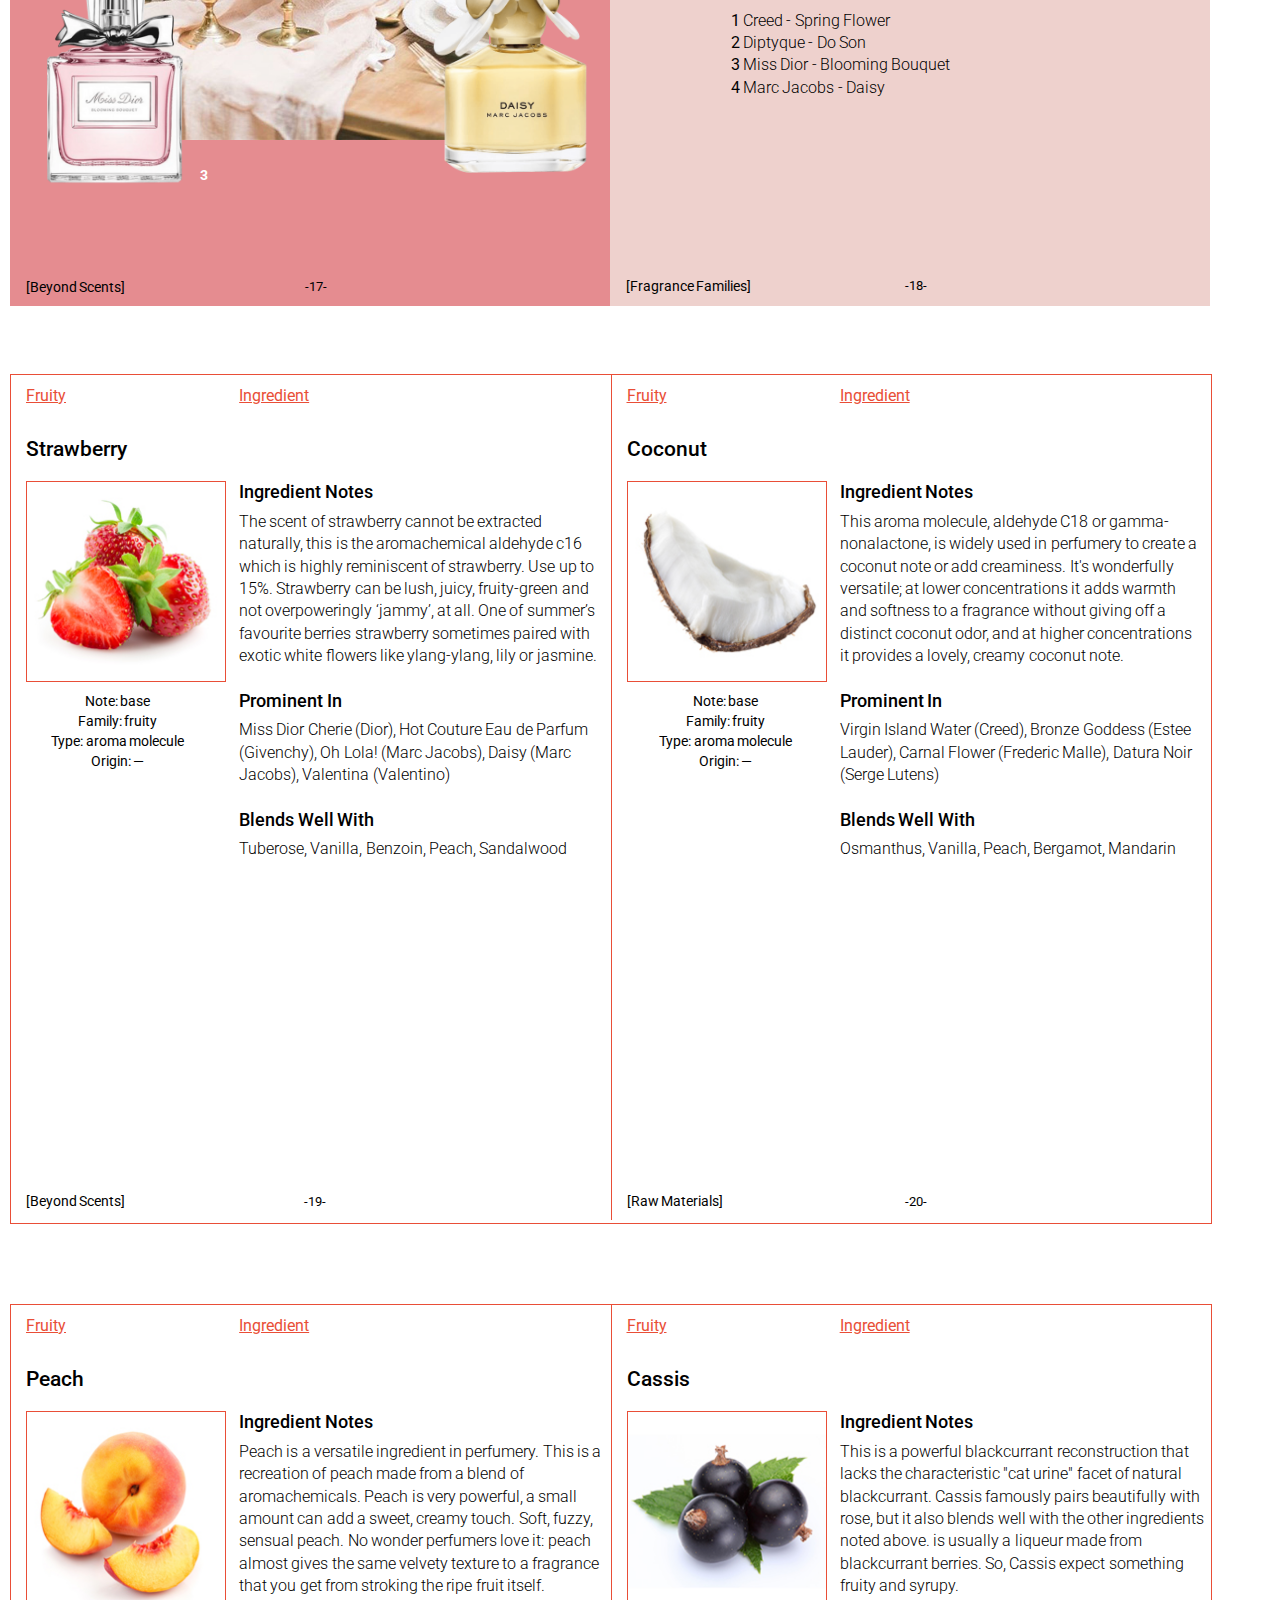
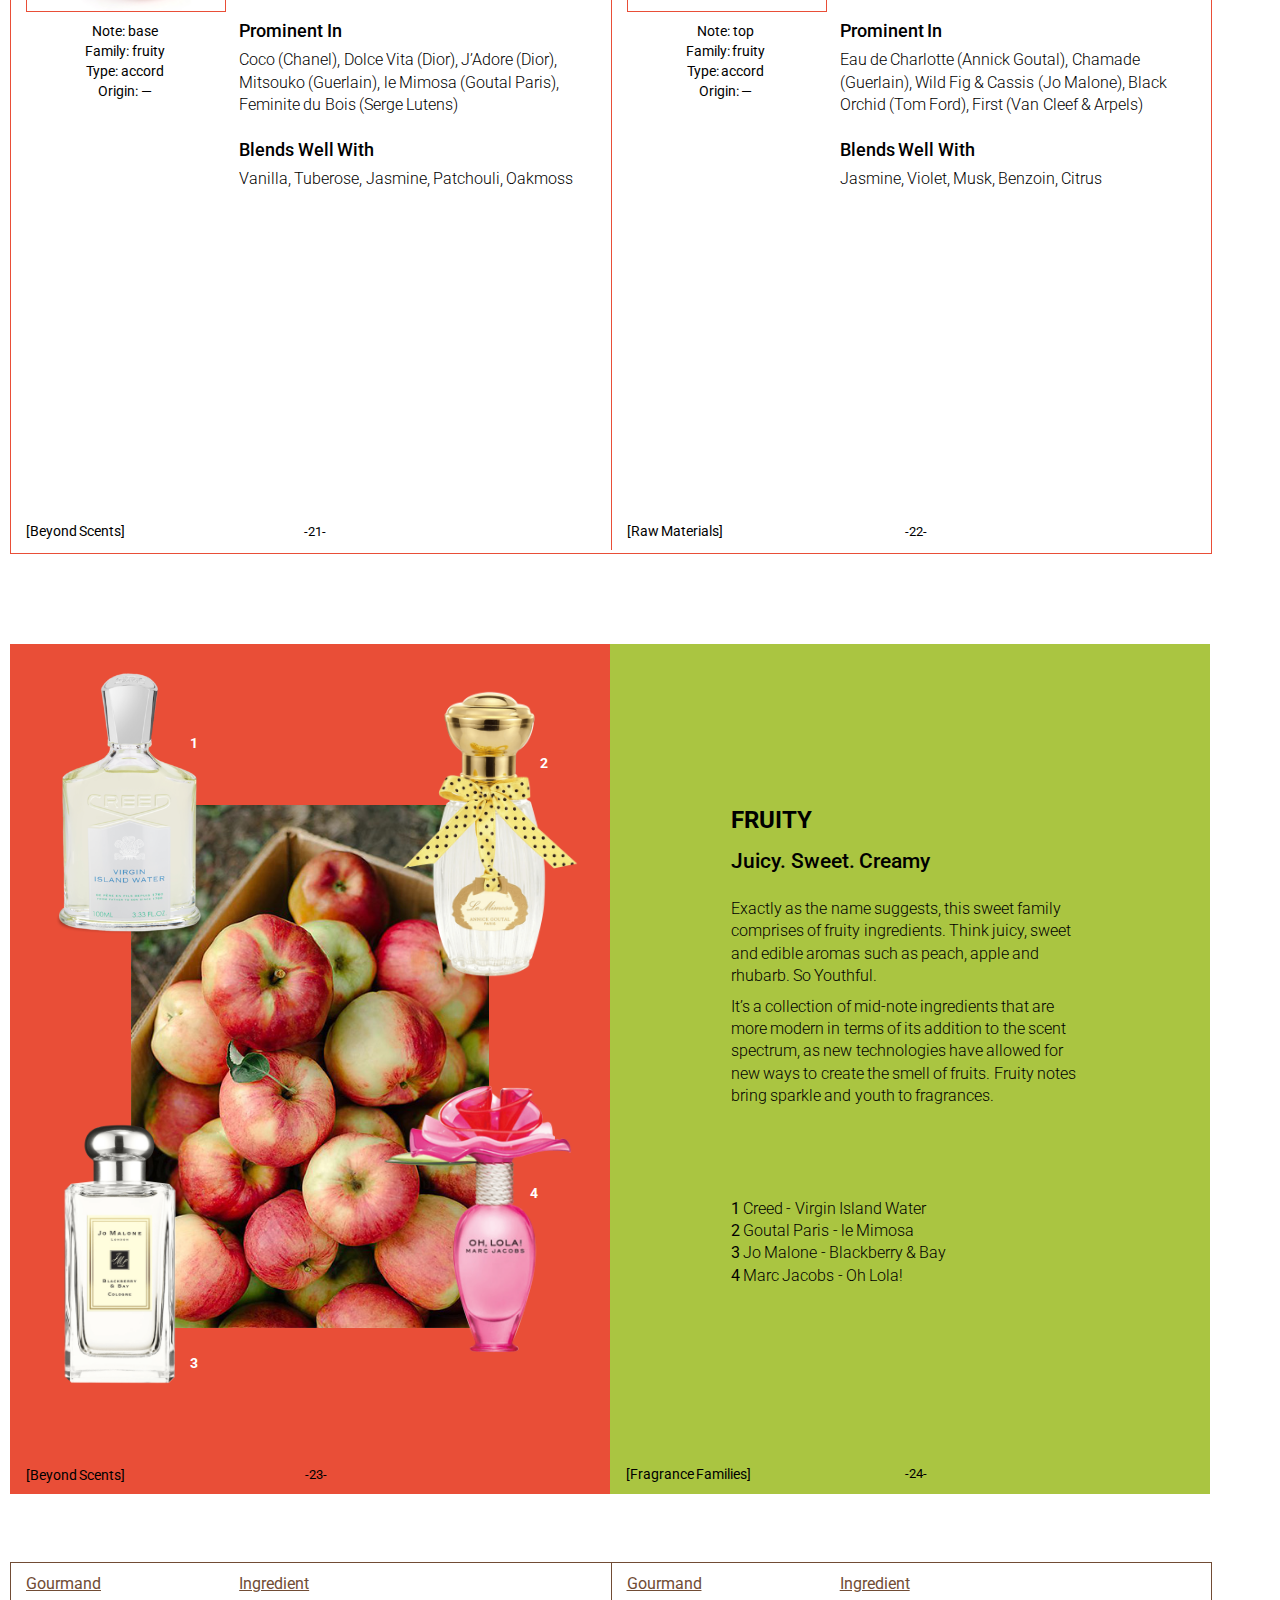
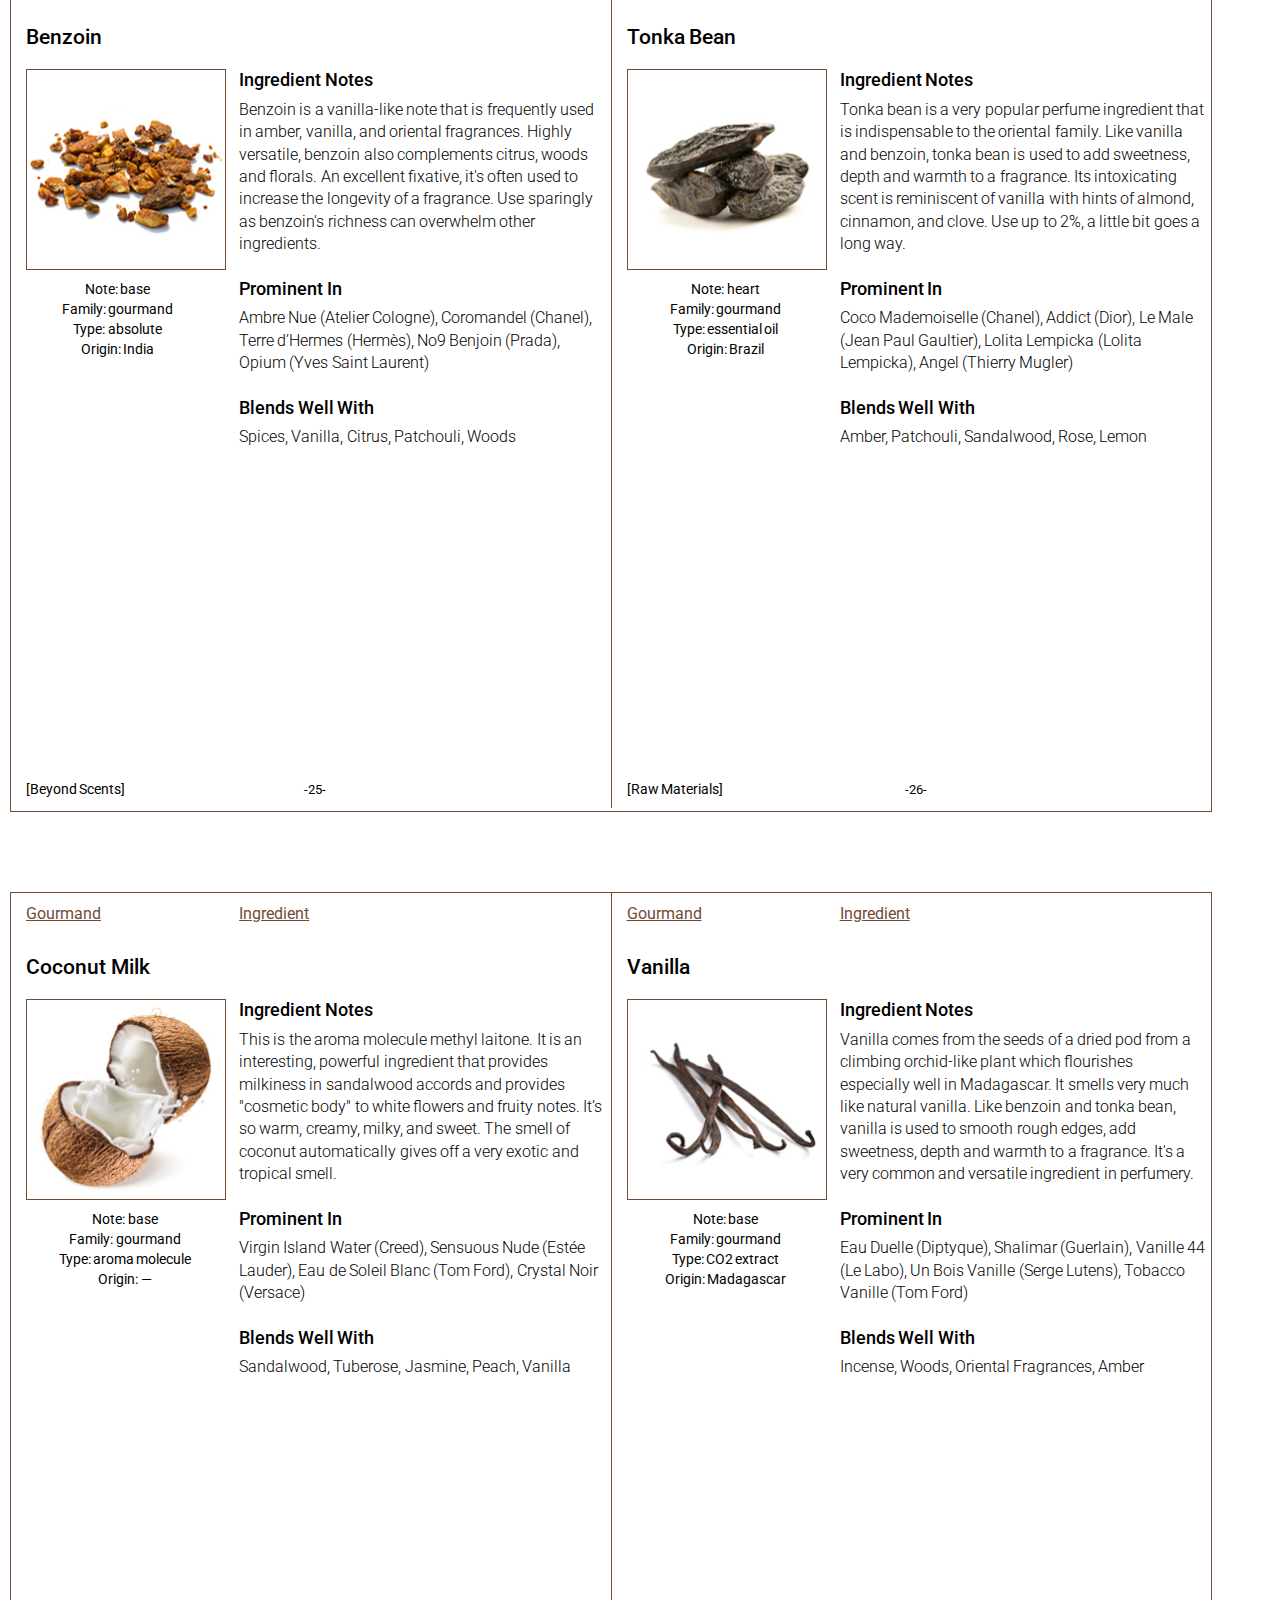
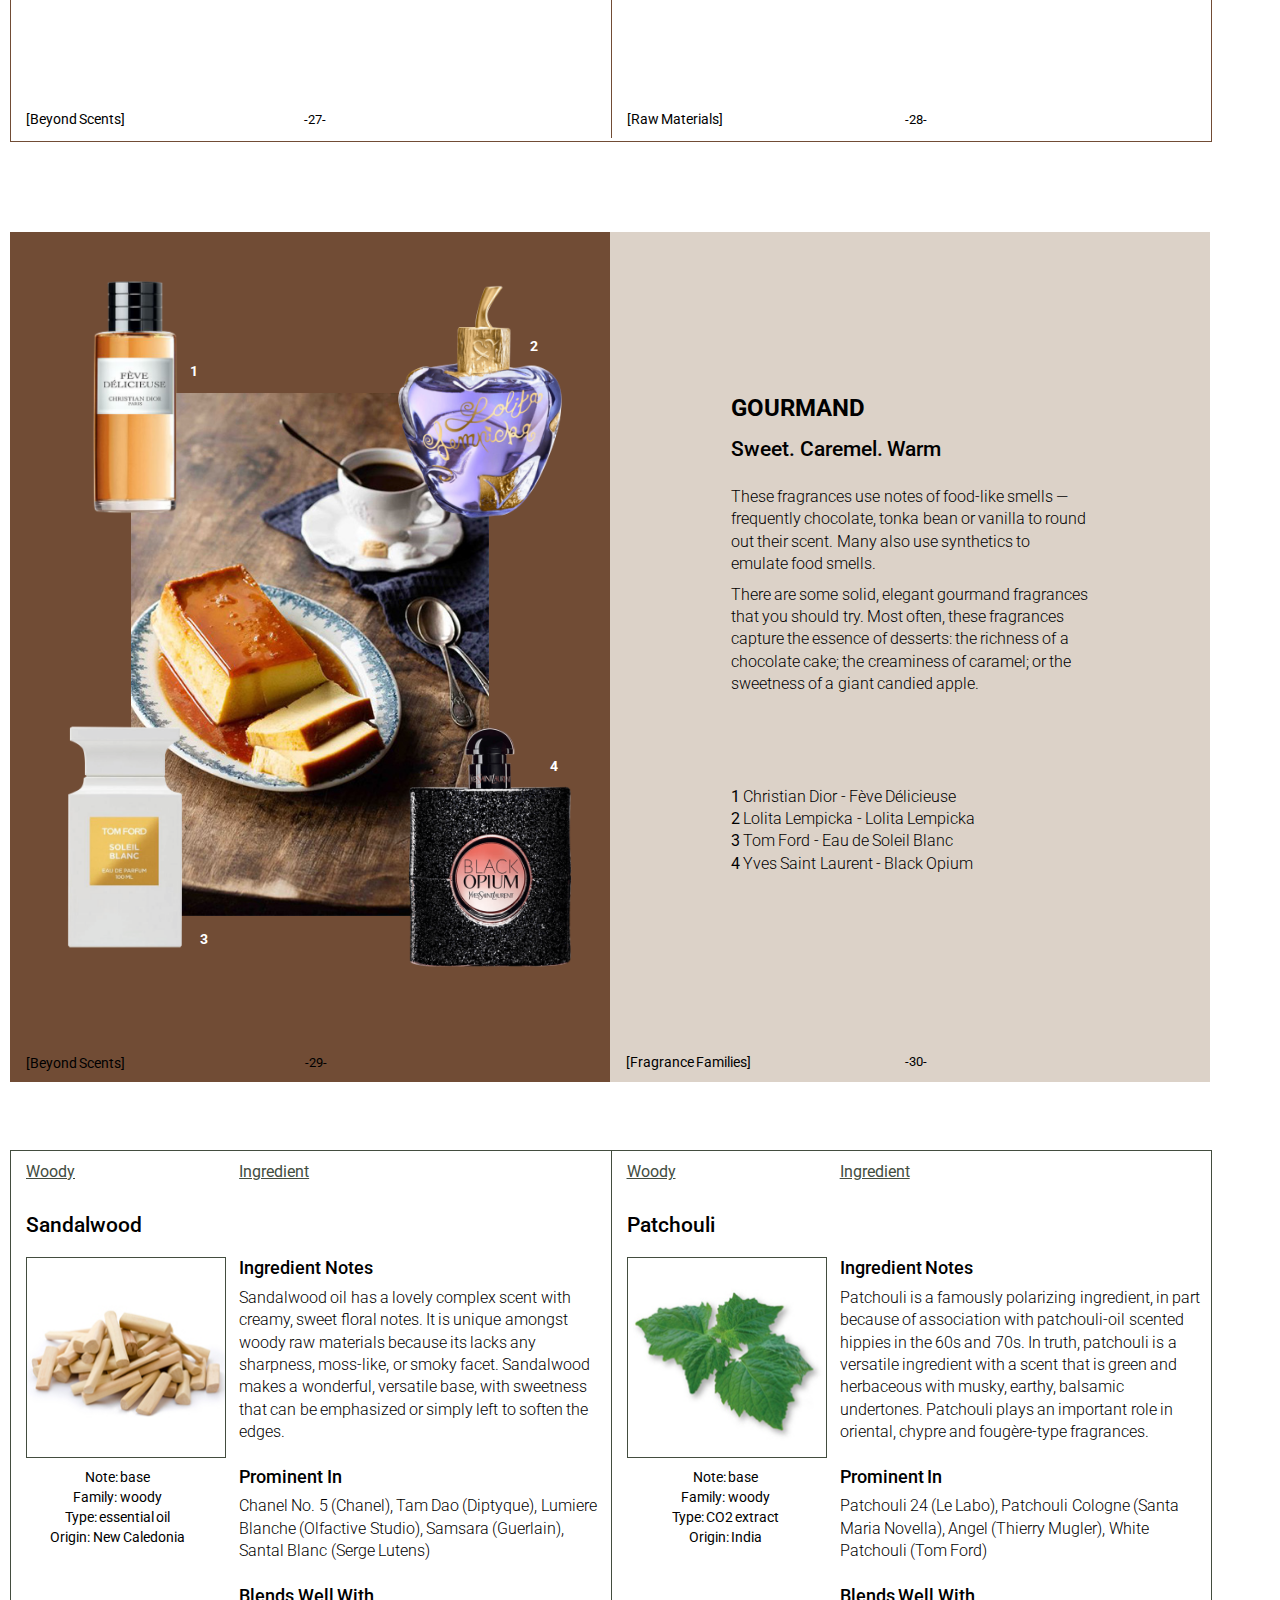
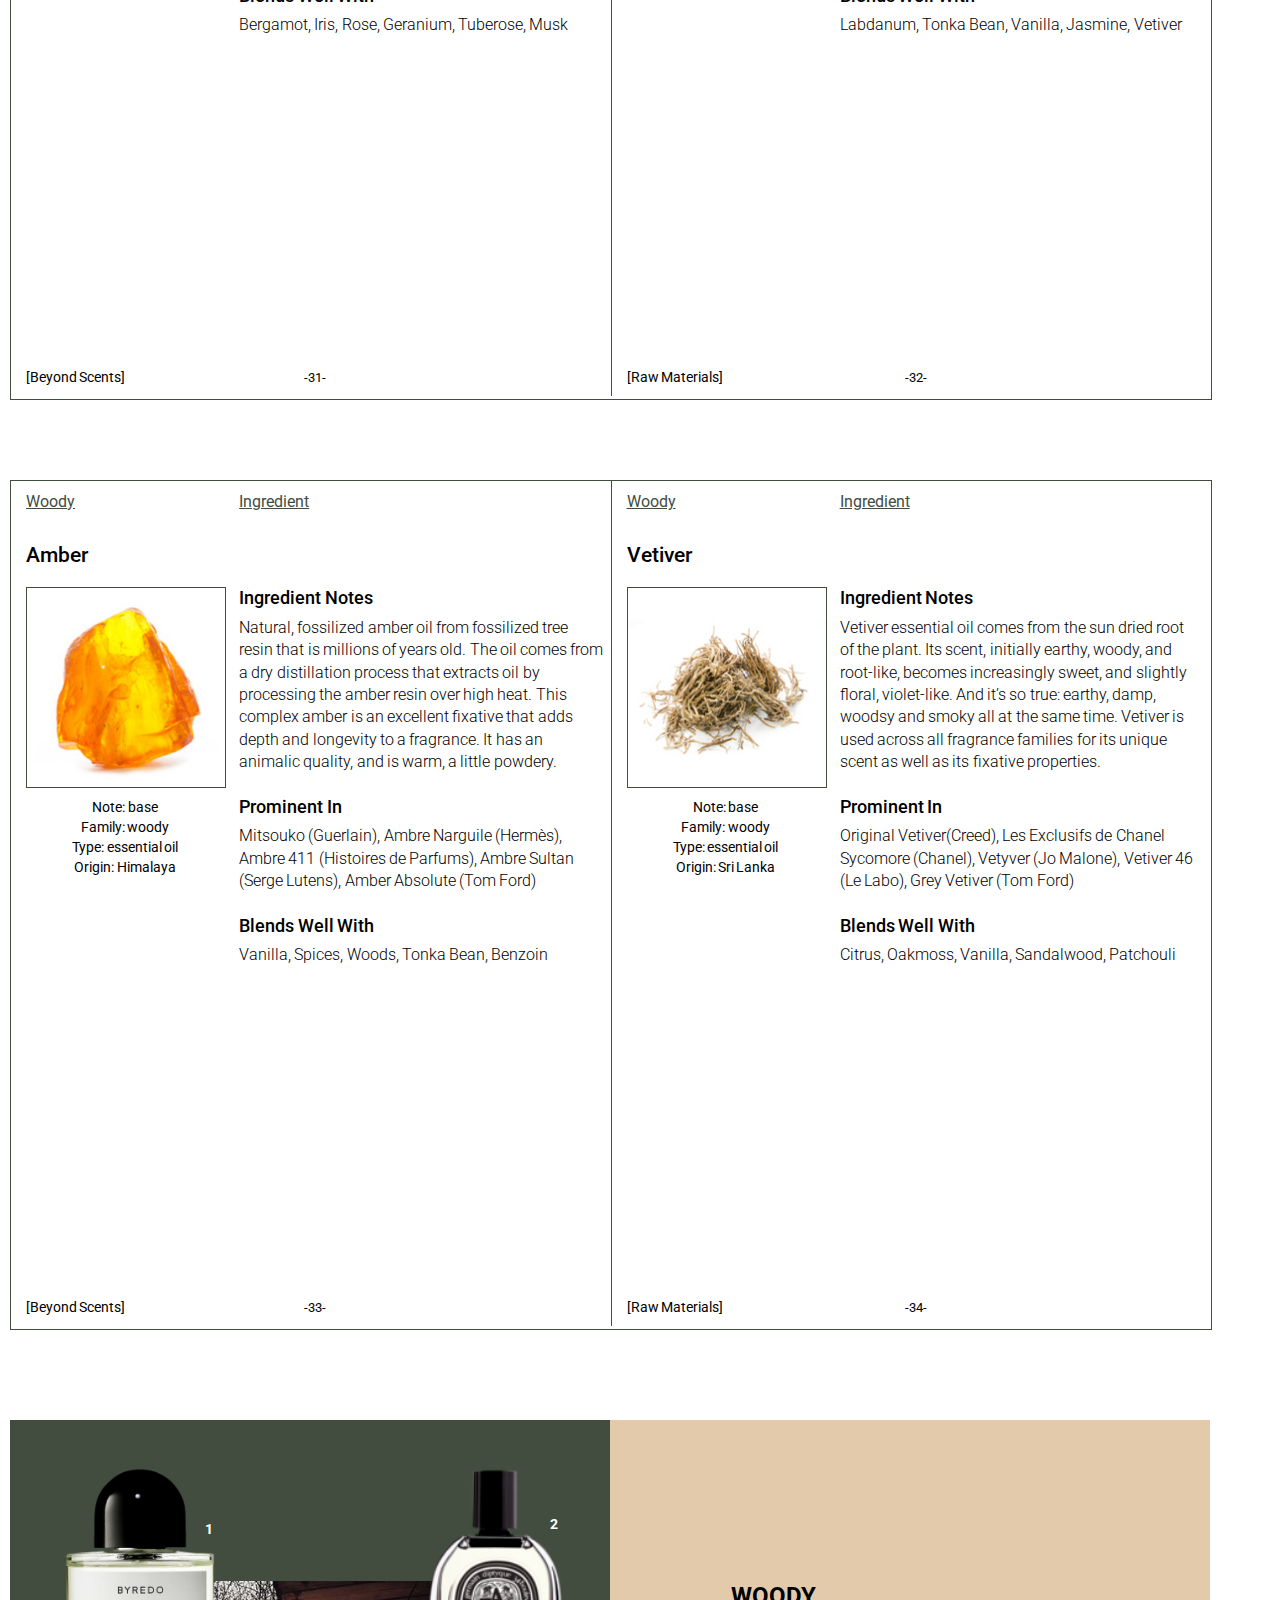
<file: i.html>
<!DOCTYPE html>
<html>
<head>
	<meta charset="utf-8">
	<title>BEYOND SCENTS</title>
	<link href="https://fonts.googleapis.com/css2?family=Roboto:ital,wght@0,100;0,300;0,400;0,500;0,700;0,900;1,100;1,300;1,400;1,500;1,700;1,900&display=swap" rel="stylesheet">
	<link rel="stylesheet" type="text/css" href="./css/style.css">
	<link rel="stylesheet" type="text/css" href="./css/c.css">
	<link rel="stylesheet" type="text/css" href="./css/d.css">
	<link rel="stylesheet" type="text/css" href="./css/e.css">
	<link rel="stylesheet" type="text/css" href="./css/f.css">
	<link rel="stylesheet" type="text/css" href="./css/g.css">
	<link rel="stylesheet" type="text/css" href="./css/h.css">
	<meta name="description" content="To express the scent through various senses.">
	<meta property="og:type" content="website">
	<meta property="og:url" content="https://min-jii.github.io/06-15-index/">
	<meta property="og:image" content="./img/img0.jpg">
	<meta property="og:title" content="BEYOND SCENTS">
	<meta property="og:description" content="To express the scent through various senses.">
	<link rel="shortcut icon" href="./img/favicon.ico" type="image/x-icon">
	<link rel="icon" href="./img/favicon.ico" type="image/x-icon">
</head>
<body>
	<section style="border: 1.5px solid #ee7316; width: 1200px; height:848px; margin: 10px;">
		<div class="row flexbox page">
			<div class="row col-2" style="margin-left: 15px;">
				<p class="pagemenu" style="color: #ee7316; text-decoration: underline;">Citrus</p>
				<h3>Bergamot</h3>
				<img src="./img/img4.jpg" style="border: 1px solid #ee7316;">
				<p style="font-size: 0.9rem; font-weight: 400; text-align: center; margin-left: -15px; margin-top: 10px;">
					Note: top <br>Family: citrus<br>Type: essential oil<br>Origin: Italy
				</p>
				<p class="pagemenu pagefont citrushover" style="margin-top: 420px;">
				<a href="index.html" target="_new" class="menu">[Beyond Scents]</a></p>
			</div>
			<div class="row col-4" style="width: 30.8%">
				<p class="pagemenu" style="color: #ee7316; text-decoration: underline;">Ingredient</p>
				<h4 style="margin-top: 75px;">Ingredient Notes</h4>
				<p style="margin-top: -15px;">Bergamot, a small citrus fruit grown primarily in Italy, is a cross between pear lemon and Seville orange or grapefruit. Bergamot is named after the Italian city Bergamo where its oil was first sold. This essential oil is used extensively in fragrance for its freshness. Tea drinkers may recognize bergamot scent as a flavor in Earl Grey.</p>
				<h4>Prominent In</h4>
				<p style="margin-top: -15px;">Blu Mediterraneo Bergamotto di Calabria (Acqua di Parma), Oud and Bergamot (Jo Malone), Terre de Bois (Miller Harris), Venetian Bergamot (Tom Ford)</p>
				<h4>Blends Well With</h4>
				<p style="margin-top: -15px;">Geranium, Lavender, Lemon, Ylang Ylang, Neroli</p>
				<p class="pagenumber" style="margin-top: 332px;">-1-</p>
			</div>
			<div style="border-left: 1px solid #ee7316; margin-top: 0px; margin-left: 0px;"></div>
			<div class="row col-2" style="margin-left: 15px;">
				<p class="pagemenu" style="color: #ee7316; text-decoration: underline;">Citrus</p>
				<h3>Blood Orange</h3>
				<img src="./img/img5.jpg" style="border: 1px solid #ee7316;;">
				<p style="font-size: 0.9rem; font-weight: 400; text-align: center; margin-top: 10px;">
					Note: top <br>Family: citrus<br>Type: essential oil<br>Origin: Italy
				</p>
				<p class="pagemenu pagefont citrushover" style="margin-top: 420px;">
				<a href="a.html" target="_new" class="menu">[Raw Materials]</a></p>
			</div>
			<div class="row col-4" style="width: 30.8%">
				<p class="pagemenu" style="color: #ee7316; text-decoration: underline;">Ingredient</p>
				<h4 style="margin-top: 75px;">Ingredient Notes</h4>
				<p style="margin-top: -15px;">The ‘blood’ refers to the delicious Citrus sinensis orange. Orange oil is produced by cold-pressing fragrant orange peels. The result is a fresh, tangy, citrus oil that is commonly used in many types of perfume. It is popular in citrus, floral compositions and blends beautifully with white flowers like neroli and jasmine.</p>
				<h4>Prominent In</h4>
				<p style="margin-top: -15px;">Orange Sanguine (Atelier Cologne), Eau d'Orange Verte (Hermes), Polo Red Extreme (Ralph Lauren), Orange Star (Tauer Perfumes)</p>
				<h4>Blends Well With</h4>
				<p style="margin-top: -15px;">Citrus, Jasmine, Neroli, Sandalwood, Vanilla</p>
				<p class="pagenumber" style="margin-top: 332px;">-2-</p>
			</div>
		</div>	
	</section>
	<section style="margin-top: 80px;"></section>
	<section style="border: 1.5px solid #ee7316; width: 1200px; height:848px; margin: 10px;">
		<div class="row flexbox page">
			<div class="row col-2" style="margin-left: 15px;">
				<p class="pagemenu" style="color: #ee7316; text-decoration: underline;">Citrus</p>
				<h3>Lemon</h3>
				<img src="./img/img6.jpg" style="border: 1px solid #ee7316;;">
				<p style="font-size: 0.9rem; font-weight: 400; text-align: center; margin-top: 10px;">
					Note: top <br>Family: citrus<br>Type: essential oil<br>Origin: South Africa
				</p>
				<p class="pagemenu pagefont citrushover" style="margin-top: 420px;">
				<a href="index.html" target="_new" class="menu">[Beyond Scents]</a></p>
			</div>
			<div class="row col-4" style="width: 30.8%">
				<p class="pagemenu" style="color: #ee7316; text-decoration: underline;">Ingredient</p>
				<h4 style="margin-top: 75px;">Ingredient Notes</h4>
				<p style="margin-top: -15px;">The zesty, cheerful aroma of lemon is often used in perfumes, cologne, eaux fraiches, and floral notes. The uplifting scent is a common ingredient in light fragrances and makes a sparkling top note. Lemons and flowers are a perfect marriage, in perfumery. This may be familiar with lemon in colognes and summer splashes.</p>
				<h4>Prominent In</h4>
				<p style="margin-top: -15px;">Eau Sauvage (Dior), Aqua Allegoria Lemon Fresca (Guerlain), Lime, Basil, & Mandarin (Jo Malone), Un Zeste de Rose (Les Parfums de Rosine)</p>
				<h4>Blends Well With</h4>
				<p style="margin-top: -15px;">Rosemary, Lavender, Rose, Sandalwood, Thyme</p>
				<p class="pagenumber" style="margin-top: 332px;">-3-</p>
			</div>
			<div style="border-left: 1px solid #ee7316; margin-top: 0px; margin-left: 0px;"></div>
			<div class="row col-2" style="margin-left: 15px;">
				<p class="pagemenu" style="color: #ee7316; text-decoration: underline;">Citrus</p>
				<h3>Petit Grain</h3>
				<img src="./img/img7.jpg" style="border: 1px solid #ee7316;;">
				<p style="font-size: 0.9rem; font-weight: 400; text-align: center; margin-top: 10px;">
					Note: top <br>Family: citrus<br>Type: essential oil<br>Origin: Egypt
				</p>
				<p class="pagemenu pagefont citrushover" style="margin-top: 420px;">
				<a href="a.html" target="_new" class="menu">[Raw Materials]</a></p>
			</div>
			<div class="row col-4" style="width: 30.8%">
				<p class="pagemenu" style="color: #ee7316; text-decoration: underline;">Ingredient</p>
				<h4 style="margin-top: 75px;">Ingredient Notes</h4>
				<p style="margin-top: -15px;">Petit grain essential oil is a very unique citrus oil produced by distilling the twigs and leaves of the bitter orange tree. It is more green and less refined than neroli, which comes from the tree's blossoms. All types of Petit grain contain aroma compounds and it contributes citrus notes with a masculine, woody edge.</p>
				<h4>Prominent In</h4>
				<p style="margin-top: -15px;">Grand Neroli (Atelier Cologne), Chakra 6 Intuition (Aveda), Eau Sauvage (Christian Dior), Osmanthus Blosson (Jo Malone), Le Petit Grain (Miller Harris)</p>
				<h4>Blends Well With</h4>
				<p style="margin-top: -15px;">Neroli, Floral, Citrus, Sandalwood, Thyme</p>
				<p class="pagenumber" style="margin-top: 332px;">-4-</p>
			</div>
		</div>	
	</section>
	<section style="margin-top: 80px;"></section>
	<section style="width: 1200px; height:848px; margin: 10px;">
		<div class="row flexbox page">
			<div class="row col-6" style="width: 50%; margin-left: 0px; background: #ee7316;"> 
				<div style="margin: 121px; margin-bottom: 128px; padding-top: 40px;">
					<img src="./img/img8.jpg">
					<img src="./img-a/img1.png" id="abs1">
					<img src="./img-a/img2.png" id="abs2">
					<img src="./img-a/img3.png" id="abs3">
					<img src="./img-a/img4.png" id="abs4">
					<p id="abs5" class="smalltext">1</p>
					<p id="abs6" class="smalltext">2</p>
					<p id="abs7" class="smalltext">3</p>
					<p id="abs8" class="smalltext">4</p>
				</div>
				<div class="flexbox">
					<div class="row col-3" style="margin-left: 6px;">	
						<p class="pagemenu pagefont whitehover">
						<a href="index.html" target="_new" class="menu">[Beyond Scents]</a></p>
					</div>
					<div class="row col-3" style="margin-left: 61px; color: black; z-index: 1;">
						<p class="pagenumber">-5-</p>
					</div>
				</div>
			</div>			
			<div class="row col-6" style="width: 50%; margin-left: 0px; background: #ffca13;">
				<div style="margin: 121px; margin-top: 162px; margin-bottom: 168px;">
					<h1 style="font-size: 1.5rem;">CITRUS</h1>
					<h3 style="margin-top: 15px; margin-bottom: 25px;">Zesty. Juicy. Fresh</h3>
					<p>A family of top note ingredients from citrus fruits such as orange, mandarin and bergamot. They are one of the freshest families on the scent spectrum whose scents are very sharp and fleeting, giving any fragrance an immediate sparkle.</p><p>The essential oils of these ingredients are mostly extracted from the zest of the fruit. These smells are for that very zesty, tangy, juicy and fresh as well as being considered as energising and summery!</p>
					<p style="margin-left: 0px; margin-top: 90px;">
						<b>1</b> Atelier Cologne - Orange Sanguine<br>
						<b>2</b> Diptyque - Oyedo<br>
						<b>3</b> Hermès - Eau d'orange verte<br>
						<b>4</b> Jo Malone - Lime Basil & Mandarin</p>
				</div>	
				<div class="flexbox">
					<div class="row col-3" style="margin-left: 6px;">
						<p class="pagemenu pagefont whitehover">
						<a href="b.html" target="_new" class="menu">[Fragrance Families]</a></p>
					</div>
					<div class="row col-3" style="margin-left: 61px;">
						<p class="pagenumber">-6-</p>
					</div>	
				</div>
			</div>
		</div>	
	</section>	
	<section style="margin-top: 80px;"></section>
	<section style="border: 1.5px solid #729038; width: 1200px; height:848px; margin: 10px;">
		<div class="row flexbox page">
			<div class="row col-2" style="margin-left: 15px;">
				<p class="pagemenu" style="color: #729038; text-decoration: underline;">Green</p>
				<h3>Galbanum</h3>
				<img src="./img/img9.jpg" style="border: 1px solid #729038;">
				<p style="font-size: 0.9rem; font-weight: 400; text-align: center; margin-left: -15px; margin-top: 10px;">
					Note: heart <br>Family: green<br>Type: essential oil<br>Origin: Turkey
				</p>
				<p class="pagemenu pagefont greenhover" style="margin-top: 420px;">
				<a href="index.html" target="_new" class="menu">[Beyond Scents]</a></p>
			</div>
			<div class="row col-4" style="width: 30.8%">
				<p class="pagemenu" style="color: #729038; text-decoration: underline;">Ingredient</p>
				<h4 style="margin-top: 75px;">Ingredient Notes</h4>
				<p style="margin-top: -15px;">Galbanum is a natural resin that gives a natural green effect. The scent is very green and quite sharp — green peppers, cut grass — and becomes balsamic in the dry down. Galbanum is a valuable and versatile perfumery ingredient that is used in many compositions. Though its impact can be felt in the first spray, galbanum has great fixative qualities. </p>
				<h4>Prominent In</h4>
				<p style="margin-top: -15px;">Vent Vert (Balmain), No. 19 (Chanel), Chamade (Guerlain), Bandit (Robert Piguet), Shooting Stars (Xerjoff)</p>
				<h4>Blends Well With</h4>
				<p style="margin-top: -15px;">Jasmine, Leather, Fruits, Frankincense, Musk</p>
				<p class="pagenumber" style="margin-top: 332px;">-7-</p>
			</div>
			<div style="border-left: 1px solid #729038; margin-top: 0px; margin-left: 0px;"></div>
			<div class="row col-2" style="margin-left: 15px;">
				<p class="pagemenu" style="color: #729038; text-decoration: underline;">Green</p>
				<h3>Stemone</h3>
				<img src="./img/img10.jpg" style="border: 1px solid #729038;">
				<p style="font-size: 0.9rem; font-weight: 400; text-align: center; margin-top: 10px;">
					Note: top-heart <br>Family: green<br>Type: aroma molecule<br>Origin: —
				</p>
				<p class="pagemenu pagefont greenhover" style="margin-top: 420px;">
				<a href="a.html" target="_new" class="menu">[Raw Materials]</a></p>
			</div>
			<div class="row col-4" style="width: 30.8%">
				<p class="pagemenu" style="color: #729038; text-decoration: underline;">Ingredient</p>
				<h4 style="margin-top: 75px;">Ingredient Notes</h4>
				<p style="margin-top: -15px;">Also know as leafy oxime, Stemone is an excellent modifier that strengthens and modernizes green notes. It is often used with gamma octalactone to recreate a fig note. Powerful, use sparingly. Stemone having the effect of freshly crushed stems: traces can give a freshening, lifting effect; larger amounts (0.5 – 1%) will give a distinctive green note.</p>
				<h4>Prominent In</h4>
				<p style="margin-top: -15px;">Premier Figuier (L’Artisan Parfumeur), Premier Figuier Extreme (L’Artisan Parfumeur), Philosykos (Diptyque)</p>
				<h4>Blends Well With</h4>
				<p style="margin-top: -15px;">Woods, Iris, Coconut, Hedione, Green notes</p>
				<p class="pagenumber" style="margin-top: 332px;">-8-</p>
			</div>
		</div>	
	</section>
	<section style="margin-top: 80px;"></section>
	<section style="border: 1.5px solid #729038; width: 1200px; height:848px; margin: 10px;">
		<div class="row flexbox page">
			<div class="row col-2" style="margin-left: 15px;">
				<p class="pagemenu" style="color: #729038; text-decoration: underline;">Green</p>
				<h3>Violet Leaf</h3>
				<img src="./img/img11.jpg" style="border: 1px solid #729038;">
				<p style="font-size: 0.9rem; font-weight: 400; text-align: center; margin-top: 10px;">
					Note: top <br>Family: green<br>Type: absolute<br>Origin: Egypt
				</p>
				<p class="pagemenu pagefont greenhover" style="margin-top: 420px;">
				<a href="index.html" target="_new" class="menu">[Beyond Scents]</a></p>
			</div>
			<div class="row col-4" style="width: 30.8%">
				<p class="pagemenu" style="color: #729038; text-decoration: underline;">Ingredient</p>
				<h4 style="margin-top: 75px;">Ingredient Notes</h4>
				<p style="margin-top: -15px;">Violet leaf absolute is vastly different from the sweet scent of violet flowers. The scent is quite green, like the smell of cut grass with a subtle cucumber nuance. Sometimes, though, both the violet leaf and the flower are used together, for a ‘cool’ contemporary violet effect, taking the edge off violet’s slightly old-fashioned powderiness.</p>
				<h4>Prominent In</h4>
				<p style="margin-top: -15px;">La Violette (Annick Goutal), Balenciaga Paris (Balenciaga), Eau de Cartier (Cartier), Be Delicious (Donna Karan)</p>
				<h4>Blends Well With</h4>
				<p style="margin-top: -15px;">Rose, Oakmoss, Patchouli, Amber, Woods</p>
				<p class="pagenumber" style="margin-top: 332px;">-9-</p>
			</div>
			<div style="border-left: 1px solid #729038; margin-top: 0px; margin-left: 0px;"></div>
			<div class="row col-2" style="margin-left: 15px;">
				<p class="pagemenu" style="color: #729038; text-decoration: underline;">Green</p>
				<h3>Petit Grain</h3>
				<img src="./img/img12.jpg" style="border: 1px solid #729038;">
				<p style="font-size: 0.9rem; font-weight: 400; text-align: center; margin-top: 10px;">
					Note: top <br>Family: green<br>Type: essential oil<br>Origin: —
				</p>
				<p class="pagemenu pagefont greenhover" style="margin-top: 420px;">
				<a href="a.html" target="_new" class="menu">[Raw Materials]</a></p>
			</div>
			<div class="row col-4" style="width: 30.8%">
				<p class="pagemenu" style="color: #729038; text-decoration: underline;">Ingredient</p>
				<h4 style="margin-top: 75px;">Ingredient Notes</h4>
				<p style="margin-top: -15px;">So clean, so breath of fresh air through an open window. It’s an extraordinary plant or plants: there are more than 9000 species of grass. In perfumery, though, grass delivers a sweet, herbaceous scent – maybe not quite like walking past a house where the grass has just been cut, but delivering a gust (or a whisper) of outdoorsy freshness, nonetheless.</p>
				<h4>Prominent In</h4>
				<p style="margin-top: -15px;">Guerlain (Aqua Allegoria Bouquet de Mai), A & F Northeash (Abercrombie & Fitch), Green Tea (Elizabeth Arden), Un Jardin Sur Le Toit (Hermès)</p>
				<h4>Blends Well With</h4>
				<p style="margin-top: -15px;">Fruits, Amber, Patchouli, Citrus, Woods</p>
				<p class="pagenumber" style="margin-top: 332px;">-10-</p>
			</div>
		</div>	
	</section>
	<section style="margin-top: 80px;"></section>
	<section style="width: 1200px; height:848px; margin: 10px;">
		<div class="row flexbox page">
			<div class="row col-6" style="width: 50%; margin-left: 0px; background: #729038;"> 
				<div style="margin: 121px; margin-bottom: 128px; padding-top: 40px;">
					<img src="./img/img29.jpg">
					<img src="./img-a/img5.png" id="abs9">
					<img src="./img-a/img6.png" id="abs10">
					<img src="./img-a/img7.png" id="abs11">
					<img src="./img-a/img8.png" id="abs12">
					<p id="abs13" class="smalltext">1</p>
					<p id="abs14" class="smalltext">2</p>
					<p id="abs15" class="smalltext">3</p>
					<p id="abs16" class="smalltext">4</p>
				</div>
				<div class="flexbox">
					<div class="row col-3" style="margin-left: 6px;">	
						<p class="pagemenu pagefont whitehover">
						<a href="index.html" target="_new" class="menu">[Beyond Scents]</a></p>
					</div>
					<div class="row col-3" style="margin-left: 61px; color: black; z-index: 1;">
						<p class="pagenumber">-11-</p>
					</div>
				</div>
			</div>			
			<div class="row col-6" style="width: 50%; margin-left: 0px; background: #b9d660;">
				<div style="margin: 121px; margin-top: 162px; margin-bottom: 168px;">
					<h1 style="font-size: 1.5rem;">GREEN</h1>
					<h3 style="margin-top: 15px; margin-bottom: 25px;">Green. Fresh. Youthful</h3>
					<p>Can you smell the freshly cut grass and leaves from the garden? That’s the smell of the green family. Another group of top note ingredients that create a fresh and sharp aroma, with crispy and vegetal notes including grass, moss, and leaves.</p>
					<p>It’s very popular for summery fragrances to feature green notes in their composition as they give a natural, lively and crisp feeling from the first sniff. They are so natural, fresh and youthful.</p>
					<p style="margin-left: 0px; margin-top: 90px;">
						<b>1</b> Balmain - Vent Vert<br>
						<b>2</b> Chanel - N°19<br>
						<b>3</b> Creed - Original Vetiver<br>
						<b>4</b> Hermès - Un Jardin Sur Le Toit</p>
				</div>	
				<div class="flexbox">
					<div class="row col-3" style="margin-left: 6px;">
						<p class="pagemenu pagefont whitehover">
						<a href="b.html" target="_new" class="menu">[Fragrance Families]</a></p>
					</div>
					<div class="row col-3" style="margin-left: 61px;">
						<p class="pagenumber">-12-</p>
					</div>	
				</div>
			</div>
		</div>	
	</section>	
	<section style="margin-top: 80px;"></section>
	<section style="border: 1.5px solid #e58c90; width: 1200px; height:848px; margin: 10px;">
		<div class="row flexbox page">
			<div class="row col-2" style="margin-left: 15px;">
				<p class="pagemenu" style="color: #e58c90; text-decoration: underline;">Floral</p>
				<h3>Rose Damascena</h3>
				<img src="./img/img13.jpg" style="border: 1px solid #e58c90;">
				<p style="font-size: 0.9rem; font-weight: 400; text-align: center; margin-left: -15px; margin-top: 10px;">
					Note: heart <br>Family: floral<br>Type: absolute<br>Origin: Morocco
				</p>
				<p class="pagemenu pagefont floralhover" style="margin-top: 420px;">
				<a href="index.html" target="_new" class="menu">[Beyond Scents]</a></p>
			</div>
			<div class="row col-4" style="width: 30.8%">
				<p class="pagemenu" style="color: #e58c90; text-decoration: underline;">Ingredient</p>
				<h4 style="margin-top: 75px;">Ingredient Notes</h4>
				<p style="margin-top: -15px;">Considered "the queen of flowers", rose appears in perfumery in hundreds of varieties. Not only are roses the most romantic of flowers to look at:  they’re an absolute cornerstone of perfumery. Rose absolute is a warm, sweet floral with soft, spicy undertones. It can be used any number of ways: as part of a floral bouquet, combined with rich amber. </p>
				<h4>Prominent In</h4>
				<p style="margin-top: -15px;">Rose Anonyme (Atelier Cologne), Rose Oud (By Kilian), Coup de Foudre (Parfums DelRae), Stella (Stella McCartney)</p>
				<h4>Blends Well With</h4>
				<p style="margin-top: -15px;">Flowers, Spices, Woods, Musk, Citrus</p>
				<p class="pagenumber" style="margin-top: 332px;">-13-</p>
			</div>
			<div style="border-left: 1px solid #e58c90; margin-top: 0px; margin-left: 0px;"></div>
			<div class="row col-2" style="margin-left: 15px;">
				<p class="pagemenu" style="color: #e58c90; text-decoration: underline;">Floral</p>
				<h3>Neroli</h3>
				<img src="./img/img14.jpg" style="border: 1px solid #e58c90;">
				<p style="font-size: 0.9rem; font-weight: 400; text-align: center; margin-top: 10px;">
					Note: heart <br>Family: floral<br>Type: essential oil<br>Origin: Tunisia / Morocco
				</p>
				<p class="pagemenu pagefont floralhover" style="margin-top: 420px;">
				<a href="a.html" target="_new" class="menu">[Raw Materials]</a></p>
			</div>
			<div class="row col-4" style="width: 30.8%">
				<p class="pagemenu" style="color: #e58c90; text-decoration: underline;">Ingredient</p>
				<h4 style="margin-top: 75px;">Ingredient Notes</h4>
				<p style="margin-top: -15px;">Neroli essential oil is produced by steam distilling the flowers of the bitter orange tree. It is more floral and less green than petit grain which is produced from the tree's twigs and leaves. Neroli has a delicate aroma that starts out slightly green and bitter and becomes more sweet and floral. Neroli’s perfect in white florals, or in Colognes, which accent its citrus.</p>
				<h4>Prominent In</h4>
				<p style="margin-top: -15px;">Neroli (Annick Goutal), L'Eau de Neroli (Diptyque), Neroli 36 (Le Labo), Eau de Cologne (Penhaligon’s), Amour Florale (Kenzo)</p>
				<h4>Blends Well With</h4>
				<p style="margin-top: -15px;">Woods, Jasmine, Vanilla, Benzoin, Musk</p>
				<p class="pagenumber" style="margin-top: 332px;">-14-</p>
			</div>
		</div>	
	</section>
	<section style="margin-top: 80px;"></section>
	<section style="border: 1.5px solid #e58c90; width: 1200px; height:848px; margin: 10px;">
		<div class="row flexbox page">
			<div class="row col-2" style="margin-left: 15px;">
				<p class="pagemenu" style="color: #e58c90; text-decoration: underline;">Floral</p>
				<h3>Ylang Ylang</h3>
				<img src="./img/img15.jpg" style="border: 1px solid #e58c90;">
				<p style="font-size: 0.9rem; font-weight: 400; text-align: center; margin-top: 10px;">
					Note: heart <br>Family: floral<br>Type: essential oil<br>Origin: Madagascar
				</p>
				<p class="pagemenu pagefont floralhover" style="margin-top: 420px;">
				<a href="index.html" target="_new" class="menu">[Beyond Scents]</a></p>
			</div>
			<div class="row col-4" style="width: 30.8%">
				<p class="pagemenu" style="color: #e58c90; text-decoration: underline;">Ingredient</p>
				<h4 style="margin-top: 75px;">Ingredient Notes</h4>
				<p style="margin-top: -15px;">Ylang ylang is called “a poor man’s jasmine” because of its similar scent and lower cost. But it is a complex and versatile floral that is great in its own right. The unusual and multifaceted aroma adds a rich floralcy with bright, ethereal top notes. Ylang ylang has a fruity, fresh-wintergreen top, a sweet-floral heart, and a warm, skin-like dry down base ingredients.</p>
				<h4>Prominent In</h4>
				<p style="margin-top: -15px;">APOM Pour Femme (Maison Francis Kurkdjian), Chanel No. 5 (Chanel), Chanel No. 19 (Chanel), Nahema (Guerlain), Ysatis (Givenchy), </p>
				<h4>Blends Well With</h4>
				<p style="margin-top: -15px;">Florals, Fruits, Peach, Orange Flower, Neroli</p>
				<p class="pagenumber" style="margin-top: 332px;">-15-</p>
			</div>
			<div style="border-left: 1px solid #e58c90; margin-top: 0px; margin-left: 0px;"></div>
			<div class="row col-2" style="margin-left: 15px;">
				<p class="pagemenu" style="color: #e58c90; text-decoration: underline;">Floral</p>
				<h3>Tuberose</h3>
				<img src="./img/img16.jpg" style="border: 1px solid #e58c90;">
				<p style="font-size: 0.9rem; font-weight: 400; text-align: center; margin-top: 10px;">
					Note: top <br>Family: floral<br>Type: absolute<br>Origin: India
				</p>
				<p class="pagemenu pagefont floralhover" style="margin-top: 420px;">
				<a href="a.html" target="_new" class="menu">[Raw Materials]</a></p>
			</div>
			<div class="row col-4" style="width: 30.8%">
				<p class="pagemenu" style="color: #e58c90; text-decoration: underline;">Ingredient</p>
				<h4 style="margin-top: 75px;">Ingredient Notes</h4>
				<p style="margin-top: -15px;">Tuberose is a floral powerhouse with a distinctive, sensual scent that makes it polarizing. The scent is reminiscent of sweet flowers and warm skin. Despite the name, tuberose is not related to roses, but rather belongs to the white flower class with jasmine and orange blossom. The decadent flower shines when combined with other rich ingredients.</p>
				<h4>Prominent In</h4>
				<p style="margin-top: -15px;">Do Son (Diptyque), Private Collection Tuberose Gardenia (Estée Lauder), Tuberose (Jo Malone), Tubereuse Criminelle (Serge Lutens) </p>
				<h4>Blends Well With</h4>
				<p style="margin-top: -15px;">Jasmine, Orange Blossom, Mandarin, Vetiver</p>
				<p class="pagenumber" style="margin-top: 332px;">-16-</p>
			</div>
		</div>	
	</section>
	<section style="margin-top: 80px;"></section>
	<section style="width: 1200px; height:848px; margin: 10px;">
		<div class="row flexbox page">
			<div class="row col-6" style="width: 50%; margin-left: 0px; background: #e58c90;"> 
				<div style="margin: 121px; margin-bottom: 128px; padding-top: 40px;">
					<img src="./img/img31.jpg">
					<img src="./img-a/img9.png" id="abs17">
					<img src="./img-a/img10.png" id="abs18">
					<img src="./img-a/img11.png" id="abs19">
					<img src="./img-a/img12.png" id="abs20">
					<p id="abs21" class="smalltext">1</p>
					<p id="abs22" class="smalltext">2</p>
					<p id="abs23" class="smalltext">3</p>
					<p id="abs24" class="smalltext">4</p>
				</div>
				<div class="flexbox">
					<div class="row col-3" style="margin-left: 6px;">	
						<p class="pagemenu pagefont whitehover">
						<a href="index.html" target="_new" class="menu">[Beyond Scents]</a></p>
					</div>
					<div class="row col-3" style="margin-left: 61px; color: black; z-index: 1;">
						<p class="pagenumber">-17-</p>
					</div>
				</div>
			</div>			
			<div class="row col-6" style="width: 50%; margin-left: 0px; background: #eed1cd;">
				<div style="margin: 121px; margin-top: 162px; margin-bottom: 168px;">
					<h1 style="font-size: 1.5rem;">FLORAL</h1>
					<h3 style="margin-top: 15px; margin-bottom: 25px;">Warm. Sweet. Soft</h3>
					<p>Easily recognisable and the largest family of them all, floral contains the widest variety of ingredients most of which are flowers. It has a smell that is the most familiar to us, with rose, jasmine and Neroli.</p>
					<p> In fact, most floral perfumes will have one, or many of these at the heart of their fragrance formula. Flowers are great at being the stand out signature ingredient but also sitting gently in the middle to bring balance to a fragrance.</p>
					<p style="margin-left: 0px; margin-top: 90px;">
						<b>1</b> Creed - Spring Flower<br>
						<b>2</b> Diptyque - Do Son<br>
						<b>3</b> Miss Dior -  Blooming Bouquet<br>
						<b>4</b> Marc Jacobs - Daisy</p>
				</div>	
				<div class="flexbox">
					<div class="row col-3" style="margin-left: 6px;">
						<p class="pagemenu pagefont whitehover">
						<a href="b.html" target="_new" class="menu">[Fragrance Families]</a></p>
					</div>
					<div class="row col-3" style="margin-left: 61px;">
						<p class="pagenumber">-18-</p>
					</div>	
				</div>
			</div>
		</div>	
	</section>	
	<section style="margin-top: 80px;"></section>
	<section style="border: 1.5px solid #e94e37; width: 1200px; height:848px; margin: 10px;">
		<div class="row flexbox page">
			<div class="row col-2" style="margin-left: 15px;">
				<p class="pagemenu" style="color: #e94e37; text-decoration: underline;">Fruity</p>
				<h3>Strawberry</h3>
				<img src="./img/img17.jpg" style="border: 1px solid #e94e37;">
				<p style="font-size: 0.9rem; font-weight: 400; text-align: center; margin-left: -15px; margin-top: 10px;">
					Note: base <br>Family: fruity<br>Type: aroma molecule<br>Origin: —
				</p>
				<p class="pagemenu pagefont fruityhover" style="margin-top: 420px;">
				<a href="index.html" target="_new" class="menu">[Beyond Scents]</a></p>
			</div>
			<div class="row col-4" style="width: 30.8%">
				<p class="pagemenu" style="color: #e94e37; text-decoration: underline;">Ingredient</p>
				<h4 style="margin-top: 75px;">Ingredient Notes</h4>
				<p style="margin-top: -15px;">The scent of strawberry cannot be extracted naturally, this is the aromachemical aldehyde c16 which is highly reminiscent of strawberry. Use up to 15%. Strawberry can be lush, juicy, fruity-green and not overpoweringly ‘jammy’, at all.  One of summer’s favourite berries strawberry sometimes paired with exotic white flowers like ylang-ylang, lily or jasmine.
				<h4>Prominent In</h4>
				<p style="margin-top: -15px;">Miss Dior Cherie (Dior), Hot Couture Eau de Parfum (Givenchy), Oh Lola! (Marc Jacobs), Daisy (Marc Jacobs), Valentina (Valentino)</p>
				<h4>Blends Well With</h4>
				<p style="margin-top: -15px;">Tuberose, Vanilla, Benzoin, Peach, Sandalwood</p>
				<p class="pagenumber" style="margin-top: 332px;">-19-</p>
			</div>
			<div style="border-left: 1px solid #e94e37; margin-top: 0px; margin-left: 0px;"></div>
			<div class="row col-2" style="margin-left: 15px;">
				<p class="pagemenu" style="color: #e94e37; text-decoration: underline;">Fruity</p>
				<h3>Coconut</h3>
				<img src="./img/img18.jpg" style="border: 1px solid #e94e37;">
				<p style="font-size: 0.9rem; font-weight: 400; text-align: center; margin-top: 10px;">
					Note: base <br>Family: fruity<br>Type: aroma molecule<br>Origin: —
				</p>
				<p class="pagemenu pagefont fruityhover" style="margin-top: 420px;">
				<a href="a.html" target="_new" class="menu">[Raw Materials]</a></p>
			</div>
			<div class="row col-4" style="width: 30.8%">
				<p class="pagemenu" style="color: #e94e37; text-decoration: underline;">Ingredient</p>
				<h4 style="margin-top: 75px;">Ingredient Notes</h4>
				<p style="margin-top: -15px;">This aroma molecule, aldehyde C18 or gamma-nonalactone, is widely used in perfumery to create a coconut note or add creaminess. It's wonderfully versatile; at lower concentrations it adds warmth and softness to a fragrance without giving off a distinct coconut odor, and at higher concentrations<br>it provides a lovely, creamy coconut note.</p>
				<h4>Prominent In</h4>
				<p style="margin-top: -15px;">Virgin Island Water (Creed), Bronze Goddess (Estee Lauder), Carnal Flower (Frederic Malle), Datura Noir (Serge Lutens)</p>
				<h4>Blends Well With</h4>
				<p style="margin-top: -15px;">Osmanthus, Vanilla, Peach, Bergamot, Mandarin</p>
				<p class="pagenumber" style="margin-top: 332px;">-20-</p>
			</div>
		</div>	
	</section>
	<section style="margin-top: 80px;"></section>
	<section style="border: 1.5px solid #e94e37; width: 1200px; height:848px; margin: 10px;">
		<div class="row flexbox page">
			<div class="row col-2" style="margin-left: 15px;">
				<p class="pagemenu" style="color: #e94e37; text-decoration: underline;">Fruity</p>
				<h3>Peach</h3>
				<img src="./img/img19.jpg" style="border: 1px solid #e94e37;">
				<p style="font-size: 0.9rem; font-weight: 400; text-align: center; margin-top: 10px;">
					Note: base <br>Family: fruity<br>Type: accord<br>Origin: —
				</p>
				<p class="pagemenu pagefont fruityhover" style="margin-top: 420px;">
				<a href="index.html" target="_new" class="menu">[Beyond Scents]</a></p>
			</div>
			<div class="row col-4" style="width: 30.8%">
				<p class="pagemenu" style="color: #e94e37; text-decoration: underline;">Ingredient</p>
				<h4 style="margin-top: 75px;">Ingredient Notes</h4>
				<p style="margin-top: -15px;">Peach is a versatile ingredient in perfumery. This is a recreation of peach made from a blend of aromachemicals. Peach is very powerful, a small amount can add a sweet, creamy touch. Soft, fuzzy, sensual peach. No wonder perfumers love it:  peach almost gives the same velvety texture to a fragrance that you get from stroking the ripe fruit itself.</p>
				<h4>Prominent In</h4>
				<p style="margin-top: -15px;">Coco (Chanel), Dolce Vita (Dior), J’Adore (Dior), Mitsouko (Guerlain), le Mimosa (Goutal Paris), Feminite du Bois (Serge Lutens)</p>
				<h4>Blends Well With</h4>
				<p style="margin-top: -15px;">Vanilla, Tuberose, Jasmine, Patchouli, Oakmoss</p>
				<p class="pagenumber" style="margin-top: 332px;">-21-</p>
			</div>
			<div style="border-left: 1px solid #e94e37; margin-top: 0px; margin-left: 0px;"></div>
			<div class="row col-2" style="margin-left: 15px;">
				<p class="pagemenu" style="color: #e94e37; text-decoration: underline;">Fruity</p>
				<h3>Cassis</h3>
				<img src="./img/img20.jpg" style="border: 1px solid #e94e37;">
				<p style="font-size: 0.9rem; font-weight: 400; text-align: center; margin-top: 10px;">
					Note: top <br>Family: fruity<br>Type: accord<br>Origin: —
				</p>
				<p class="pagemenu pagefont fruityhover" style="margin-top: 420px;">
				<a href="a.html" target="_new" class="menu">[Raw Materials]</a></p>
			</div>
			<div class="row col-4" style="width: 30.8%">
				<p class="pagemenu" style="color: #e94e37; text-decoration: underline;">Ingredient</p>
				<h4 style="margin-top: 75px;">Ingredient Notes</h4>
				<p style="margin-top: -15px;">This is a powerful blackcurrant reconstruction that lacks the characteristic "cat urine" facet of natural blackcurrant. Cassis famously pairs beautifully with rose, but it also blends well with the other ingredients noted above. is usually a liqueur made from blackcurrant berries. So, Cassis expect something fruity and syrupy.</p>
				<h4>Prominent In</h4>
				<p style="margin-top: -15px;">Eau de Charlotte (Annick Goutal), Chamade (Guerlain), Wild Fig & Cassis (Jo Malone), Black Orchid (Tom Ford), First (Van Cleef & Arpels)</p>
				<h4>Blends Well With</h4>
				<p style="margin-top: -15px;">Jasmine, Violet, Musk, Benzoin, Citrus</p>
				<p class="pagenumber" style="margin-top: 332px;">-22-</p>
			</div>
		</div>	
	</section>
	<section style="margin-top: 80px;"></section>
	<section style="width: 1200px; height:848px; margin: 10px;">
		<div class="row flexbox page">
			<div class="row col-6" style="width: 50%; margin-left: 0px; background: #e94e37;"> 
				<div style="margin: 121px; margin-bottom: 128px; padding-top: 40px;">
					<img src="./img/img33.jpg">
					<img src="./img-a/img13.png" id="abs25">
					<img src="./img-a/img14.png" id="abs26">
					<img src="./img-a/img15.png" id="abs27">
					<img src="./img-a/img16.png" id="abs28">
					<p id="abs29" class="smalltext">1</p>
					<p id="abs30" class="smalltext">2</p>
					<p id="abs31" class="smalltext">3</p>
					<p id="abs32" class="smalltext">4</p>
				</div>
				<div class="flexbox">
					<div class="row col-3" style="margin-left: 6px;">	
						<p class="pagemenu pagefont whitehover">
						<a href="index.html" target="_new" class="menu">[Beyond Scents]</a></p>
					</div>
					<div class="row col-3" style="margin-left: 61px; color: black; z-index: 1;">
						<p class="pagenumber">-23-</p>
					</div>
				</div>
			</div>			
			<div class="row col-6" style="width: 50%; margin-left: 0px; background: #aac541;">
				<div style="margin: 121px; margin-top: 162px; margin-bottom: 168px;">
					<h1 style="font-size: 1.5rem;">FRUITY</h1>
					<h3 style="margin-top: 15px; margin-bottom: 25px;">Juicy. Sweet. Creamy</h3>
					<p>Exactly as the name suggests, this sweet family comprises of fruity ingredients. Think juicy, sweet and edible aromas such as peach, apple and rhubarb. So Youthful.</p><p>It’s a collection of mid-note ingredients that are more modern in terms of its addition to the scent spectrum, as new technologies have allowed for new ways to create the smell of fruits. Fruity notes bring sparkle and youth to fragrances.</p>
					<p style="margin-left: 0px; margin-top: 90px;">
						<b>1</b> Creed - Virgin Island Water<br>
						<b>2</b> Goutal Paris - le Mimosa<br>
						<b>3</b> Jo Malone - Blackberry & Bay<br>
						<b>4</b> Marc Jacobs - Oh Lola!</p>
				</div>	
				<div class="flexbox">
					<div class="row col-3" style="margin-left: 6px;">
						<p class="pagemenu pagefont whitehover">
						<a href="b.html" target="_new" class="menu">[Fragrance Families]</a></p>
					</div>
					<div class="row col-3" style="margin-left: 61px;">
						<p class="pagenumber">-24-</p>
					</div>	
				</div>
			</div>
		</div>	
	</section>	
	<section style="margin-top: 80px;"></section>
	<section style="border: 1.5px solid #714c35; width: 1200px; height:848px; margin: 10px;">
		<div class="row flexbox page">
			<div class="row col-2" style="margin-left: 15px;">
				<p class="pagemenu" style="color: #714c35; text-decoration: underline;">Gourmand</p>
				<h3>Benzoin</h3>
				<img src="./img/img21.jpg" style="border: 1px solid #714c35;">
				<p style="font-size: 0.9rem; font-weight: 400; text-align: center; margin-left: -15px; margin-top: 10px;">
					Note: base <br>Family: gourmand<br>Type: absolute<br>Origin: India
				</p>
				<p class="pagemenu pagefont gourmandhover" style="margin-top: 420px;">
				<a href="index.html" target="_new" class="menu">[Beyond Scents]</a></p>
			</div>
			<div class="row col-4" style="width: 30.8%">
				<p class="pagemenu" style="color: #714c35; text-decoration: underline;">Ingredient</p>
				<h4 style="margin-top: 75px;">Ingredient Notes</h4>
				<p style="margin-top: -15px;">Benzoin is a vanilla-like note that is frequently used<br>in amber, vanilla, and oriental fragrances. Highly versatile, benzoin also complements citrus, woods and florals. An excellent fixative, it's often used to increase the longevity of a fragrance. Use sparingly as benzoin's richness can overwhelm other ingredients.</p>
				<h4>Prominent In</h4>
				<p style="margin-top: -15px;">Ambre Nue (Atelier Cologne), Coromandel (Chanel), Terre d’Hermes (Hermès), No9 Benjoin (Prada), Opium (Yves Saint Laurent)</p>
				<h4>Blends Well With</h4>
				<p style="margin-top: -15px;">Spices, Vanilla, Citrus, Patchouli, Woods</p>
				<p class="pagenumber" style="margin-top: 332px;">-25-</p>
			</div>
			<div style="border-left: 1px solid #714c35; margin-top: 0px; margin-left: 0px;"></div>
			<div class="row col-2" style="margin-left: 15px;">
				<p class="pagemenu" style="color: #714c35; text-decoration: underline;">Gourmand</p>
				<h3>Tonka Bean</h3>
				<img src="./img/img22.jpg" style="border: 1px solid #714c35;">
				<p style="font-size: 0.9rem; font-weight: 400; text-align: center; margin-top: 10px;">
					Note: heart <br>Family: gourmand<br>Type: essential oil<br>Origin: Brazil
				</p>
				<p class="pagemenu pagefont gourmandhover" style="margin-top: 420px;">
				<a href="a.html" target="_new" class="menu">[Raw Materials]</a></p>
			</div>
			<div class="row col-4" style="width: 30.8%">
				<p class="pagemenu" style="color: #714c35; text-decoration: underline;">Ingredient</p>
				<h4 style="margin-top: 75px;">Ingredient Notes</h4>
				<p style="margin-top: -15px;">Tonka bean is a very popular perfume ingredient that is indispensable to the oriental family. Like vanilla and benzoin, tonka bean is used to add sweetness, depth and warmth to a fragrance. Its intoxicating scent is reminiscent of vanilla with hints of almond, cinnamon, and clove. Use up to 2%, a little bit goes a long way.</p>
				<h4>Prominent In</h4>
				<p style="margin-top: -15px;">Coco Mademoiselle (Chanel), Addict (Dior), Le Male (Jean Paul Gaultier), Lolita Lempicka (Lolita Lempicka), Angel (Thierry Mugler)</p>
				<h4>Blends Well With</h4>
				<p style="margin-top: -15px;">Amber, Patchouli, Sandalwood, Rose, Lemon</p>
				<p class="pagenumber" style="margin-top: 332px;">-26-</p>
			</div>
		</div>	
	</section>
	<section style="margin-top: 80px;"></section>
	<section style="border: 1.5px solid #714c35; width: 1200px; height:848px; margin: 10px;">
		<div class="row flexbox page">
			<div class="row col-2" style="margin-left: 15px;">
				<p class="pagemenu" style="color: #714c35; text-decoration: underline;">Gourmand</p>
				<h3>Coconut Milk</h3>
				<img src="./img/img23.jpg" style="border: 1px solid #714c35;">
				<p style="font-size: 0.9rem; font-weight: 400; text-align: center; margin-top: 10px;">
					Note: base <br>Family: gourmand<br>Type: aroma molecule<br>Origin: —
				</p>
				<p class="pagemenu pagefont gourmandhover" style="margin-top: 420px;">
				<a href="index.html" target="_new" class="menu">[Beyond Scents]</a></p>
			</div>
			<div class="row col-4" style="width: 30.8%">
				<p class="pagemenu" style="color: #714c35; text-decoration: underline;">Ingredient</p>
				<h4 style="margin-top: 75px;">Ingredient Notes</h4>
				<p style="margin-top: -15px;">This is the aroma molecule methyl laitone. It is an interesting, powerful ingredient that provides milkiness in sandalwood accords and provides "cosmetic body" to white flowers and fruity notes.  It’s so warm, creamy, milky, and sweet. The smell of coconut automatically gives off a very exotic and tropical smell. </p>
				<h4>Prominent In</h4>
				<p style="margin-top: -15px;">Virgin Island Water (Creed), Sensuous Nude (Estée Lauder), Eau de Soleil Blanc (Tom Ford), Crystal Noir (Versace)</p>
				<h4>Blends Well With</h4>
				<p style="margin-top: -15px;">Sandalwood, Tuberose, Jasmine, Peach, Vanilla</p>
				<p class="pagenumber" style="margin-top: 332px;">-27-</p>
			</div>
			<div style="border-left: 1px solid #714c35; margin-top: 0px; margin-left: 0px;"></div>
			<div class="row col-2" style="margin-left: 15px;">
				<p class="pagemenu" style="color: #714c35; text-decoration: underline;">Gourmand</p>
				<h3>Vanilla</h3>
				<img src="./img/img24.jpg" style="border: 1px solid #714c35;">
				<p style="font-size: 0.9rem; font-weight: 400; text-align: center; margin-top: 10px;">
					Note: base <br>Family: gourmand<br>Type: CO2 extract<br>Origin: Madagascar
				</p>
				<p class="pagemenu pagefont gourmandhover" style="margin-top: 420px;">
				<a href="a.html" target="_new" class="menu">[Raw Materials]</a></p>
			</div>
			<div class="row col-4" style="width: 30.8%">
				<p class="pagemenu" style="color: #714c35; text-decoration: underline;">Ingredient</p>
				<h4 style="margin-top: 75px;">Ingredient Notes</h4>
				<p style="margin-top: -15px;">Vanilla comes from the seeds of a dried pod from a climbing orchid-like plant which flourishes especially well in Madagascar. It smells very much like natural vanilla. Like benzoin and tonka bean, vanilla is used to smooth rough edges, add sweetness, depth and warmth to a fragrance. It's a very common and versatile ingredient in perfumery.</p>
				<h4>Prominent In</h4>
				<p style="margin-top: -15px;">Eau Duelle (Diptyque), Shalimar (Guerlain), Vanille 44 (Le Labo), Un Bois Vanille (Serge Lutens), Tobacco Vanille (Tom Ford)</p>
				<h4>Blends Well With</h4>
				<p style="margin-top: -15px;">Incense, Woods, Oriental Fragrances, Amber</p>
				<p class="pagenumber" style="margin-top: 332px;">-28-</p>
			</div>
		</div>	
	</section>
	<section style="margin-top: 80px;"></section>
	<section style="width: 1200px; height:848px; margin: 10px;">
		<div class="row flexbox page">
			<div class="row col-6" style="width: 50%; margin-left: 0px; background: #714c35;"> 
				<div style="margin: 121px; margin-bottom: 128px; padding-top: 40px;">
					<img src="./img/img32.jpg">
					<img src="./img-a/img17.png" id="abs33">
					<img src="./img-a/img18.png" id="abs34">
					<img src="./img-a/img19.png" id="abs35">
					<img src="./img-a/img20.png" id="abs36">
					<p id="abs37" class="smalltext">1</p>
					<p id="abs38" class="smalltext">2</p>
					<p id="abs39" class="smalltext">3</p>
					<p id="abs40" class="smalltext">4</p>
				</div>
				<div class="flexbox">
					<div class="row col-3" style="margin-left: 6px;">	
						<p class="pagemenu pagefont whitehover">
						<a href="index.html" target="_new" class="menu">[Beyond Scents]</a></p>
					</div>
					<div class="row col-3" style="margin-left: 61px; color: black; z-index: 1;">
						<p class="pagenumber">-29-</p>
					</div>
				</div>
			</div>			
			<div class="row col-6" style="width: 50%; margin-left: 0px; background: #dcd2c8;">
				<div style="margin: 121px; margin-top: 162px; margin-bottom: 168px;">
					<h1 style="font-size: 1.5rem;">GOURMAND</h1>
					<h3 style="margin-top: 15px; margin-bottom: 25px;">Sweet. Caremel. Warm</h3>
					<p>These fragrances use notes of food-like smells — frequently chocolate, tonka bean or vanilla to round out their scent. Many also use synthetics to emulate food smells.</p><p>There are some solid, elegant gourmand fragrances that you should try. Most often, these fragrances capture the essence of desserts: the richness of a chocolate cake; the creaminess of caramel; or the sweetness of a giant candied apple.</p>
					<p style="margin-left: 0px; margin-top: 90px;">
						<b>1</b> Christian Dior - Fève Délicieuse<br>
						<b>2</b> Lolita Lempicka - Lolita Lempicka<br>
						<b>3</b> Tom Ford - Eau de Soleil Blanc<br>
						<b>4</b> Yves Saint Laurent - Black Opium</p>
				</div>	
				<div class="flexbox">
					<div class="row col-3" style="margin-left: 6px;">
						<p class="pagemenu pagefont whitehover">
						<a href="b.html" target="_new" class="menu">[Fragrance Families]</a></p>
					</div>
					<div class="row col-3" style="margin-left: 61px;">
						<p class="pagenumber">-30-</p>
					</div>	
				</div>
			</div>
		</div>	
	</section>	
	<section style="margin-top: 80px;"></section>
	<section style="border: 1.5px solid #434d3f; width: 1200px; height:848px; margin: 10px;">
		<div class="row flexbox page">
			<div class="row col-2" style="margin-left: 15px;">
				<p class="pagemenu" style="color: #434d3f; text-decoration: underline;">Woody</p>
				<h3>Sandalwood</h3>
				<img src="./img/img25.jpg" style="border: 1px solid #434d3f;">
				<p style="font-size: 0.9rem; font-weight: 400; text-align: center; margin-left: -15px; margin-top: 10px;">
					Note: base <br>Family: woody<br>Type: essential oil<br>Origin: New Caledonia
				</p>
				<p class="pagemenu pagefont woodyhover" style="margin-top: 420px;">
				<a href="index.html" target="_new" class="menu">[Beyond Scents]</a></p>
			</div>
			<div class="row col-4" style="width: 30.8%">
				<p class="pagemenu" style="color: #434d3f; text-decoration: underline;">Ingredient</p>
				<h4 style="margin-top: 75px;">Ingredient Notes</h4>
				<p style="margin-top: -15px;">Sandalwood oil has a lovely complex scent with creamy, sweet floral notes. It is unique amongst woody raw materials because its lacks any sharpness, moss-like, or smoky facet. Sandalwood makes a wonderful, versatile base, with sweetness that can be emphasized or simply left to soften the edges.</p>
				<h4>Prominent In</h4>
				<p style="margin-top: -15px;">Chanel No. 5 (Chanel), Tam Dao (Diptyque), Lumiere Blanche (Olfactive Studio), Samsara (Guerlain), Santal Blanc (Serge Lutens)</p>
				<h4>Blends Well With</h4>
				<p style="margin-top: -15px;">Bergamot, Iris, Rose, Geranium, Tuberose, Musk</p>
				<p class="pagenumber" style="margin-top: 332px;">-31-</p>
			</div>
			<div style="border-left: 1px solid #434d3f; margin-top: 0px; margin-left: 0px;"></div>
			<div class="row col-2" style="margin-left: 15px;">
				<p class="pagemenu" style="color: #434d3f; text-decoration: underline;">Woody</p>
				<h3>Patchouli</h3>
				<img src="./img/img26.jpg" style="border: 1px solid #434d3f;">
				<p style="font-size: 0.9rem; font-weight: 400; text-align: center; margin-top: 10px;">
					Note: base <br>Family: woody<br>Type: CO2 extract<br>Origin: India
				</p>
				<p class="pagemenu pagefont woodyhover" style="margin-top: 420px;">
				<a href="a.html" target="_new" class="menu">[Raw Materials]</a></p>
			</div>
			<div class="row col-4" style="width: 30.8%">
				<p class="pagemenu" style="color: #434d3f; text-decoration: underline;">Ingredient</p>
				<h4 style="margin-top: 75px;">Ingredient Notes</h4>
				<p style="margin-top: -15px;">Patchouli is a famously polarizing ingredient, in part because of association with patchouli-oil scented hippies in the 60s and 70s. In truth, patchouli is a versatile ingredient with a scent that is green and herbaceous with musky, earthy, balsamic undertones. Patchouli plays an important role in oriental, chypre and fougère-type fragrances.</p>
				<h4>Prominent In</h4>
				<p style="margin-top: -15px;">Patchouli 24 (Le Labo), Patchouli Cologne (Santa Maria Novella), Angel (Thierry Mugler), White Patchouli (Tom Ford)</p>
				<h4>Blends Well With</h4>
				<p style="margin-top: -15px;">Labdanum, Tonka Bean, Vanilla, Jasmine, Vetiver</p>
				<p class="pagenumber" style="margin-top: 332px;">-32-</p>
			</div>
		</div>	
	</section>
	<section style="margin-top: 80px;"></section>
	<section style="border: 1.5px solid #434d3f; width: 1200px; height:848px; margin: 10px;">
		<div class="row flexbox page">
			<div class="row col-2" style="margin-left: 15px;">
				<p class="pagemenu" style="color: #434d3f; text-decoration: underline;">Woody</p>
				<h3>Amber</h3>
				<img src="./img/img27.jpg" style="border: 1px solid #434d3f;">
				<p style="font-size: 0.9rem; font-weight: 400; text-align: center; margin-top: 10px;">
					Note: base <br>Family: woody<br>Type: essential oil<br>Origin: Himalaya
				</p>
				<p class="pagemenu pagefont woodyhover" style="margin-top: 420px;">
				<a href="index.html" target="_new" class="menu">[Beyond Scents]</a></p>
			</div>
			<div class="row col-4" style="width: 30.8%">
				<p class="pagemenu" style="color: #434d3f; text-decoration: underline;">Ingredient</p>
				<h4 style="margin-top: 75px;">Ingredient Notes</h4>
				<p style="margin-top: -15px;">Natural, fossilized amber oil from fossilized tree resin that is millions of years old. The oil comes from a dry distillation process that extracts oil by processing the amber resin over high heat. This complex amber is an excellent fixative that adds depth and longevity to a fragrance. It has an animalic quality, and is warm, a little powdery.</p>
				<h4>Prominent In</h4>
				<p style="margin-top: -15px;">Mitsouko (Guerlain), Ambre Narguile (Hermès), Ambre 411 (Histoires de Parfums), Ambre Sultan (Serge Lutens), Amber Absolute (Tom Ford)</p>
				<h4>Blends Well With</h4>
				<p style="margin-top: -15px;">Vanilla, Spices, Woods, Tonka Bean, Benzoin</p>
				<p class="pagenumber" style="margin-top: 332px;">-33-</p>
			</div>
			<div style="border-left: 1px solid #434d3f; margin-top: 0px; margin-left: 0px;"></div>
			<div class="row col-2" style="margin-left: 15px;">
				<p class="pagemenu" style="color: #434d3f; text-decoration: underline;">Woody</p>
				<h3>Vetiver</h3>
				<img src="./img/img28.jpg" style="border: 1px solid #434d3f;">
				<p style="font-size: 0.9rem; font-weight: 400; text-align: center; margin-top: 10px;">
					Note: base <br>Family: woody<br>Type: essential oil<br>Origin: Sri Lanka
				</p>
				<p class="pagemenu pagefont woodyhover" style="margin-top: 420px;">
				<a href="a.html" target="_new" class="menu">[Raw Materials]</a></p>
			</div>
			<div class="row col-4" style="width: 30.8%">
				<p class="pagemenu" style="color: #434d3f; text-decoration: underline;">Ingredient</p>
				<h4 style="margin-top: 75px;">Ingredient Notes</h4>
				<p style="margin-top: -15px;">Vetiver essential oil comes from the sun dried root<br>of the plant. Its scent, initially earthy, woody, and root-like, becomes increasingly sweet, and slightly floral, violet-like. And it’s so true: earthy, damp, woodsy and smoky all at the same time. Vetiver is used across all fragrance families for its unique scent as well as its fixative properties. </p>
				<h4>Prominent In</h4>
				<p style="margin-top: -15px;">Original Vetiver(Creed), Les Exclusifs de Chanel Sycomore (Chanel), Vetyver (Jo Malone), Vetiver 46 (Le Labo), Grey Vetiver (Tom Ford)</p>
				<h4>Blends Well With</h4>
				<p style="margin-top: -15px;">Citrus, Oakmoss, Vanilla, Sandalwood, Patchouli</p>
				<p class="pagenumber" style="margin-top: 332px;">-34-</p>
			</div>
		</div>	
	</section>
	<section style="margin-top: 80px;"></section>
	<section style="width: 1200px; height:848px; margin: 10px;">
		<div class="row flexbox page">
			<div class="row col-6" style="width: 50%; margin-left: 0px; background: #434d3f;"> 
				<div style="margin: 121px; margin-bottom: 128px; padding-top: 40px;">
					<img src="./img/img30.jpg">
					<img src="./img-a/img21.png" id="abs41">
					<img src="./img-a/img22.png" id="abs42">
					<img src="./img-a/img23.png" id="abs43">
					<img src="./img-a/img24.png" id="abs44">
					<p id="abs45" class="smalltext">1</p>
					<p id="abs46" class="smalltext">2</p>
					<p id="abs47" class="smalltext">3</p>
					<p id="abs48" class="smalltext">4</p>
				</div>
				<div class="flexbox">
					<div class="row col-3" style="margin-left: 6px;">	
						<p class="pagemenu pagefont whitehover">
						<a href="index.html" target="_new" class="menu">[Beyond Scents]</a></p>
					</div>
					<div class="row col-3" style="margin-left: 61px; color: black; z-index: 1;">
						<p class="pagenumber">-35-</p>
					</div>
				</div>
			</div>			
			<div class="row col-6" style="width: 50%; margin-left: 0px; background: #e3caab;">
				<div style="margin: 121px; margin-top: 162px; margin-bottom: 168px;">
					<h1 style="font-size: 1.5rem;">WOODY</h1>
					<h3 style="margin-top: 15px; margin-bottom: 25px;">Woody. Smocky. Mossy</h3>
					<p>Dominated by woody scents such as sandalwood and cedarwood as well as patchouli and vetiver. Think sawdust and pencil shavings, it has a dry and soft aroma that brings warmth, smocky and power to a fragrance.</p>
					<p>Fragrances with exotic heart notes will often feature oily resins and fragrances with a woody heart will sometimes be complemented with fresh citrus or aromatic head notes.</p>
					<p style="margin-left: 0px; margin-top: 90px;">
						<b>1</b> Byredo - Accord Oud<br>
						<b>2</b> Diptyque - Tam Dao<br>
						<b>3</b> Lush - Smuggler's Soul<br>
						<b>4</b> Tom Ford - White Patchouli</p>
				</div>	
				<div class="flexbox">
					<div class="row col-3" style="margin-left: 6px;">
						<p class="pagemenu pagefont whitehover">
						<a href="b.html" target="_new" class="menu">[Fragrance Families]</a></p>
					</div>
					<div class="row col-3" style="margin-left: 61px;">
						<p class="pagenumber">-36-</p>
					</div>	
				</div>
			</div>
		</div>	
	</section>	
	<section style="margin-top: 80px;"></section>
</body>	
</html>
</file>
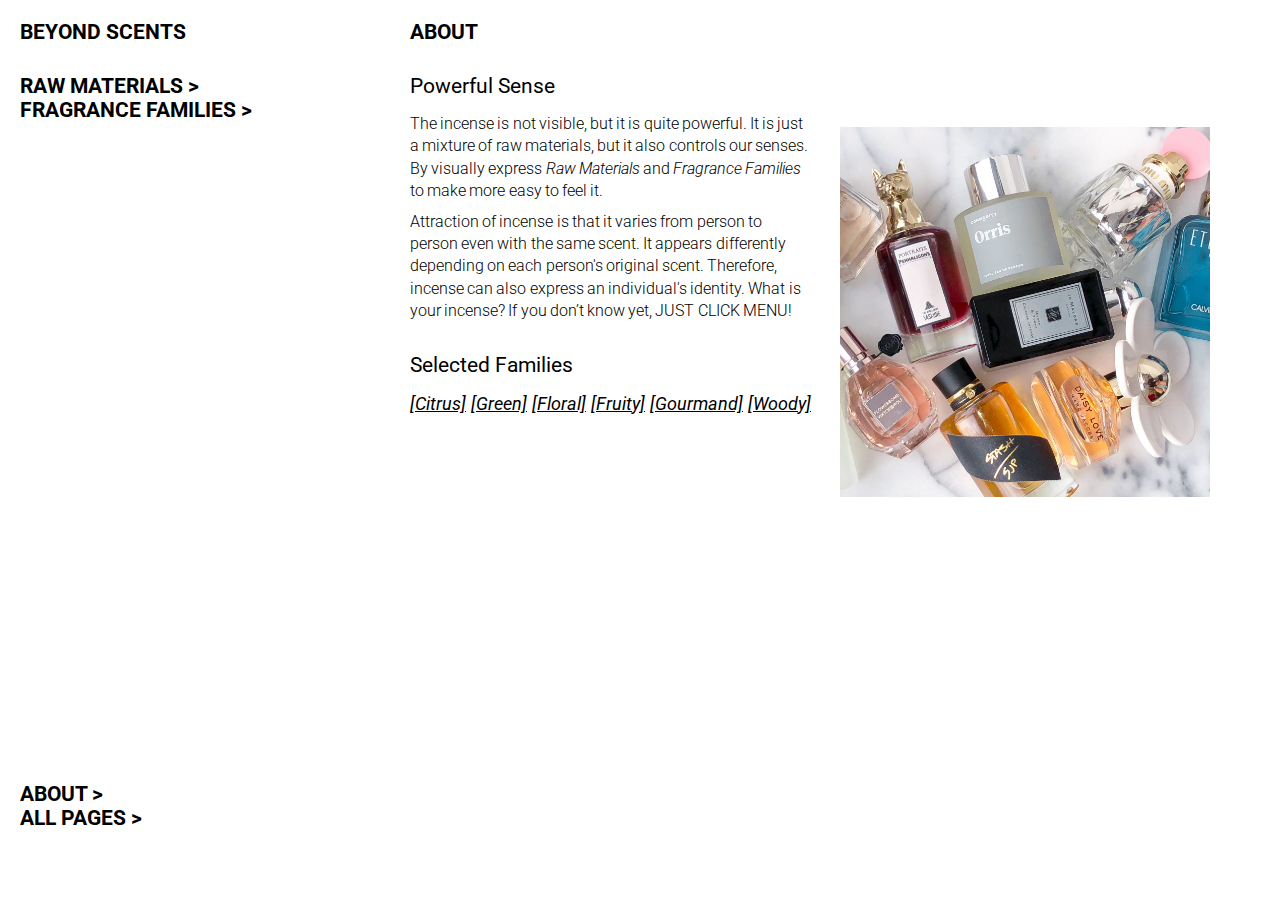
<file: j.html>
<!DOCTYPE html>
<html>
<head>
	<meta charset="utf-8">
	<title>BEYOND SCENTS</title>
	<link href="https://fonts.googleapis.com/css2?family=Roboto:ital,wght@0,100;0,300;0,400;0,500;0,700;0,900;1,100;1,300;1,400;1,500;1,700;1,900&display=swap" rel="stylesheet">
	<link rel="stylesheet" type="text/css" href="./css/style.css">
	<meta name="description" content="To express the scent through various senses.">
	<meta property="og:type" content="website">
	<meta property="og:url" content="https://min-jii.github.io/06-15-index/">
	<meta property="og:image" content="./img/img0.jpg">
	<meta property="og:title" content="BEYOND SCENTS">
	<meta property="og:description" content="To express the scent through various senses.">
	<link rel="shortcut icon" href="./img/favicon.ico" type="image/x-icon">
	<link rel="icon" href="./img/favicon.ico" type="image/x-icon">
</head>
<body>
	<section>
		<div class="row flexbox">
			<div class="row col-3 grayhover">
				<div>
					<h1>
					<a href="index.html" target="_new" class="menu">BEYOND SCENTS</a>
					</h1>
					<h1 style="margin-top: 30px;">
					<a href="a.html" target="_new" class="menu">RAW MATERIALS ></a>
					<a href="b.html" target="_new" class="menu">FRAGRANCE FAMILIES ></a>
					</h1>
				</div>
				<div style="margin-top: 660px;">
					<h1>
					<a href="j.html" target="_new" class="menu">ABOUT ></a><br>
					<a href="i.html" target="_new" class="menu">ALL PAGES ></a><br>
					</h1>
				</div>	
			</div>
			<div class="row col-1"></div>
			<div class="row col-4" style="margin-left: 10px;">
				<h1 style="margin-top: 10px;">ABOUT</h1>
				<h2 style="margin-top: 30px;">Powerful Sense</h2>
				<p style="margin-top: 15px;">The incense is not visible, but it is quite powerful.
				It is just a mixture of raw materials, but it also controls our senses.
				By visually express <i>Raw Materials</i> and <i>Fragrance Families</i> to make more easy to feel it.</p>
				<p> Attraction of incense is that it varies from person to person even with the same scent. It appears differently depending on each person's original scent. Therefore, incense can also express an individual's identity. What is your incense? If you don’t know yet, JUST CLICK MENU!</p>
				<h2 style="margin-top: 30px;">Selected Families</h2>
				<div style="margin-left: 0px; margin-top: 15px;" class="flexbox">
					<p class="abmenu citrushover"><i><a href="c.html" target="_new" class="menu">[Citrus]</a>
					</i></p>
					<p class="abmenu greenhover"><i><a href="d.html" target="_new" class="menu">[Green]</a>
					</i></p>
					<p class="abmenu floralhover"><i><a href="e.html" target="_new" class="menu">[Floral]</a>
					</i></p>
					<p class="abmenu fruityhover"><i><a href="f.html" target="_new" class="menu">[Fruity]</a>
					</i></p>
					<p class="abmenu gourmandhover"><i><a href="g.html" target="_new" class="menu">[Gourmand]
					</a></i></p>
					<p class="abmenu woodyhover"><i><a href="h.html" target="_new" class="menu" style="margin-right: 0px;">[Woody]</a>
					</i></p>
				</div>	
			</div>
			<div class="row col-4">
				<img src="./img/img34.jpg" style="padding-top: 117px; margin-left: 15px;">
			</div>
		</div>	
	</section>
</body>	
</html>
</file>
<file: css/style.css>
html{font-family: 'Roboto', sans-serif;}
		body,h1,h2,h3,p,div,ul,li,img{
			margin: 0;
			padding: 0;
		}
		h1{
			font-weight: 700;
			font-size: 1.3rem;
			word-spacing: -0.2px;
		}	
		h2{
			font-weight: 400;
			font-size: 1.3rem;
			word-spacing: -0.5px;
		}
		h3{
			font-weight: 500;
			font-size: 1.3rem;
			word-spacing: -0.5px;
			margin-top: 30px;
			margin-bottom: 20px;
		}
		h4{
			font-weight: 500;
			font-size: 1.1rem;
			word-spacing: -0.5px;
		}
		p{
			margin-bottom: 8px;
			font-weight: 300;
			line-height: 1.4;
			font-size: 1rem;
			word-spacing: -0.8px;
		}
		img{
			display: block;
			width: 100%;
		}
		a{
			color: black;
		}
		.grayhover a:hover{
           color: gray;
     	 }
		.whitehover a:hover{
           color: white;
     	 }
     	.citrushover a:hover{
           color: #ee7316;
       	}
       	.greenhover a:hover{
           color: #729038;
       	}
       	.floralhover a:hover{
           color: #e58c90;
       	}
       	.fruityhover a:hover{
           color: #e94e37;
       	}
       	.gourmandhover a:hover{
           color: #714c35;
       	}
       	.woodyhover a:hover{
           color: #434d3f;
       	}
       	.abmenu{
       		font-weight: 400;
       		font-size: 1.1rem;
       		text-decoration: underline;
       		margin-right: 5px;
       	}
		.row{
			position: relative;
			width: 1200px;
			word-break: keep-all;
		}
		.row div{
			margin-top: 10px;
			margin-left: 10px;			
		}
		.flexbox{
			display: flex;
		}
		.menu{
			color: black;
			text-decoration: none;
		}
		
		.pagemenu{
			text-decoration: none;
			font-weight: 400;
		}
		.pagenumber{
			font-weight: 400;
			margin-left: 65px;
			font-size: 0.8rem;
		}
		.pagefont{
			font-size: 0.9rem;
		}
		.col-1{
			width: 8.33%;
			margin: 0px 5px;
		}
		.col-2{
			width: 16.66%;
			margin: 0px 5px;
		}
		.col-3{
			width: 25%;
			margin: 0px 5px;
		}
		.col-4{
			width: 33.33%;
			margin: 0px 5px;
		}
		.col-5{
			width: 41.66%;
			margin: 0px 5px;
		}
		.col-6{
			width: 50%
			margin: 0px 5px;
		}
		.col-7{
			width: 58.33%;
			margin: 0px 5px;
		}
		.col-8{
			width: 66.66%;
			margin: 0px 5px;
		}
		.col-9{
			width: 74.99%;
			margin: 0px 5px;
		}
		.col-10{
			width: 83.32%;
			margin: 0px 5px;
		}	
		.col-11{
			width: 91.66%;
			margin: 0px 5px;
		}
		.col-12{
			width: 100%;
			margin: 0px 5px;
		}
		.smalltext{
			font-weight: 700;
			color: white;
			font-size: 0.9rem;
		}
</file>
<file: css/c.css>
body{perspective: 2000px;}
		#abs1{
			position: absolute;
			width: 400px;
			left: -70px;
			top: -20px;
			animation: a 2.5s linear infinite alternate;
		}
		#abs2{
			position: absolute;
			width: 380px;
			left: 280px;
			top: -10px;	
			animation: b 2.5s linear infinite alternate-reverse;
		}
		#abs3{
			position: absolute;
			width: 400px;
			left: -80px;
			top: 400px;
			animation: c 2.5s linear infinite alternate;
		}
		#abs4{
			position: absolute;
			width: 400px;
			left: 300px;
			top: 400px;	
			animation: d 2.5s linear infinite alternate-reverse;
		}
		#abs5{
			position: absolute;
			left: 180px;
			top: 90px;	
		}	
		#abs6{
			position: absolute;
			left: 520px;
			top: 110px;	
		}	
		#abs7{
			position: absolute;
			left: 180px;
			top: 700px;	
		}	
		#abs8{
			position: absolute;
			left: 550px;
			top: 515px;	
		}
		@keyframes a{
			0%{}
			100%{transform: rotate3d(0.3,1,0.5,30deg);}
		}
		@keyframes b{
			0%{}
			100%{transform: rotate3d(0.5,1,0.3,40deg);}
		}
		@keyframes c{
			0%{}
			100%{transform: rotate3d(0.3,1,0.5,20deg);}
		}
		@keyframes d{
			0%{}
			100%{transform: rotate3d(0.3,0.3,0.3,30deg);}
		}
</file>
<file: css/d.css>
body{perspective: 2000px;}
		#abs9{
			position: absolute;
			width: 390px;
			left: -70px;
			top: -30px;	
			animation: e 2.5s linear infinite alternate;
		}
		#abs10{
			position: absolute;
			width: 380px;
			left: 280px;
			top: -10px;	
			animation: f 2.5s linear infinite alternate-reverse;
		}
		#abs11{
			position: absolute;
			width: 410px;
			left: -80px;
			top: 400px;	
			animation: g 2.5s linear infinite alternate;
		}
		#abs12{
			position: absolute;
			width: 410px;
			left: 280px;
			top: 400px;
			animation: h 2.5s linear infinite alternate-reverse;	
		}
		#abs13{
			position: absolute;
			left: 180px;
			top: 105px;	
		}	
		#abs14{
			position: absolute;
			left: 520px;
			top: 95px;	
		}	
		#abs15{
			position: absolute;
			left: 210px;
			top: 700px;	
		}	
		#abs16{
			position: absolute;
			left: 535px;
			top: 510px;	
		}
		@keyframes e{
			0%{}
			100%{transform: rotate3d(0.3,1,0.5,30deg);}
		}
		@keyframes f{
			0%{}
			100%{transform: rotate3d(0.5,1,0.3,40deg);}
		}
		@keyframes g{
			0%{}
			100%{transform: rotate3d(0.3,1,0.5,20deg);}
		}
		@keyframes h{
			0%{}
			100%{transform: rotate3d(0.3,0.3,0.3,30deg);}
		}
</file>
<file: css/e.css>
body{perspective: 2000px;}
		#abs17{
			position: absolute;
			width: 385px;
			left: -80px;
			top: -30px;	
			animation: i 2.5s linear infinite alternate;
		}
		#abs18{
			position: absolute;
			width: 400px;
			left: 280px;
			top: -10px;	
			animation: j 2.5s linear infinite alternate-reverse;
		}
		#abs19{
			position: absolute;
			width: 410px;
			left: -100px;
			top: 420px;	
			animation: k 2.5s linear infinite alternate;
		}
		#abs20{
			position: absolute;
			width: 400px;
			left: 300px;
			top: 400px;	
			animation: l 2.5s linear infinite alternate-reverse;
		}
		#abs21{
			position: absolute;
			left: 180px;
			top: 100px;	
		}	
		#abs22{
			position: absolute;
			left: 520px;
			top: 110px;	
		}	
		#abs23{
			position: absolute;
			left: 190px;
			top: 710px;	
		}	
		#abs24{
			position: absolute;
			left: 560px;
			top: 515px;	
		}
		@keyframes i{
			0%{}
			100%{transform: rotate3d(0.3,1,0.5,30deg);}
		}
		@keyframes j{
			0%{}
			100%{transform: rotate3d(0.5,1,0.3,40deg);}
		}
		@keyframes k{
			0%{}
			100%{transform: rotate3d(0.3,1,0.5,20deg);}
		}
		@keyframes l{
			0%{}
			100%{transform: rotate3d(0.3,0.3,0.3,30deg);}
		}
</file>
<file: css/f.css>
body{perspective: 2000px;}
		#abs25{
			position: absolute;
			width: 400px;
			left: -80px;
			top: -40px;	
			animation: m 2.5s linear infinite alternate;
		}
		#abs26{
			position: absolute;
			width: 400px;
			left: 280px;
			top: -10px;
			animation: n 2.5s linear infinite alternate-reverse;	
		}
		#abs27{
			position: absolute;
			width: 400px;
			left: -90px;
			top: 410px;	
			animation: o 2.5s linear infinite alternate;
		}
		#abs28{
			position: absolute;
			width: 410px;
			left: 270px;
			top: 370px;	
			animation: p 2.5s linear infinite alternate-reverse;
		}
		#abs29{
			position: absolute;
			left: 180px;
			top: 90px;	
		}	
		#abs30{
			position: absolute;
			left: 530px;
			top: 110px;	
		}	
		#abs31{
			position: absolute;
			left: 180px;
			top: 710px;	
		}	
		#abs32{
			position: absolute;
			left: 520px;
			top: 540px;	
		}
		@keyframes m{
			0%{}
			100%{transform: rotate3d(0.3,1,0.5,30deg);}
		}
		@keyframes n{
			0%{}
			100%{transform: rotate3d(0.5,1,0.3,40deg);}
		}
		@keyframes o{
			0%{}
			100%{transform: rotate3d(0.3,1,0.5,20deg);}
		}
		@keyframes p{
			0%{}
			100%{transform: rotate3d(0.3,0.3,0.3,30deg);}
		}
</file>
<file: css/g.css>
body{perspective: 2000px;}
		#abs33{
			position: absolute;
			width: 410px;
			left: -80px;
			top: -40px;	
			animation: q 2.5s linear infinite alternate;
		}
		#abs34{
			position: absolute;
			width: 380px;
			left: 280px;
			top: -20px;	
			animation: r 2.5s linear infinite alternate-reverse;
		}
		#abs35{
			position: absolute;
			width: 390px;
			left: -80px;
			top: 410px;	
			animation: s 2.5s linear infinite alternate;
		}
		#abs36{
			position: absolute;
			width: 380px;
			left: 290px;
			top: 425px;	
			animation: t 2.5s linear infinite alternate-reverse;
		}
		#abs37{
			position: absolute;
			left: 180px;
			top: 130px;	
		}	
		#abs38{
			position: absolute;
			left: 520px;
			top: 105px;	
		}	
		#abs39{
			position: absolute;
			left: 190px;
			top: 698px;	
		}	
		#abs40{
			position: absolute;
			left: 540px;
			top: 525px;	
		}
		@keyframes q{
			0%{}
			100%{transform: rotate3d(0.3,1,0.5,30deg);}
		}
		@keyframes r{
			0%{}
			100%{transform: rotate3d(0.5,1,0.3,40deg);}
		}
		@keyframes s{
			0%{}
			100%{transform: rotate3d(0.3,1,0.5,20deg);}
		}
		@keyframes t{
			0%{}
			100%{transform: rotate3d(0.3,0.3,0.3,30deg);}
		}
</file>
<file: css/h.css>
body{perspective: 2000px;}
		#abs41{
			position: absolute;
			width: 400px;
			left: -70px;
			top: -40px;	
			animation: u 2.5s linear infinite alternate;
		}
		#abs42{
			position: absolute;
			width: 410px;
			left: 280px;
			top: -10px;	
			animation: v 2.5s linear infinite alternate-reverse;
		}
		#abs43{
			position: absolute;
			width: 390px;
			left: -80px;
			top: 400px;	
			animation: w 2.5s linear infinite alternate;
		}
		#abs44{
			position: absolute;
			width: 400px;
			left: 290px;
			top: 410px;	
			animation: x 2.5s linear infinite alternate-reverse;
		}
		#abs45{
			position: absolute;
			left: 195px;
			top: 100px;	
		}	
		#abs46{
			position: absolute;
			left: 540px;
			top: 95px;	
		}	
		#abs47{
			position: absolute;
			left: 190px;
			top: 700px;	
		}	
		#abs48{
			position: absolute;
			left: 545px;
			top: 550px;	
		}
		@keyframes u{
			0%{}
			100%{transform: rotate3d(0.3,1,0.5,30deg);}
		}
		@keyframes v{
			0%{}
			100%{transform: rotate3d(0.5,1,0.3,40deg);}
		}
		@keyframes w{
			0%{}
			100%{transform: rotate3d(0.3,1,0.5,20deg);}
		}
		@keyframes x{
			0%{}
			100%{transform: rotate3d(0.3,0.3,0.3,30deg);}
		}
</file>
